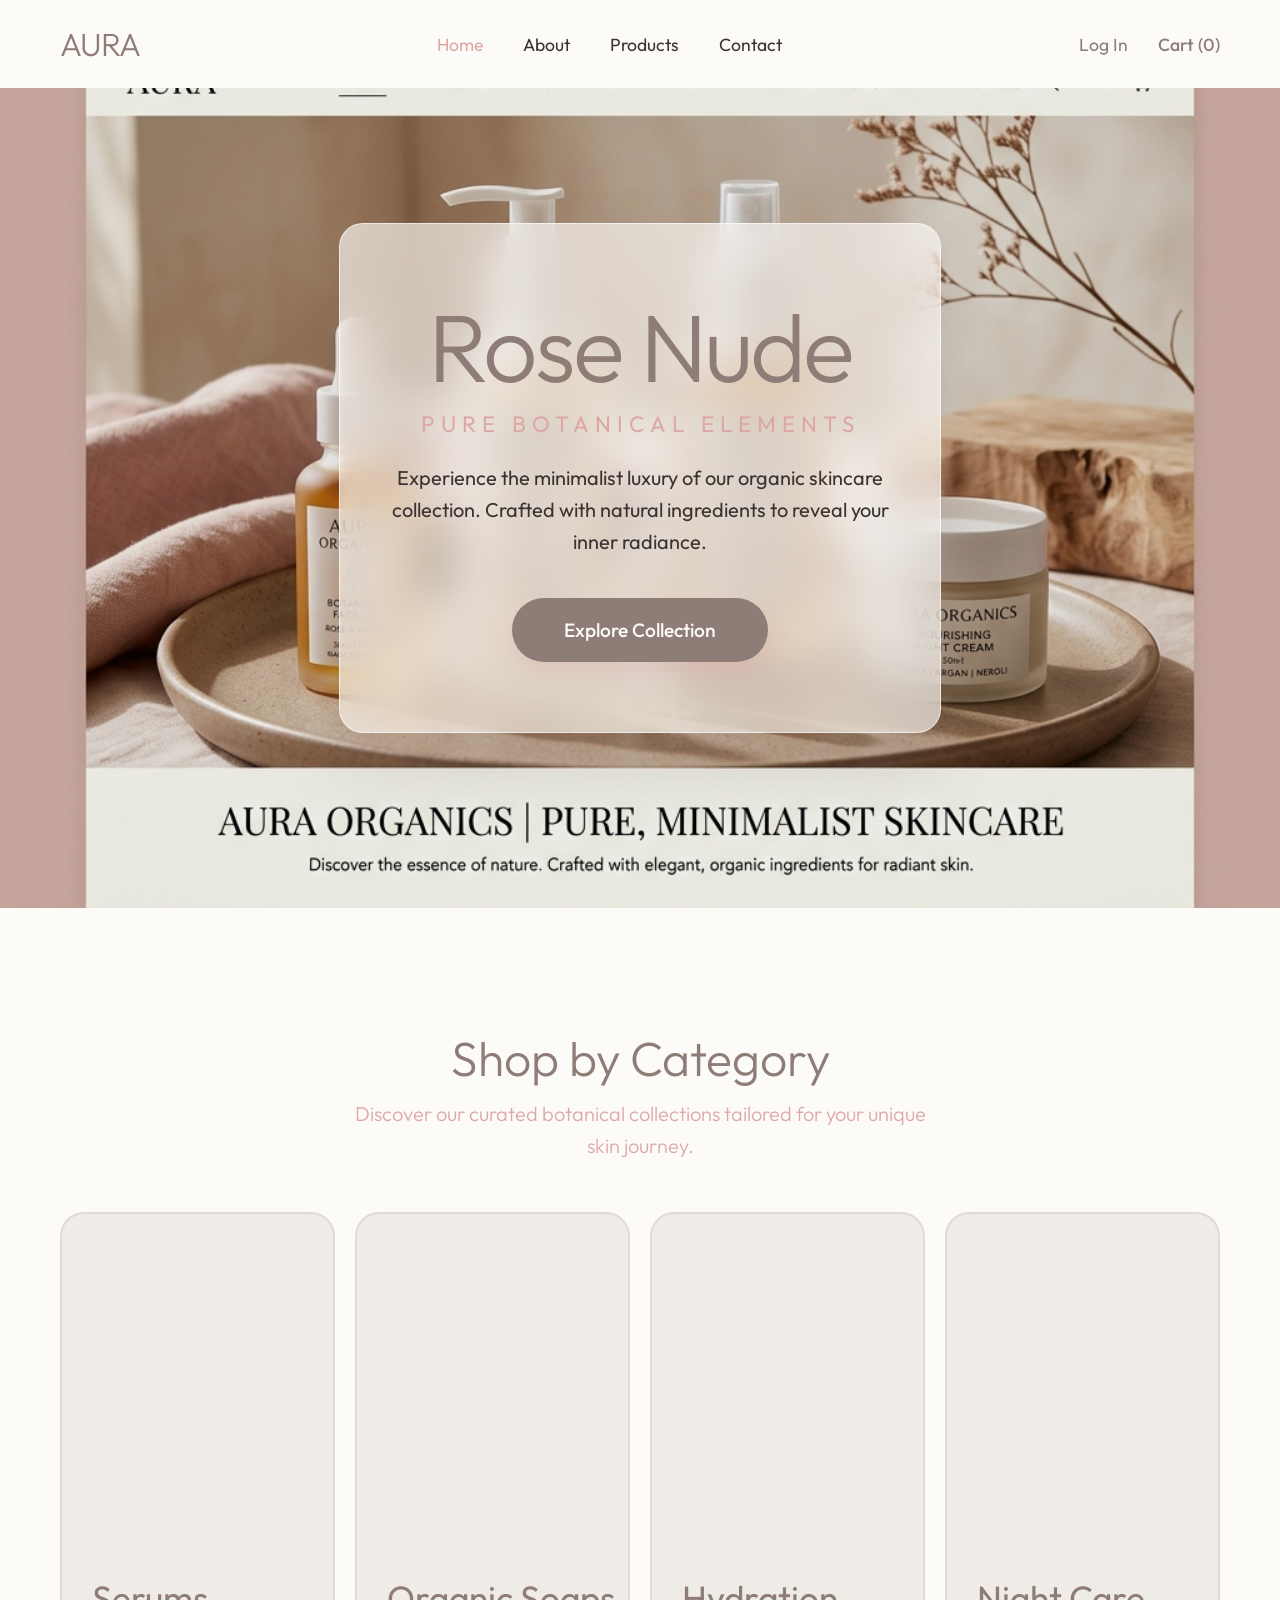
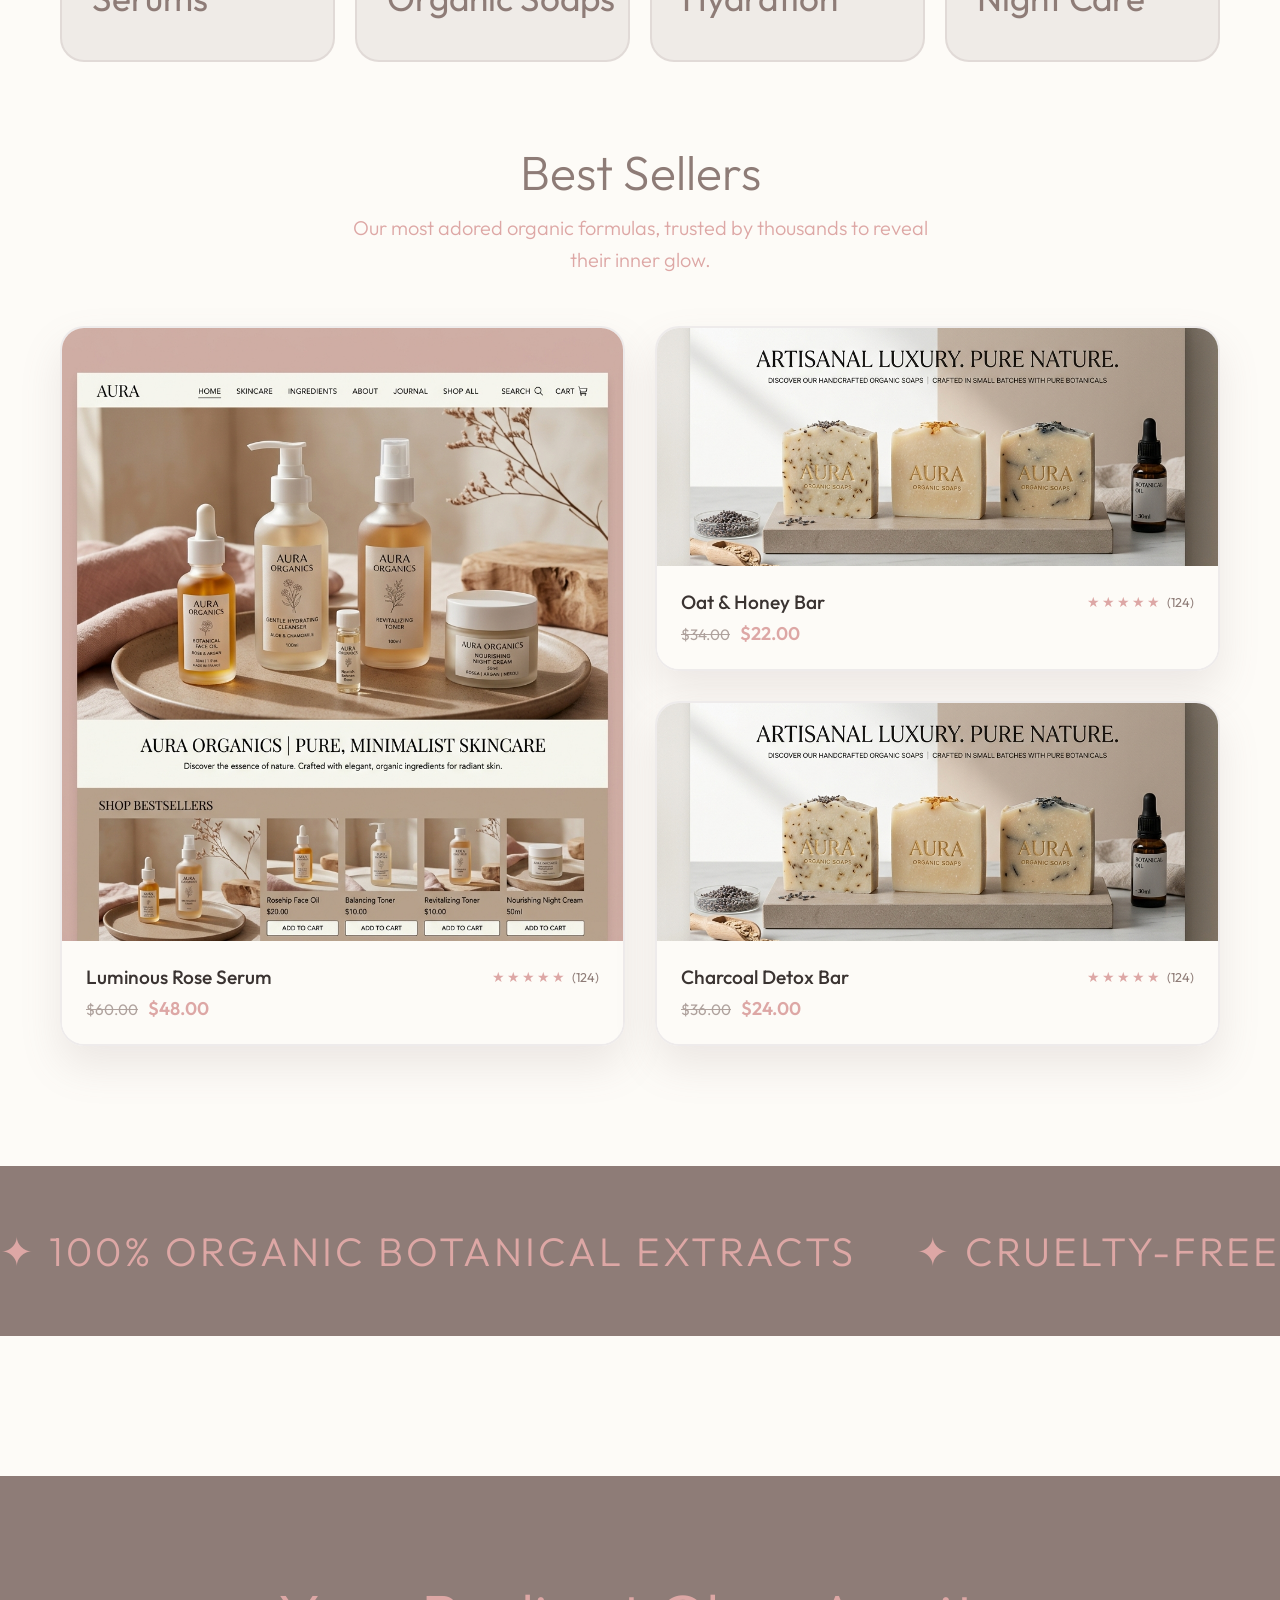
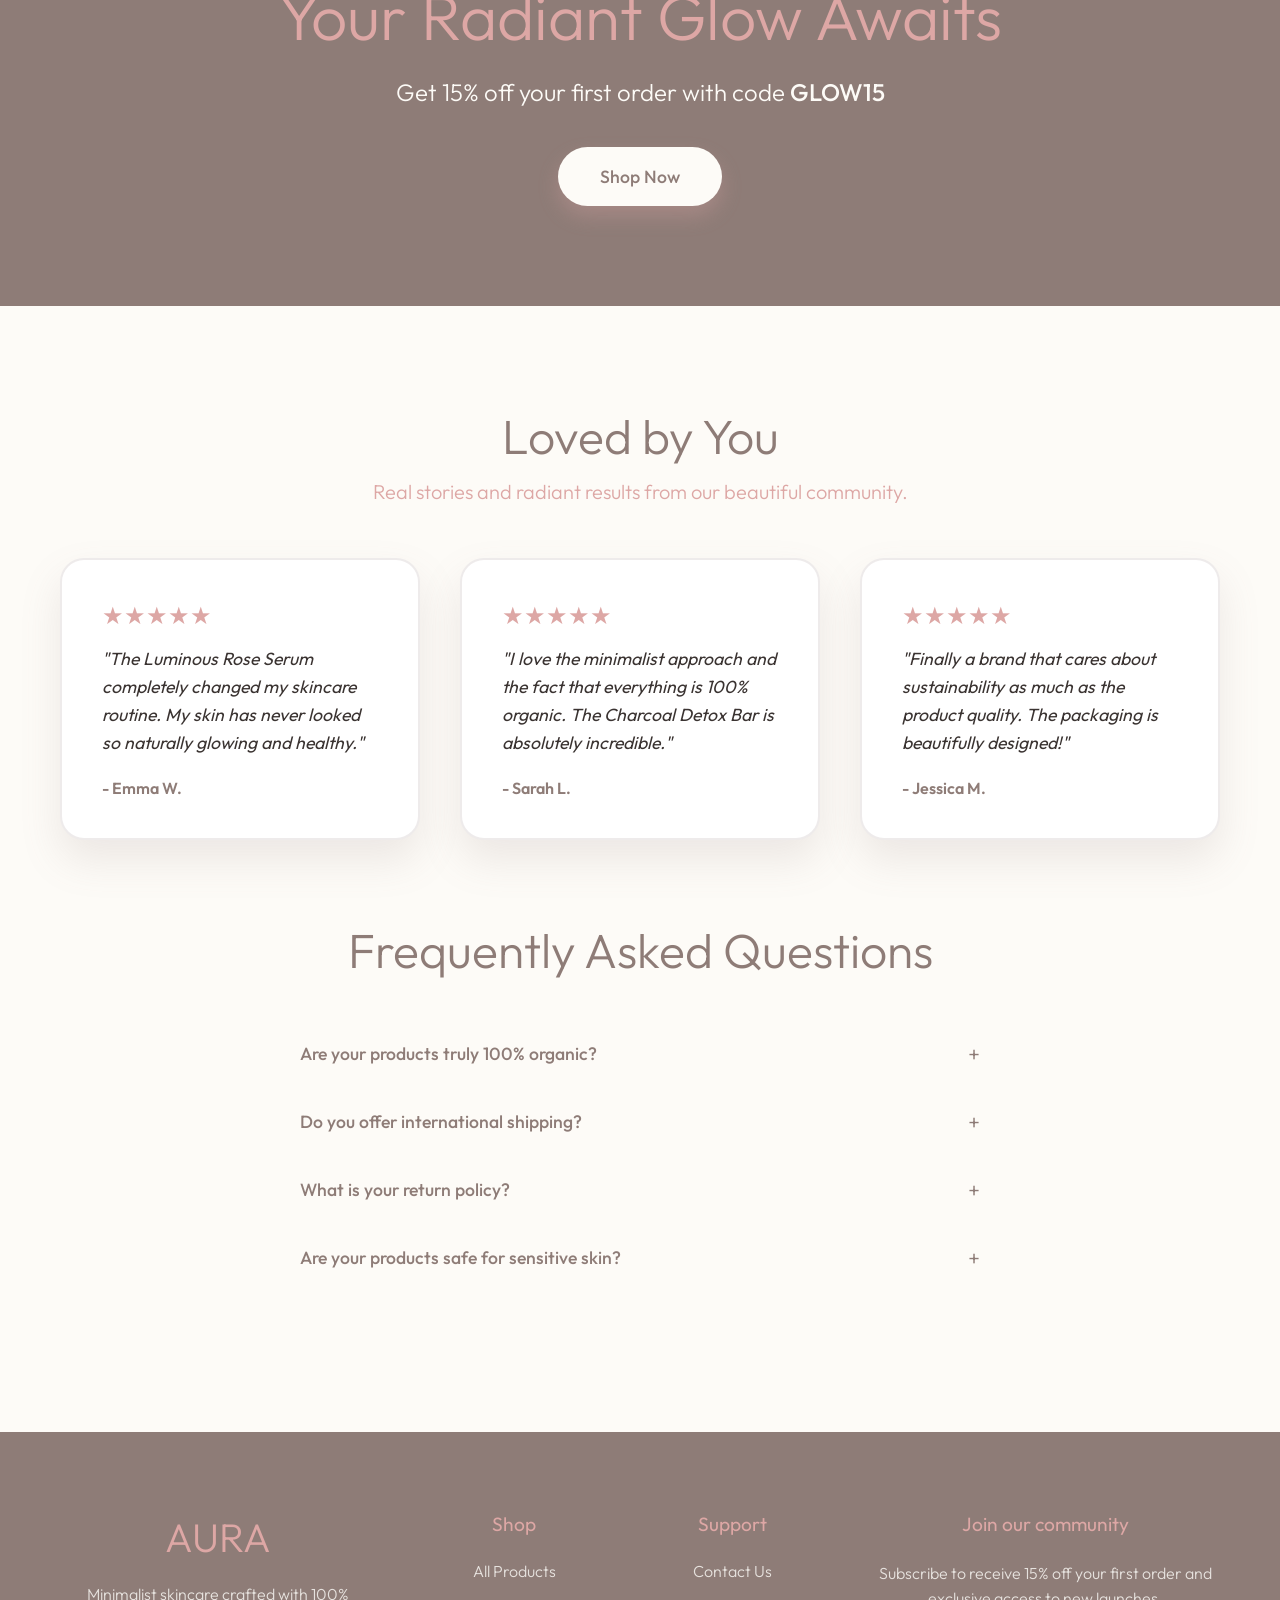
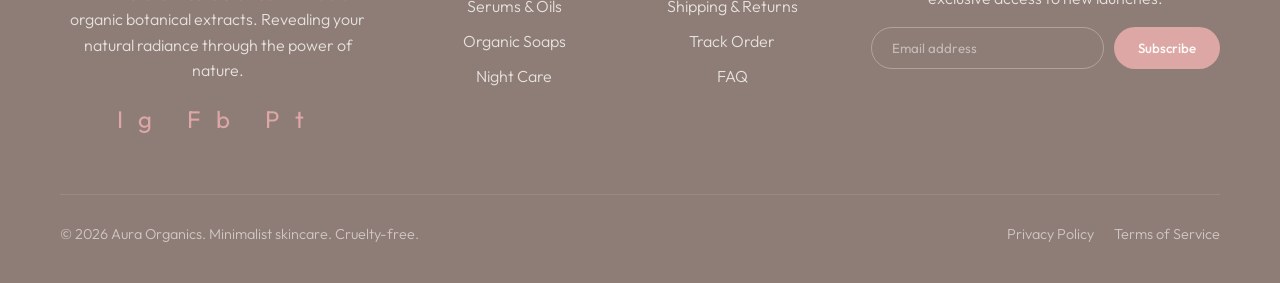
<file: index.html>
<!DOCTYPE html>
<html lang="en">
<head>
    <meta charset="UTF-8">
    <meta name="viewport" content="width=device-width, initial-scale=1.0">
    <title>Rose Nude | Premium Organic Skincare</title>
    <link rel="preconnect" href="https://fonts.googleapis.com">
    <link rel="preconnect" href="https://fonts.gstatic.com" crossorigin>
    <link href="https://fonts.googleapis.com/css2?family=Outfit:wght@300;400;500;600&display=swap" rel="stylesheet">
    <link rel="stylesheet" href="styles.css">
</head>
<body>
    <!-- 1. Header -->
    <nav class="navbar">
        <div class="nav-brand"><a href="index.html">AURA</a></div>
        <ul class="nav-links">
            <li><a href="index.html" style="color: var(--dusty-rose);">Home</a></li>
            <li><a href="about.html">About</a></li>
            <li><a href="products.html">Products</a></li>
            <li><a href="contact.html">Contact</a></li>
        </ul>
        <div style="display: flex; gap: 30px; align-items: center;">
            <a href="login.html" class="nav-cart" style="font-weight: 400;">Log In</a>
            <a href="checkout.html" class="nav-cart">Cart (0)</a>
        </div>
    </nav>

    <!-- 2. Hero Cover -->
    <section class="hero-cover" style="position: relative; height: calc(100vh - 80px); display: flex; align-items: center; justify-content: center; text-align: center; overflow: hidden; margin-bottom: 80px;">
        <div class="hero-bg" style="position: absolute; top: 0; left: 0; width: 100%; height: 100%; z-index: -1;">
            <img src="images/organic_cosmetic_bottles_1779094160746.png" style="width: 100%; height: 100%; object-fit: cover; object-position: center 30%; filter: brightness(0.95);" alt="Modern Cover Background">
        </div>
        
        <div class="hero-content glass-card" style="max-width: 800px; padding: 70px 50px; background: rgba(253, 251, 247, 0.65); backdrop-filter: blur(20px); -webkit-backdrop-filter: blur(20px); border-radius: var(--radius); border: 1px solid rgba(255, 255, 255, 0.6); box-shadow: var(--shadow-hover); margin: 0 20px; transform: translateY(-20px);">
            <h1 style="font-size: 6rem; font-weight: 300; color: var(--warm-taupe); margin-bottom: 10px; letter-spacing: -3px; line-height: 1.1;">Rose Nude</h1>
            <p class="subtitle" style="font-size: 1.4rem; font-weight: 400; color: var(--dusty-rose); margin-bottom: 24px; text-transform: uppercase; letter-spacing: 6px;">Pure Botanical Elements</p>
            <p class="description" style="font-size: 1.25rem; color: var(--text-dark); margin: 0 auto 40px; max-width: 500px; line-height: 1.6;">Experience the minimalist luxury of our organic skincare collection. Crafted with natural ingredients to reveal your inner radiance.</p>
            <a href="products.html" class="cta-button" style="background-color: var(--warm-taupe); color: var(--clean-white); font-size: 1.2rem; padding: 18px 50px;">Explore Collection</a>
        </div>
    </section>

    <!-- 3. Categories (Buttery Accordion) -->
    <section class="categories-section page-container">
        <h2 style="text-align: center; color: var(--warm-taupe); margin-bottom: 10px; font-weight: 300; font-size: 3rem;">Shop by Category</h2>
        <p class="section-subtext">Discover our curated botanical collections tailored for your unique skin journey.</p>
        <div class="category-accordion">
            <div class="acc-panel" onclick="location.href='products.html'">
                <h3>Serums</h3>
                <div class="acc-content"><p>Concentrated active ingredients to naturally illuminate and restore your skin.</p></div>
            </div>
            <div class="acc-panel" onclick="location.href='products.html'">
                <h3>Organic Soaps</h3>
                <div class="acc-content"><p>Handcrafted, cold-pressed soaps infused with pure botanicals and raw honey.</p></div>
            </div>
            <div class="acc-panel" onclick="location.href='products.html'">
                <h3>Hydration</h3>
                <div class="acc-content"><p>Deeply nourishing creams and face oils for a supple, dewy complexion.</p></div>
            </div>
            <div class="acc-panel" onclick="location.href='products.html'">
                <h3>Night Care</h3>
                <div class="acc-content"><p>Revitalizing overnight treatments that work while your skin rests.</p></div>
            </div>
        </div>
    </section>

    <!-- 4. Best Sellers (Bento Grid) -->
    <section class="best-sellers-section page-container">
        <h2 style="text-align: center; color: var(--warm-taupe); margin-bottom: 10px; font-weight: 300; font-size: 3rem;">Best Sellers</h2>
        <p class="section-subtext">Our most adored organic formulas, trusted by thousands to reveal their inner glow.</p>
        <div class="bento-grid home-bento">
            
            <!-- Card 1 -->
            <div class="bento-card card-large" onclick="this.classList.toggle('flipped')">
                <div class="card-inner">
                    <div class="card-front">
                        <div class="image-wrapper">
                            <img src="images/organic_cosmetic_bottles_1779094160746.png" alt="Rose Serum">
                        </div>
                        <div class="card-info">
                            <div class="card-info-header">
                                <h3>Luminous Rose Serum</h3>
                                <div class="card-stars">★★★★★ <span>(124)</span></div>
                            </div>
                            <div class="card-price-group">
                                <del>$60.00</del>
                                <span class="sale-price">$48.00</span>
                            </div>
                        </div>
                    </div>
                    <div class="card-back">
                        <h3>Organic Ingredients</h3>
                        <ul>
                            <li>Damask Rose Extract</li>
                            <li>Cold-pressed Rosehip Oil</li>
                            <li>Vegan Hyaluronic Acid</li>
                            <li>Vitamin E</li>
                        </ul>
                        <a href="product-single.html" class="add-to-cart">View Details</a>
                    </div>
                </div>
            </div>

            <!-- Card 2 -->
            <div class="bento-card card-small" onclick="this.classList.toggle('flipped')">
                <div class="card-inner">
                    <div class="card-front">
                        <div class="image-wrapper">
                            <img src="images/luxury_soap_bars_1779094179620.png" alt="Oat & Honey Soap">
                        </div>
                        <div class="card-info">
                            <div class="card-info-header">
                                <h3>Oat & Honey Bar</h3>
                                <div class="card-stars">★★★★★ <span>(124)</span></div>
                            </div>
                            <div class="card-price-group">
                                <del>$34.00</del>
                                <span class="sale-price">$22.00</span>
                            </div>
                        </div>
                    </div>
                    <div class="card-back">
                        <h3>Organic Ingredients</h3>
                        <ul>
                            <li>Colloidal Oatmeal</li>
                            <li>Raw Manuka Honey</li>
                            <li>Shea Butter</li>
                        </ul>
                        <a href="product-single.html" class="add-to-cart">View Details</a>
                    </div>
                </div>
            </div>

            <!-- Card 3 -->
            <div class="bento-card card-small" onclick="this.classList.toggle('flipped')">
                <div class="card-inner">
                    <div class="card-front">
                        <div class="image-wrapper">
                            <img src="images/luxury_soap_bars_1779094179620.png" alt="Charcoal Soap">
                        </div>
                        <div class="card-info">
                            <div class="card-info-header">
                                <h3>Charcoal Detox Bar</h3>
                                <div class="card-stars">★★★★★ <span>(124)</span></div>
                            </div>
                            <div class="card-price-group">
                                <del>$36.00</del>
                                <span class="sale-price">$24.00</span>
                            </div>
                        </div>
                    </div>
                    <div class="card-back">
                        <h3>Organic Ingredients</h3>
                        <ul>
                            <li>Activated Charcoal</li>
                            <li>Tea Tree Oil</li>
                            <li>Coconut Oil</li>
                        </ul>
                        <a href="product-single.html" class="add-to-cart">View Details</a>
                    </div>
                </div>
            </div>

        </div>
    </section>

    <!-- 5. Trust Badges Marquee -->
    <section class="trust-marquee-section">
        <div class="marquee-track">
            <span class="marquee-item">✦ 100% Organic Botanical Extracts &nbsp;&nbsp;&nbsp; ✦ Cruelty-Free & Vegan &nbsp;&nbsp;&nbsp; ✦ Dermatologist Tested &nbsp;&nbsp;&nbsp; ✦ Sustainable Packaging &nbsp;&nbsp;&nbsp; </span>
            <span class="marquee-item">✦ 100% Organic Botanical Extracts &nbsp;&nbsp;&nbsp; ✦ Cruelty-Free & Vegan &nbsp;&nbsp;&nbsp; ✦ Dermatologist Tested &nbsp;&nbsp;&nbsp; ✦ Sustainable Packaging &nbsp;&nbsp;&nbsp; </span>
        </div>
    </section>

    <!-- 6. Promo Banner -->
    <section class="promo-banner" style="background-color: var(--warm-taupe); color: var(--clean-white); padding: 100px 20px; text-align: center; margin: 60px 0;">
        <h2 style="font-size: 4rem; font-weight: 300; margin-bottom: 20px; color: var(--dusty-rose);">Your Radiant Glow Awaits</h2>
        <p style="font-size: 1.5rem; margin-bottom: 40px; font-weight: 300;">Get 15% off your first order with code <strong style="color: var(--clean-white); font-weight: 500;">GLOW15</strong></p>
        <a href="products.html" class="cta-button" style="background-color: var(--clean-white); color: var(--warm-taupe);">Shop Now</a>
    </section>

    <!-- 7. Reviews -->
    <section class="reviews-section page-container">
        <h2 style="text-align: center; color: var(--warm-taupe); margin-bottom: 10px; font-weight: 300; font-size: 3rem;">Loved by You</h2>
        <p class="section-subtext">Real stories and radiant results from our beautiful community.</p>
        <div class="reviews-grid" style="display: grid; grid-template-columns: repeat(3, 1fr); gap: 40px;">
            <div class="review-card">
                <div class="stars" style="color: var(--dusty-rose); margin-bottom: 15px; font-size: 1.5rem;">★★★★★</div>
                <p>"The Luminous Rose Serum completely changed my skincare routine. My skin has never looked so naturally glowing and healthy."</p>
                <span class="author">- Emma W.</span>
            </div>
            <div class="review-card">
                <div class="stars" style="color: var(--dusty-rose); margin-bottom: 15px; font-size: 1.5rem;">★★★★★</div>
                <p>"I love the minimalist approach and the fact that everything is 100% organic. The Charcoal Detox Bar is absolutely incredible."</p>
                <span class="author">- Sarah L.</span>
            </div>
            <div class="review-card">
                <div class="stars" style="color: var(--dusty-rose); margin-bottom: 15px; font-size: 1.5rem;">★★★★★</div>
                <p>"Finally a brand that cares about sustainability as much as the product quality. The packaging is beautifully designed!"</p>
                <span class="author">- Jessica M.</span>
            </div>
        </div>
    </section>

    <!-- 8. Footer -->
    <!-- Global FAQ -->
    <section class="global-faq-section page-container fade-up">
        <h2 class="page-title" style="margin-bottom: 40px; font-size: 3rem;">Frequently Asked Questions</h2>
        <div class="vertical-accordion">
            <div class="accordion-item">
                <button class="accordion-header" onclick="toggleAccordion(this)">
                    Are your products truly 100% organic? <span class="icon">+</span>
                </button>
                <div class="accordion-content">
                    <p>Yes. Every botanical extract, oil, and butter we use is certified organic, sourced from sustainable farms without the use of pesticides or synthetic fertilizers.</p>
                </div>
            </div>
            <div class="accordion-item">
                <button class="accordion-header" onclick="toggleAccordion(this)">
                    Do you offer international shipping? <span class="icon">+</span>
                </button>
                <div class="accordion-content">
                    <p>We currently ship to the US, Canada, UK, and select countries in the EU. International shipping rates are calculated at checkout.</p>
                </div>
            </div>
            <div class="accordion-item">
                <button class="accordion-header" onclick="toggleAccordion(this)">
                    What is your return policy? <span class="icon">+</span>
                </button>
                <div class="accordion-content">
                    <p>We offer a 30-day money-back guarantee. If you are not completely satisfied with your Aura Organics purchase, simply return the gently used product for a full refund.</p>
                </div>
            </div>
            <div class="accordion-item">
                <button class="accordion-header" onclick="toggleAccordion(this)">
                    Are your products safe for sensitive skin? <span class="icon">+</span>
                </button>
                <div class="accordion-content">
                    <p>Absolutely. Our minimalist approach means we formulate without harsh chemicals, synthetic fragrances, or common irritants, making our collection ideal for sensitive skin.</p>
                </div>
            </div>
        </div>
    </section>

    <!-- Global Footer -->
    <footer class="global-footer fade-up">
        <div class="footer-container">
            <div class="footer-col brand-col">
                <h2>AURA</h2>
                <p>Minimalist skincare crafted with 100% organic botanical extracts. Revealing your natural radiance through the power of nature.</p>
                <div style="font-size: 1.5rem; letter-spacing: 15px; margin-top: 20px;">
                    <a href="#" style="color: var(--dusty-rose); text-decoration: none;">Ig</a>
                    <a href="#" style="color: var(--dusty-rose); text-decoration: none;">Fb</a>
                    <a href="#" style="color: var(--dusty-rose); text-decoration: none;">Pt</a>
                </div>
            </div>
            <div class="footer-col">
                <h3>Shop</h3>
                <ul>
                    <li><a href="products.html">All Products</a></li>
                    <li><a href="products.html">Serums & Oils</a></li>
                    <li><a href="products.html">Organic Soaps</a></li>
                    <li><a href="products.html">Night Care</a></li>
                </ul>
            </div>
            <div class="footer-col">
                <h3>Support</h3>
                <ul>
                    <li><a href="contact.html">Contact Us</a></li>
                    <li><a href="#">Shipping & Returns</a></li>
                    <li><a href="#">Track Order</a></li>
                    <li><a href="#">FAQ</a></li>
                </ul>
            </div>
            <div class="footer-col newsletter-col">
                <h3>Join our community</h3>
                <p style="margin-bottom: 15px;">Subscribe to receive 15% off your first order and exclusive access to new launches.</p>
                <div class="newsletter-form">
                    <input type="email" placeholder="Email address">
                    <button type="button" onclick="alert('Subscribed successfully!')">Subscribe</button>
                </div>
            </div>
        </div>
        <div class="footer-bottom">
            <div>&copy; 2026 Aura Organics. Minimalist skincare. Cruelty-free.</div>
            <div style="display: flex; gap: 20px;">
                <a href="#" style="color: inherit; text-decoration: none;">Privacy Policy</a>
                <a href="#" style="color: inherit; text-decoration: none;">Terms of Service</a>
            </div>
        </div>
    </footer>

    <script src="script.js"></script>
</body>
</html>
</file>
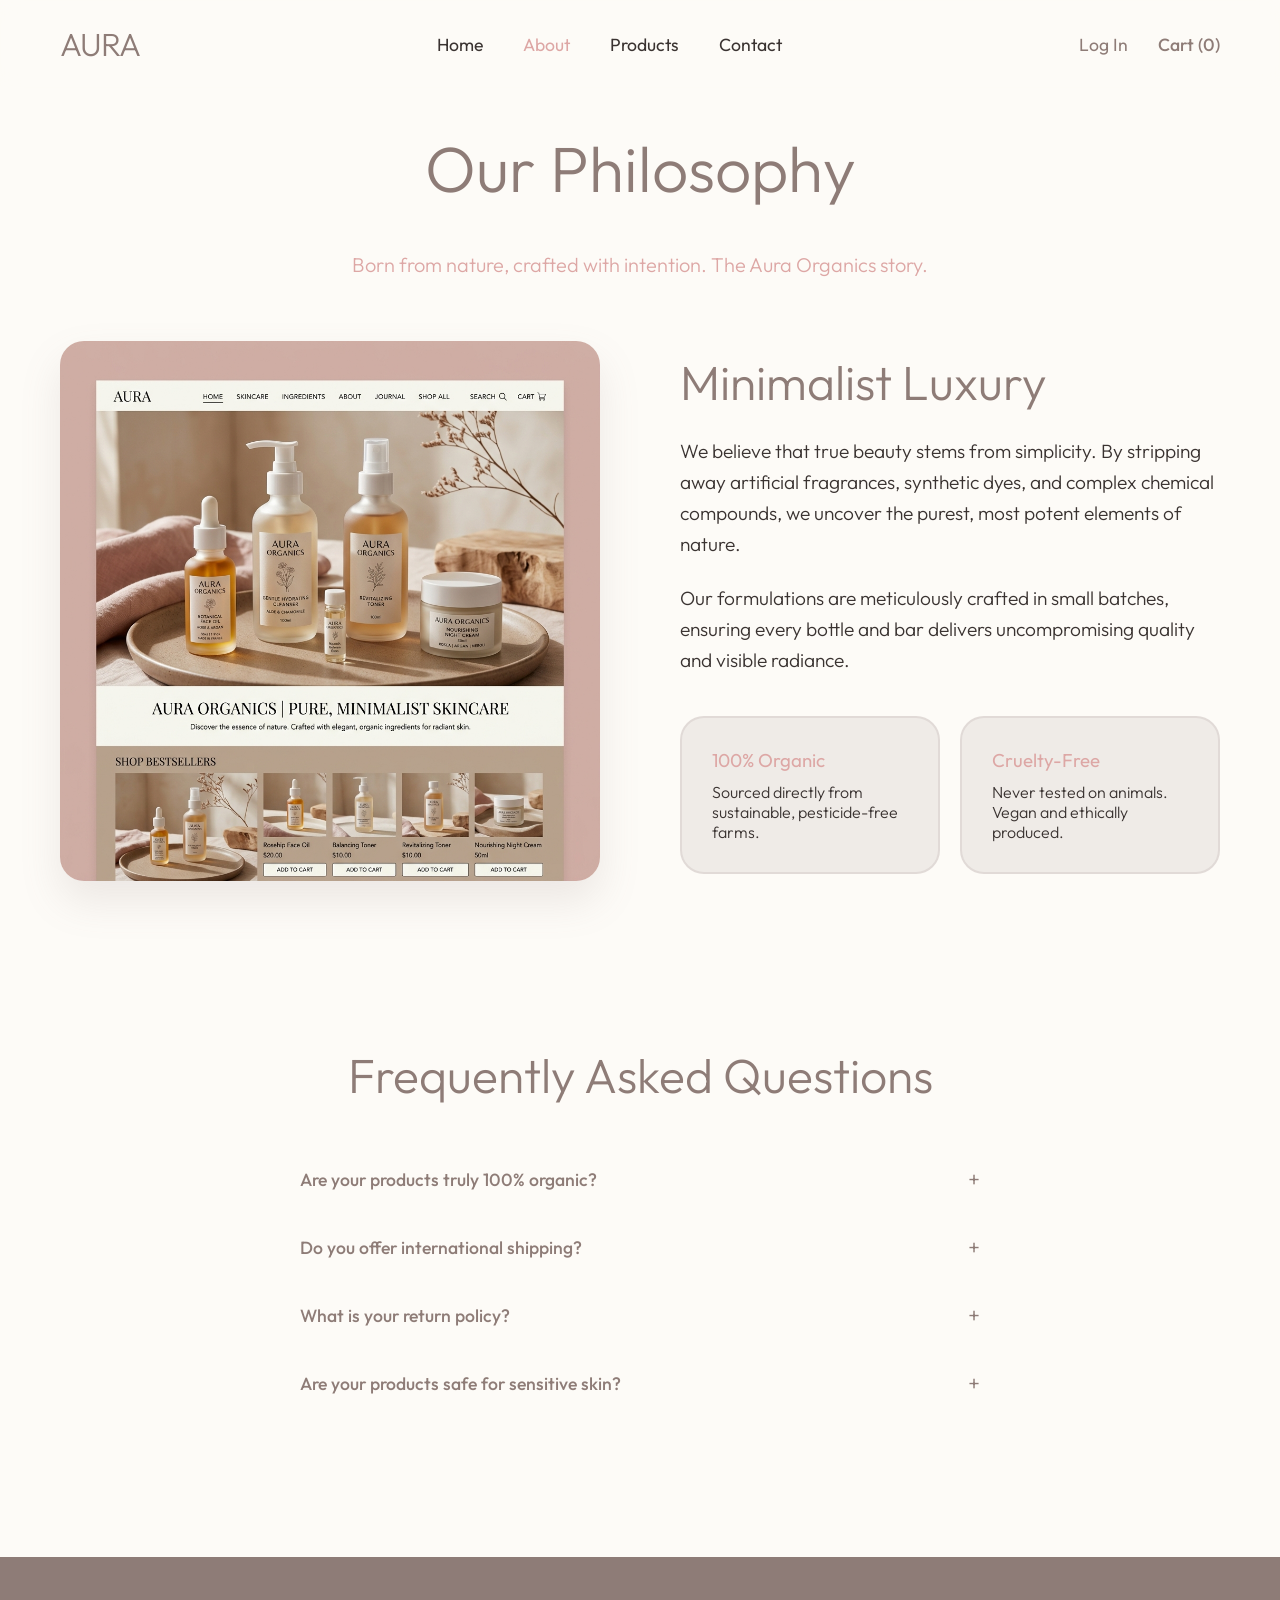
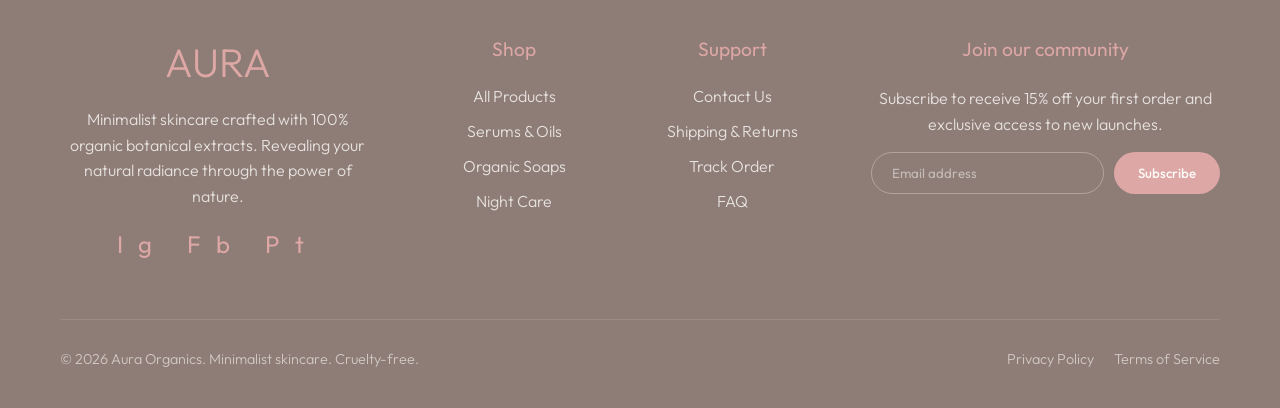
<file: about.html>
<!DOCTYPE html>
<html lang="en">
<head>
    <meta charset="UTF-8">
    <meta name="viewport" content="width=device-width, initial-scale=1.0">
    <title>About Us | Rose Nude</title>
    <link href="https://fonts.googleapis.com/css2?family=Outfit:wght@300;400;500;600&display=swap" rel="stylesheet">
    <link rel="stylesheet" href="styles.css">
</head>
<body>
    <nav class="navbar">
        <div class="nav-brand"><a href="index.html">AURA</a></div>
        <ul class="nav-links">
            <li><a href="index.html">Home</a></li>
            <li><a href="about.html" style="color: var(--dusty-rose);">About</a></li>
            <li><a href="products.html">Products</a></li>
            <li><a href="contact.html">Contact</a></li>
        </ul>
        <div style="display: flex; gap: 30px; align-items: center;">
            <a href="login.html" class="nav-cart" style="font-weight: 400;">Log In</a>
            <a href="checkout.html" class="nav-cart">Cart (0)</a>
        </div>
    </nav>

    <div class="page-container">
        <h1 class="page-title fade-up">Our Philosophy</h1>
        <p class="section-subtext fade-up">Born from nature, crafted with intention. The Aura Organics story.</p>
        
        <div class="split-layout fade-up" style="min-height: auto; margin-top: 60px; gap: 80px; align-items: center; padding: 0;">
            <div style="flex: 1;">
                <img src="images/organic_cosmetic_bottles_1779094160746.png" style="width: 100%; border-radius: var(--radius); box-shadow: var(--shadow-soft);" alt="Aura Philosophy">
            </div>
            <div style="flex: 1;">
                <h2 style="font-size: 3rem; font-weight: 300; color: var(--warm-taupe); margin-bottom: 24px;">Minimalist Luxury</h2>
                <p style="font-size: 1.2rem; line-height: 1.6; margin-bottom: 24px; font-weight: 300;">We believe that true beauty stems from simplicity. By stripping away artificial fragrances, synthetic dyes, and complex chemical compounds, we uncover the purest, most potent elements of nature.</p>
                <p style="font-size: 1.2rem; line-height: 1.6; margin-bottom: 40px; font-weight: 300;">Our formulations are meticulously crafted in small batches, ensuring every bottle and bar delivers uncompromising quality and visible radiance.</p>
                
                <div style="display: grid; grid-template-columns: 1fr 1fr; gap: 20px;">
                    <div style="background: #EFEBE7; padding: 30px; border-radius: var(--radius); border: var(--border-soft);">
                        <h3 style="color: var(--dusty-rose); margin-bottom: 10px; font-weight: 400;">100% Organic</h3>
                        <p style="font-weight: 300;">Sourced directly from sustainable, pesticide-free farms.</p>
                    </div>
                    <div style="background: #EFEBE7; padding: 30px; border-radius: var(--radius); border: var(--border-soft);">
                        <h3 style="color: var(--dusty-rose); margin-bottom: 10px; font-weight: 400;">Cruelty-Free</h3>
                        <p style="font-weight: 300;">Never tested on animals. Vegan and ethically produced.</p>
                    </div>
                </div>
            </div>
        </div>
    </div>

    <!-- Global FAQ -->
    <section class="global-faq-section page-container fade-up" style="margin-top: 80px;">
        <h2 class="page-title" style="margin-bottom: 40px; font-size: 3rem;">Frequently Asked Questions</h2>
        <div class="vertical-accordion">
            <div class="accordion-item">
                <button class="accordion-header" onclick="toggleAccordion(this)">
                    Are your products truly 100% organic? <span class="icon">+</span>
                </button>
                <div class="accordion-content">
                    <p>Yes. Every botanical extract, oil, and butter we use is certified organic, sourced from sustainable farms without the use of pesticides or synthetic fertilizers.</p>
                </div>
            </div>
            <div class="accordion-item">
                <button class="accordion-header" onclick="toggleAccordion(this)">
                    Do you offer international shipping? <span class="icon">+</span>
                </button>
                <div class="accordion-content">
                    <p>We currently ship to the US, Canada, UK, and select countries in the EU. International shipping rates are calculated at checkout.</p>
                </div>
            </div>
            <div class="accordion-item">
                <button class="accordion-header" onclick="toggleAccordion(this)">
                    What is your return policy? <span class="icon">+</span>
                </button>
                <div class="accordion-content">
                    <p>We offer a 30-day money-back guarantee. If you are not completely satisfied with your Aura Organics purchase, simply return the gently used product for a full refund.</p>
                </div>
            </div>
            <div class="accordion-item">
                <button class="accordion-header" onclick="toggleAccordion(this)">
                    Are your products safe for sensitive skin? <span class="icon">+</span>
                </button>
                <div class="accordion-content">
                    <p>Absolutely. Our minimalist approach means we formulate without harsh chemicals, synthetic fragrances, or common irritants, making our collection ideal for sensitive skin.</p>
                </div>
            </div>
        </div>
    </section>

    <!-- Global Footer -->
    <footer class="global-footer fade-up">
        <div class="footer-container">
            <div class="footer-col brand-col">
                <h2>AURA</h2>
                <p>Minimalist skincare crafted with 100% organic botanical extracts. Revealing your natural radiance through the power of nature.</p>
                <div style="font-size: 1.5rem; letter-spacing: 15px; margin-top: 20px;">
                    <a href="#" style="color: var(--dusty-rose); text-decoration: none;">Ig</a>
                    <a href="#" style="color: var(--dusty-rose); text-decoration: none;">Fb</a>
                    <a href="#" style="color: var(--dusty-rose); text-decoration: none;">Pt</a>
                </div>
            </div>
            <div class="footer-col">
                <h3>Shop</h3>
                <ul>
                    <li><a href="products.html">All Products</a></li>
                    <li><a href="products.html">Serums & Oils</a></li>
                    <li><a href="products.html">Organic Soaps</a></li>
                    <li><a href="products.html">Night Care</a></li>
                </ul>
            </div>
            <div class="footer-col">
                <h3>Support</h3>
                <ul>
                    <li><a href="contact.html">Contact Us</a></li>
                    <li><a href="#">Shipping & Returns</a></li>
                    <li><a href="#">Track Order</a></li>
                    <li><a href="#">FAQ</a></li>
                </ul>
            </div>
            <div class="footer-col newsletter-col">
                <h3>Join our community</h3>
                <p style="margin-bottom: 15px;">Subscribe to receive 15% off your first order and exclusive access to new launches.</p>
                <div class="newsletter-form">
                    <input type="email" placeholder="Email address">
                    <button type="button" onclick="alert('Subscribed successfully!')">Subscribe</button>
                </div>
            </div>
        </div>
        <div class="footer-bottom">
            <div>&copy; 2026 Aura Organics. Minimalist skincare. Cruelty-free.</div>
            <div style="display: flex; gap: 20px;">
                <a href="#" style="color: inherit; text-decoration: none;">Privacy Policy</a>
                <a href="#" style="color: inherit; text-decoration: none;">Terms of Service</a>
            </div>
        </div>
    </footer>

    <script src="script.js"></script>
</body>
</html>
</file>
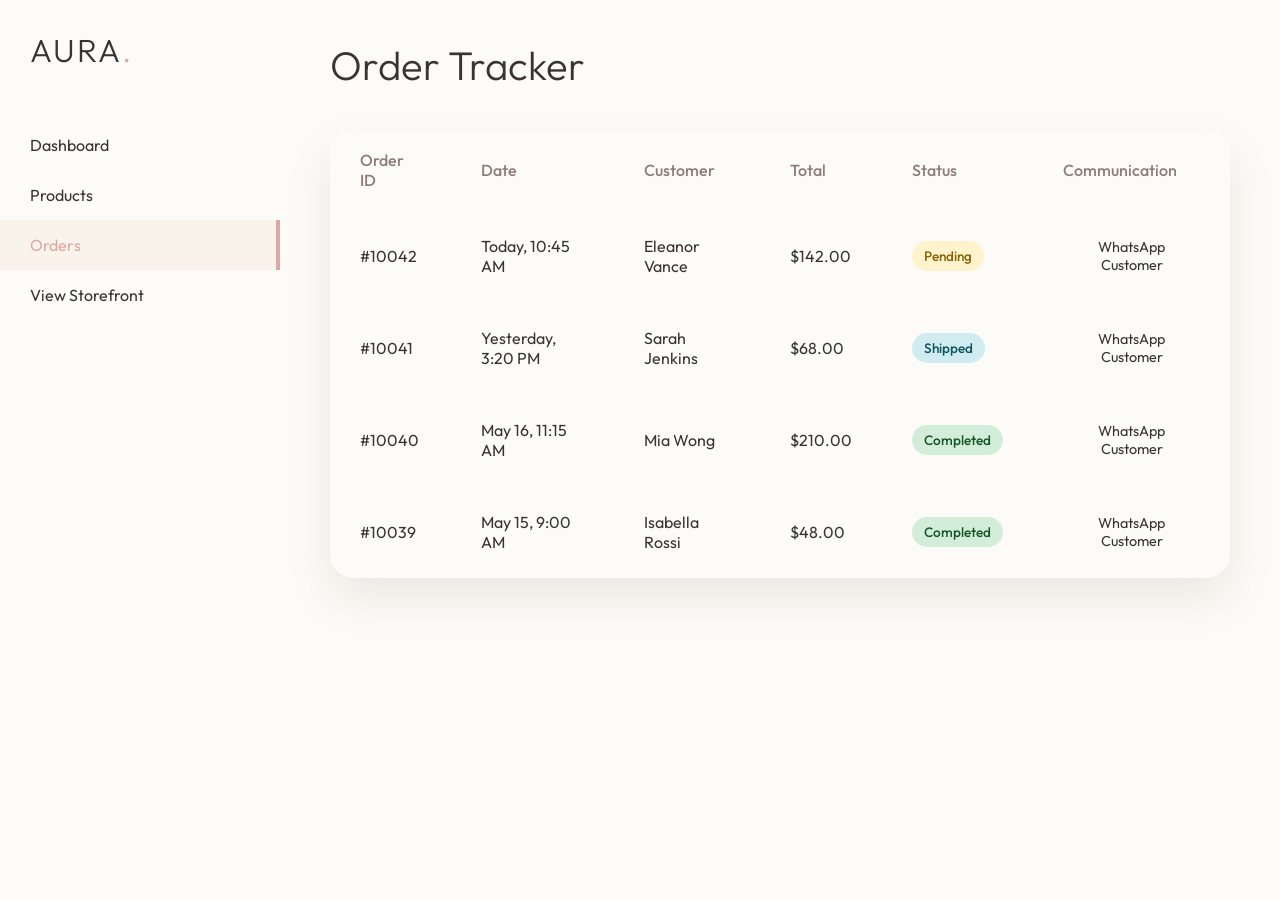
<file: admin-orders.html>
<!DOCTYPE html>
<html lang="en">
<head>
    <meta charset="UTF-8">
    <meta name="viewport" content="width=device-width, initial-scale=1.0">
    <title>Orders | Rose Nude Admin</title>
    <link href="https://fonts.googleapis.com/css2?family=Outfit:wght@300;400;500;600&display=swap" rel="stylesheet">
    <link rel="stylesheet" href="styles.css">
</head>
<body class="admin-body">

    <div class="admin-layout">
        <!-- Sidebar -->
        <aside class="admin-sidebar">
            <a href="admin.html" class="admin-brand">AURA<span>.</span></a>
            <ul class="admin-nav">
                <li><a href="admin.html">Dashboard</a></li>
                <li><a href="admin-products.html">Products</a></li>
                <li><a href="admin-orders.html" class="active">Orders</a></li>
                <li><a href="index.html" style="margin-top: auto; border-top: 1px solid var(--border-soft);">View Storefront</a></li>
            </ul>
        </aside>

        <!-- Main Content -->
        <main class="admin-main">
            <div class="admin-header fade-up">
                <h1 class="admin-title">Order Tracker</h1>
            </div>

            <!-- Orders Table -->
            <div class="admin-table-container fade-up" style="transition-delay: 0.1s;">
                <table class="admin-table">
                    <thead>
                        <tr>
                            <th>Order ID</th>
                            <th>Date</th>
                            <th>Customer</th>
                            <th>Total</th>
                            <th>Status</th>
                            <th>Communication</th>
                        </tr>
                    </thead>
                    <tbody>
                        <tr>
                            <td>#10042</td>
                            <td>Today, 10:45 AM</td>
                            <td>Eleanor Vance</td>
                            <td>$142.00</td>
                            <td><span class="status-badge status-pending">Pending</span></td>
                            <td>
                                <button class="action-btn" onclick="alert('Customer WhatsApp: +1 (555) 019-2847\n\nOpening WhatsApp Web...')">WhatsApp Customer</button>
                            </td>
                        </tr>
                        <tr>
                            <td>#10041</td>
                            <td>Yesterday, 3:20 PM</td>
                            <td>Sarah Jenkins</td>
                            <td>$68.00</td>
                            <td><span class="status-badge status-shipped">Shipped</span></td>
                            <td>
                                <button class="action-btn" onclick="alert('Customer WhatsApp: +1 (555) 837-1123\n\nOpening WhatsApp Web...')">WhatsApp Customer</button>
                            </td>
                        </tr>
                        <tr>
                            <td>#10040</td>
                            <td>May 16, 11:15 AM</td>
                            <td>Mia Wong</td>
                            <td>$210.00</td>
                            <td><span class="status-badge status-completed">Completed</span></td>
                            <td>
                                <button class="action-btn" onclick="alert('Customer WhatsApp: +44 7700 900077\n\nOpening WhatsApp Web...')">WhatsApp Customer</button>
                            </td>
                        </tr>
                        <tr>
                            <td>#10039</td>
                            <td>May 15, 9:00 AM</td>
                            <td>Isabella Rossi</td>
                            <td>$48.00</td>
                            <td><span class="status-badge status-completed">Completed</span></td>
                            <td>
                                <button class="action-btn" onclick="alert('Customer WhatsApp: +39 339 123 4567\n\nOpening WhatsApp Web...')">WhatsApp Customer</button>
                            </td>
                        </tr>
                    </tbody>
                </table>
            </div>
        </main>
    </div>

    <script src="script.js"></script>
    <script>
        document.addEventListener("DOMContentLoaded", () => {
            const elements = document.querySelectorAll('.fade-up');
            elements.forEach(el => el.classList.add('visible'));
        });
    </script>
</body>
</html>
</file>
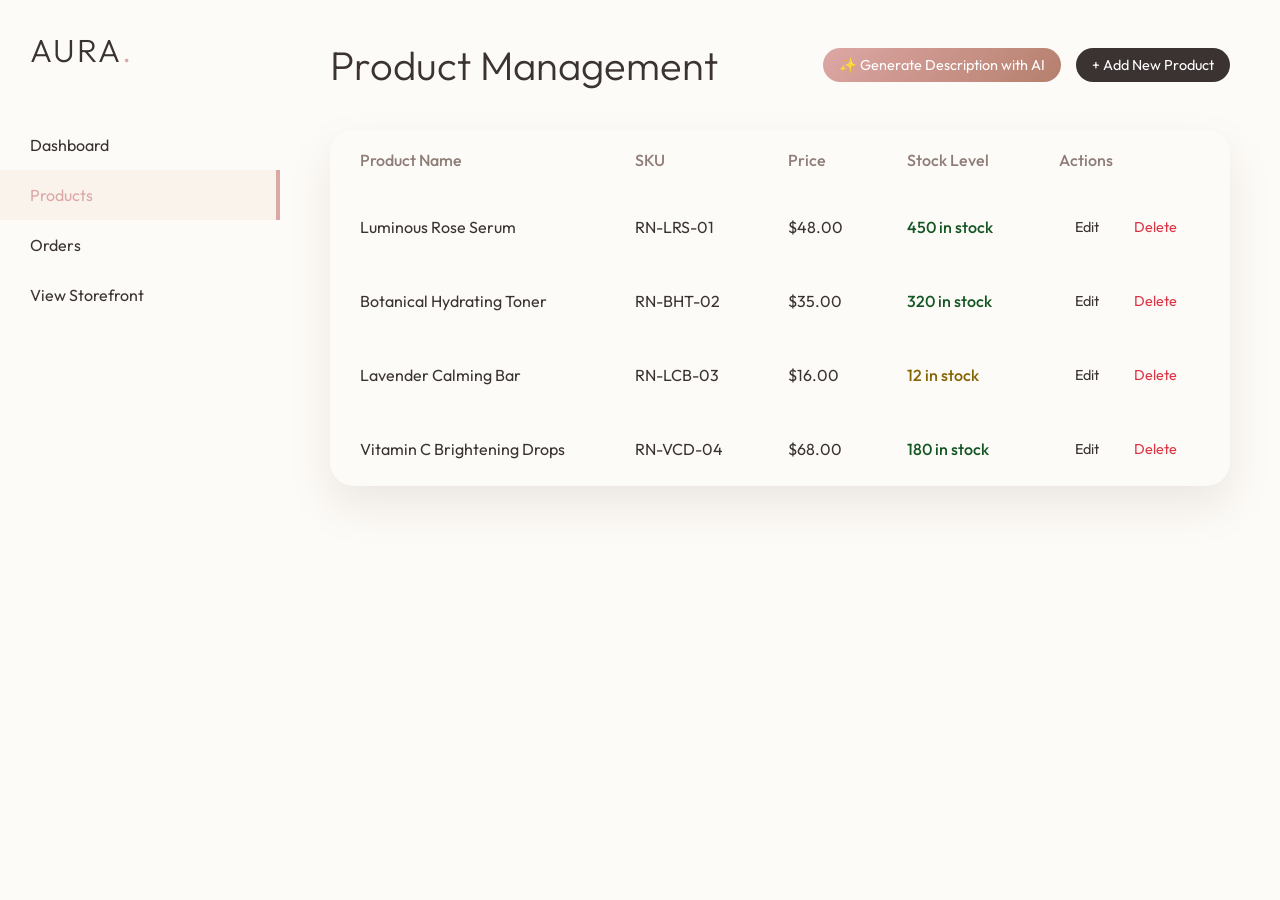
<file: admin-products.html>
<!DOCTYPE html>
<html lang="en">
<head>
    <meta charset="UTF-8">
    <meta name="viewport" content="width=device-width, initial-scale=1.0">
    <title>Products | Rose Nude Admin</title>
    <link href="https://fonts.googleapis.com/css2?family=Outfit:wght@300;400;500;600&display=swap" rel="stylesheet">
    <link rel="stylesheet" href="styles.css">
</head>
<body class="admin-body">

    <div class="admin-layout">
        <!-- Sidebar -->
        <aside class="admin-sidebar">
            <a href="admin.html" class="admin-brand">AURA<span>.</span></a>
            <ul class="admin-nav">
                <li><a href="admin.html">Dashboard</a></li>
                <li><a href="admin-products.html" class="active">Products</a></li>
                <li><a href="admin-orders.html">Orders</a></li>
                <li><a href="index.html" style="margin-top: auto; border-top: 1px solid var(--border-soft);">View Storefront</a></li>
            </ul>
        </aside>

        <!-- Main Content -->
        <main class="admin-main">
            <div class="admin-header fade-up">
                <h1 class="admin-title">Product Management</h1>
                <div style="display: flex; gap: 15px;">
                    <button class="action-btn ai-btn" onclick="alert('Connecting to AI processing pipeline... Generated SEO optimized description successfully!')">✨ Generate Description with AI</button>
                    <button class="action-btn" style="background-color: var(--text-dark); color: white; border-color: var(--text-dark);">+ Add New Product</button>
                </div>
            </div>

            <!-- Products Table -->
            <div class="admin-table-container fade-up" style="transition-delay: 0.1s;">
                <table class="admin-table">
                    <thead>
                        <tr>
                            <th>Product Name</th>
                            <th>SKU</th>
                            <th>Price</th>
                            <th>Stock Level</th>
                            <th>Actions</th>
                        </tr>
                    </thead>
                    <tbody>
                        <tr>
                            <td>Luminous Rose Serum</td>
                            <td>RN-LRS-01</td>
                            <td>$48.00</td>
                            <td><span style="color: #155724; font-weight: 500;">450 in stock</span></td>
                            <td>
                                <button class="action-btn">Edit</button>
                                <button class="action-btn" style="color: #dc3545; border-color: #dc3545;">Delete</button>
                            </td>
                        </tr>
                        <tr>
                            <td>Botanical Hydrating Toner</td>
                            <td>RN-BHT-02</td>
                            <td>$35.00</td>
                            <td><span style="color: #155724; font-weight: 500;">320 in stock</span></td>
                            <td>
                                <button class="action-btn">Edit</button>
                                <button class="action-btn" style="color: #dc3545; border-color: #dc3545;">Delete</button>
                            </td>
                        </tr>
                        <tr>
                            <td>Lavender Calming Bar</td>
                            <td>RN-LCB-03</td>
                            <td>$16.00</td>
                            <td><span style="color: #856404; font-weight: 500;">12 in stock</span></td>
                            <td>
                                <button class="action-btn">Edit</button>
                                <button class="action-btn" style="color: #dc3545; border-color: #dc3545;">Delete</button>
                            </td>
                        </tr>
                        <tr>
                            <td>Vitamin C Brightening Drops</td>
                            <td>RN-VCD-04</td>
                            <td>$68.00</td>
                            <td><span style="color: #155724; font-weight: 500;">180 in stock</span></td>
                            <td>
                                <button class="action-btn">Edit</button>
                                <button class="action-btn" style="color: #dc3545; border-color: #dc3545;">Delete</button>
                            </td>
                        </tr>
                    </tbody>
                </table>
            </div>
        </main>
    </div>

    <script src="script.js"></script>
    <script>
        document.addEventListener("DOMContentLoaded", () => {
            const elements = document.querySelectorAll('.fade-up');
            elements.forEach(el => el.classList.add('visible'));
        });
    </script>
</body>
</html>
</file>
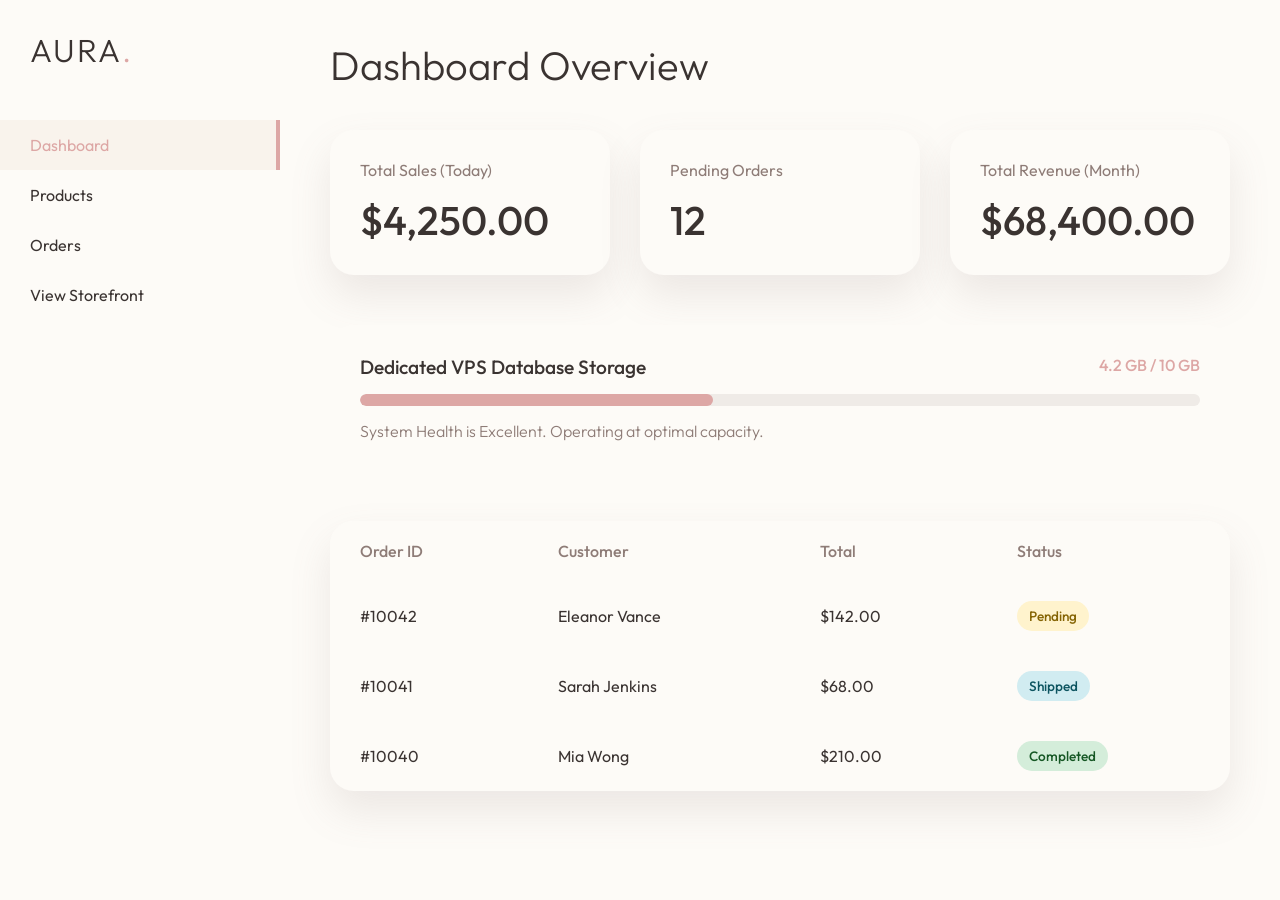
<file: admin.html>
<!DOCTYPE html>
<html lang="en">
<head>
    <meta charset="UTF-8">
    <meta name="viewport" content="width=device-width, initial-scale=1.0">
    <title>Admin Dashboard | Rose Nude</title>
    <link href="https://fonts.googleapis.com/css2?family=Outfit:wght@300;400;500;600&display=swap" rel="stylesheet">
    <link rel="stylesheet" href="styles.css">
</head>
<body class="admin-body">

    <div class="admin-layout">
        <!-- Sidebar -->
        <aside class="admin-sidebar">
            <a href="admin.html" class="admin-brand">AURA<span>.</span></a>
            <ul class="admin-nav">
                <li><a href="admin.html" class="active">Dashboard</a></li>
                <li><a href="admin-products.html">Products</a></li>
                <li><a href="admin-orders.html">Orders</a></li>
                <li><a href="index.html" style="margin-top: auto; border-top: 1px solid var(--border-soft);">View Storefront</a></li>
            </ul>
        </aside>

        <!-- Main Content -->
        <main class="admin-main">
            <div class="admin-header fade-up">
                <h1 class="admin-title">Dashboard Overview</h1>
            </div>

            <!-- Metrics -->
            <div class="admin-metrics fade-up" style="transition-delay: 0.1s;">
                <div class="metric-card">
                    <div class="metric-title">Total Sales (Today)</div>
                    <div class="metric-value">$4,250.00</div>
                </div>
                <div class="metric-card">
                    <div class="metric-title">Pending Orders</div>
                    <div class="metric-value">12</div>
                </div>
                <div class="metric-card">
                    <div class="metric-title">Total Revenue (Month)</div>
                    <div class="metric-value">$68,400.00</div>
                </div>
            </div>

            <!-- System Health -->
            <div class="storage-monitor fade-up" style="transition-delay: 0.2s;">
                <div class="storage-header">
                    <span style="font-size: 1.2rem; font-weight: 500;">Dedicated VPS Database Storage</span>
                    <span style="color: var(--dusty-rose); font-weight: 500;">4.2 GB / 10 GB</span>
                </div>
                <div class="progress-track">
                    <!-- Progress bar fills to 42% -->
                    <div class="progress-fill" style="width: 42%;"></div>
                </div>
                <p style="margin-top: 15px; font-weight: 300; color: var(--warm-taupe);">System Health is Excellent. Operating at optimal capacity.</p>
            </div>

            <!-- Quick Recent Activity -->
            <div class="admin-table-container fade-up" style="transition-delay: 0.3s;">
                <table class="admin-table">
                    <thead>
                        <tr>
                            <th>Order ID</th>
                            <th>Customer</th>
                            <th>Total</th>
                            <th>Status</th>
                        </tr>
                    </thead>
                    <tbody>
                        <tr>
                            <td>#10042</td>
                            <td>Eleanor Vance</td>
                            <td>$142.00</td>
                            <td><span class="status-badge status-pending">Pending</span></td>
                        </tr>
                        <tr>
                            <td>#10041</td>
                            <td>Sarah Jenkins</td>
                            <td>$68.00</td>
                            <td><span class="status-badge status-shipped">Shipped</span></td>
                        </tr>
                        <tr>
                            <td>#10040</td>
                            <td>Mia Wong</td>
                            <td>$210.00</td>
                            <td><span class="status-badge status-completed">Completed</span></td>
                        </tr>
                    </tbody>
                </table>
            </div>
        </main>
    </div>

    <script src="script.js"></script>
    <script>
        // Ensure fade-up animation runs immediately in the dashboard
        document.addEventListener("DOMContentLoaded", () => {
            const elements = document.querySelectorAll('.fade-up');
            elements.forEach(el => el.classList.add('visible'));
        });
    </script>
</body>
</html>
</file>
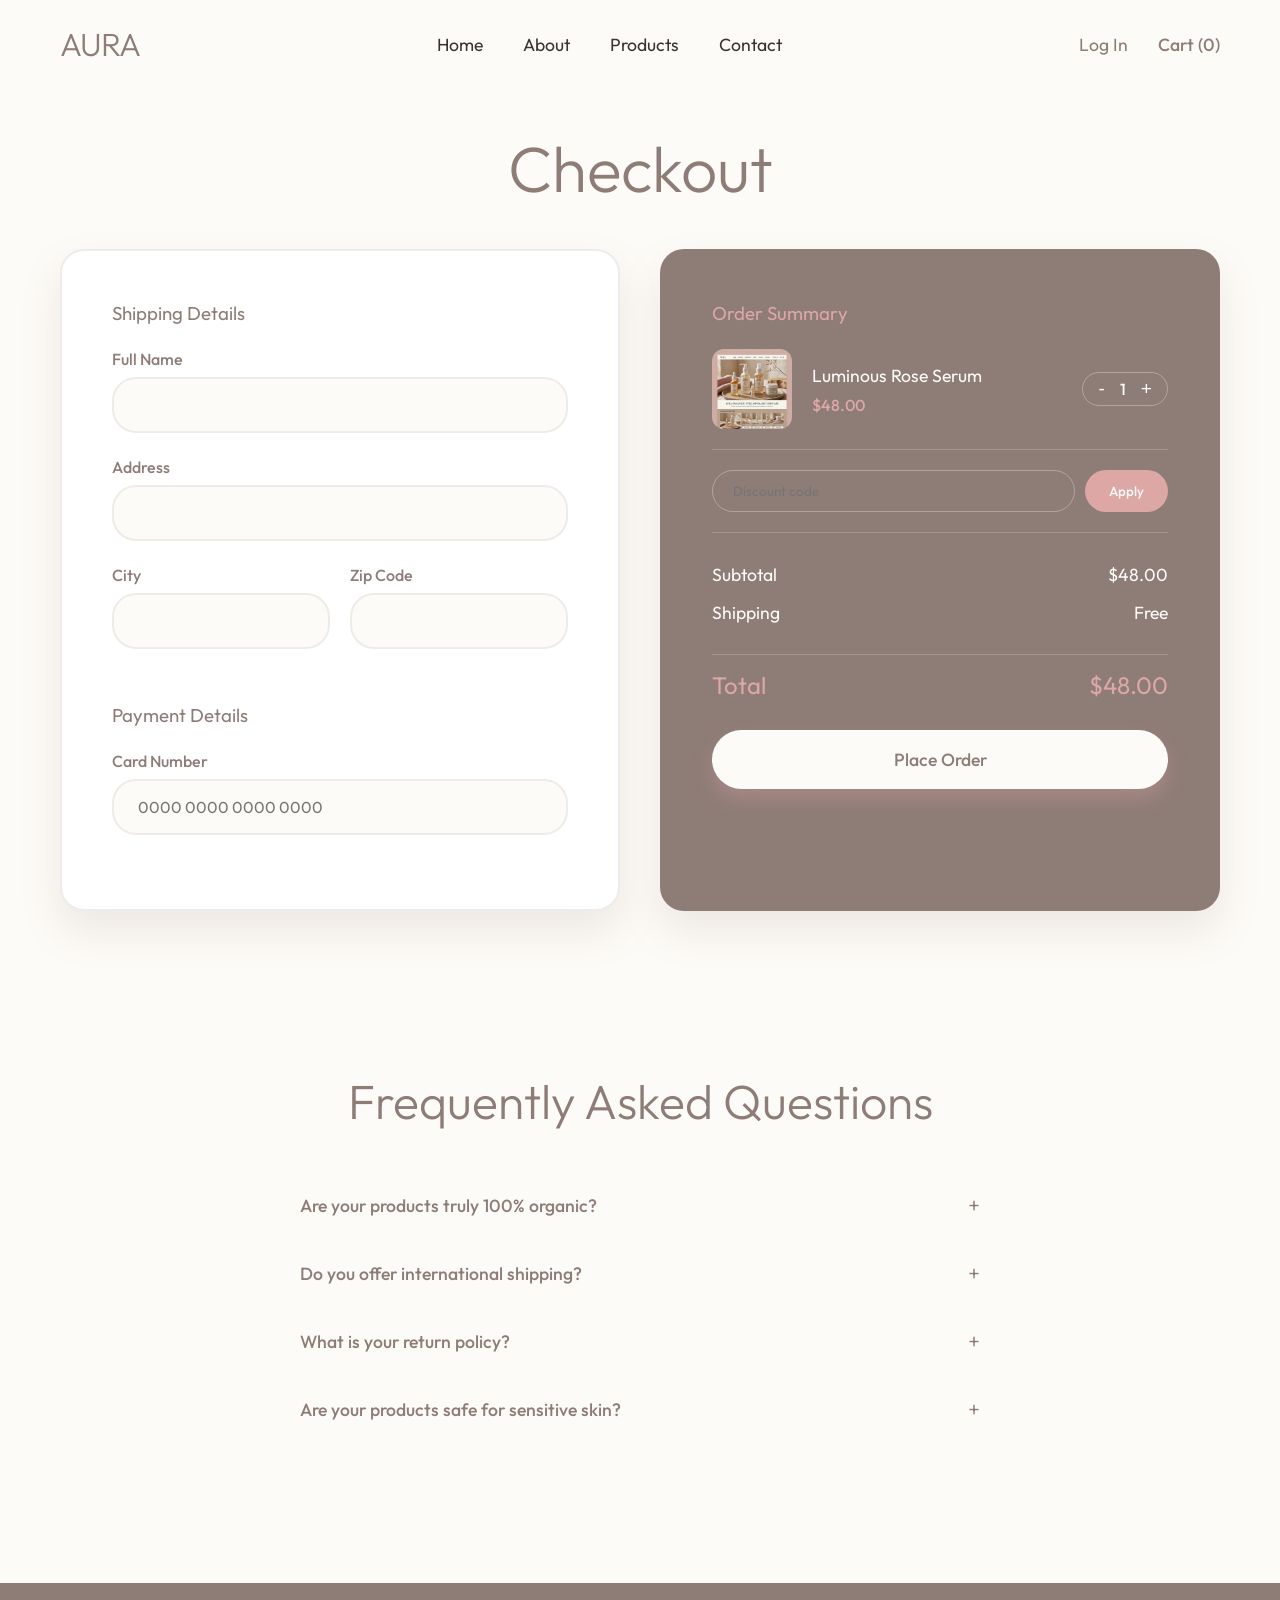
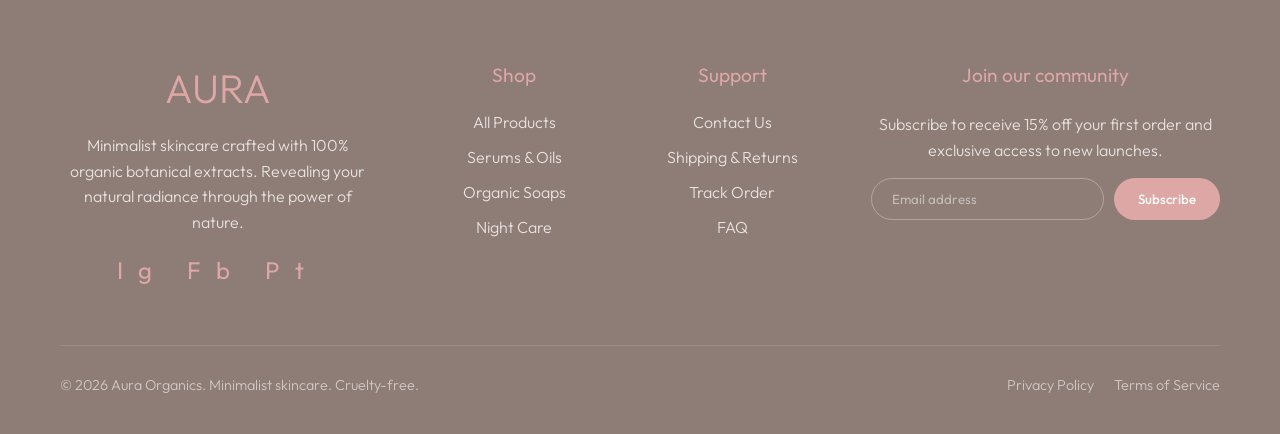
<file: checkout.html>
<!DOCTYPE html>
<html lang="en">
<head>
    <meta charset="UTF-8">
    <meta name="viewport" content="width=device-width, initial-scale=1.0">
    <title>Checkout | Rose Nude</title>
    <link href="https://fonts.googleapis.com/css2?family=Outfit:wght@300;400;500;600&display=swap" rel="stylesheet">
    <link rel="stylesheet" href="styles.css">
</head>
<body>
    <nav class="navbar">
        <div class="nav-brand"><a href="index.html">AURA</a></div>
        <ul class="nav-links">
            <li><a href="index.html">Home</a></li>
            <li><a href="about.html">About</a></li>
            <li><a href="products.html">Products</a></li>
            <li><a href="contact.html">Contact</a></li>
        </ul>
        <div style="display: flex; gap: 30px; align-items: center;">
            <a href="login.html" class="nav-cart" style="font-weight: 400;">Log In</a>
            <a href="checkout.html" class="nav-cart">Cart (0)</a>
        </div>
    </nav>

    <div class="page-container">
        <h1 class="page-title">Checkout</h1>
        
        <form class="checkout-grid" onsubmit="event.preventDefault(); alert('Order Placed Successfully! Your radiant journey begins.');">
            <!-- Left Side: Shipping & Billing -->
            <div class="form-container" style="max-width: 100%; margin: 0;">
                <h3 style="color: var(--warm-taupe); margin-bottom: 24px; font-weight: 400;">Shipping Details</h3>
                
                <div class="form-group">
                    <label for="fullName">Full Name</label>
                    <input type="text" id="fullName" class="form-input" required>
                </div>
                
                <div class="form-group">
                    <label for="address">Address</label>
                    <input type="text" id="address" class="form-input" required>
                </div>
                
                <div style="display: flex; gap: 20px;">
                    <div class="form-group" style="flex: 1;">
                        <label for="city">City</label>
                        <input type="text" id="city" class="form-input" required>
                    </div>
                    <div class="form-group" style="flex: 1;">
                        <label for="zip">Zip Code</label>
                        <input type="text" id="zip" class="form-input" required>
                    </div>
                </div>

                <h3 style="color: var(--warm-taupe); margin: 30px 0 24px; font-weight: 400;">Payment Details</h3>
                
                <div class="form-group">
                    <label for="card">Card Number</label>
                    <input type="text" id="card" class="form-input" required placeholder="0000 0000 0000 0000">
                </div>
            </div>
            
            <!-- Right Side: Order Summary -->
            <div class="form-container" style="max-width: 100%; margin: 0; background-color: var(--warm-taupe); color: var(--clean-white);">
                <h3 style="color: var(--dusty-rose); margin-bottom: 24px; font-weight: 400;">Order Summary</h3>
                
                <!-- Product Item -->
                <div style="display: flex; gap: 20px; align-items: center; border-bottom: 1px solid rgba(253, 251, 247, 0.2); padding-bottom: 20px; margin-bottom: 20px;">
                    <img src="images/organic_cosmetic_bottles_1779094160746.png" alt="Luminous Rose Serum" style="width: 80px; height: 80px; object-fit: cover; border-radius: 12px;">
                    <div style="flex: 1;">
                        <div style="font-size: 1.1rem; margin-bottom: 8px;">Luminous Rose Serum</div>
                        <div style="color: var(--dusty-rose); font-weight: 500;">$48.00</div>
                    </div>
                    <!-- Quantity Controls -->
                    <div style="display: flex; align-items: center; gap: 15px; border: 1px solid rgba(253, 251, 247, 0.3); border-radius: 50px; padding: 5px 15px;">
                        <button type="button" style="background: none; border: none; color: var(--clean-white); cursor: pointer; font-size: 1.2rem; padding: 0;" onclick="event.preventDefault();">-</button>
                        <span style="font-weight: 500;">1</span>
                        <button type="button" style="background: none; border: none; color: var(--clean-white); cursor: pointer; font-size: 1.2rem; padding: 0;" onclick="event.preventDefault();">+</button>
                    </div>
                </div>

                <!-- Discount Code -->
                <div style="display: flex; gap: 10px; margin-bottom: 30px; border-bottom: 1px solid rgba(253, 251, 247, 0.2); padding-bottom: 20px;">
                    <input type="text" placeholder="Discount code" style="flex: 1; padding: 12px 20px; border: 1px solid rgba(253, 251, 247, 0.3); background: transparent; color: white; border-radius: 50px; font-family: 'Outfit', sans-serif; outline: none;">
                    <button type="button" style="background-color: var(--dusty-rose); color: var(--clean-white); border: none; border-radius: 50px; padding: 12px 24px; cursor: pointer; font-family: 'Outfit', sans-serif; font-weight: 500;" onclick="event.preventDefault(); alert('Code applied!');">Apply</button>
                </div>
                
                <div style="display: flex; justify-content: space-between; margin-bottom: 15px; font-size: 1.1rem;">
                    <span>Subtotal</span>
                    <span>$48.00</span>
                </div>
                <div style="display: flex; justify-content: space-between; margin-bottom: 15px; font-size: 1.1rem;">
                    <span>Shipping</span>
                    <span>Free</span>
                </div>
                
                <div style="display: flex; justify-content: space-between; margin: 30px 0; font-size: 1.5rem; color: var(--dusty-rose); border-top: 1px solid rgba(253, 251, 247, 0.2); padding-top: 15px;">
                    <span>Total</span>
                    <span>$48.00</span>
                </div>
                
                <button type="submit" class="cta-button" style="width: 100%; background-color: var(--clean-white); color: var(--warm-taupe);">Place Order</button>
            </div>
        </form>
    </div>

    <!-- Global FAQ -->
    <section class="global-faq-section page-container fade-up" style="margin-top: 80px;">
        <h2 class="page-title" style="margin-bottom: 40px; font-size: 3rem;">Frequently Asked Questions</h2>
        <div class="vertical-accordion">
            <div class="accordion-item">
                <button class="accordion-header" onclick="toggleAccordion(this)">
                    Are your products truly 100% organic? <span class="icon">+</span>
                </button>
                <div class="accordion-content">
                    <p>Yes. Every botanical extract, oil, and butter we use is certified organic, sourced from sustainable farms without the use of pesticides or synthetic fertilizers.</p>
                </div>
            </div>
            <div class="accordion-item">
                <button class="accordion-header" onclick="toggleAccordion(this)">
                    Do you offer international shipping? <span class="icon">+</span>
                </button>
                <div class="accordion-content">
                    <p>We currently ship to the US, Canada, UK, and select countries in the EU. International shipping rates are calculated at checkout.</p>
                </div>
            </div>
            <div class="accordion-item">
                <button class="accordion-header" onclick="toggleAccordion(this)">
                    What is your return policy? <span class="icon">+</span>
                </button>
                <div class="accordion-content">
                    <p>We offer a 30-day money-back guarantee. If you are not completely satisfied with your Aura Organics purchase, simply return the gently used product for a full refund.</p>
                </div>
            </div>
            <div class="accordion-item">
                <button class="accordion-header" onclick="toggleAccordion(this)">
                    Are your products safe for sensitive skin? <span class="icon">+</span>
                </button>
                <div class="accordion-content">
                    <p>Absolutely. Our minimalist approach means we formulate without harsh chemicals, synthetic fragrances, or common irritants, making our collection ideal for sensitive skin.</p>
                </div>
            </div>
        </div>
    </section>

    <!-- Global Footer -->
    <footer class="global-footer fade-up">
        <div class="footer-container">
            <div class="footer-col brand-col">
                <h2>AURA</h2>
                <p>Minimalist skincare crafted with 100% organic botanical extracts. Revealing your natural radiance through the power of nature.</p>
                <div style="font-size: 1.5rem; letter-spacing: 15px; margin-top: 20px;">
                    <a href="#" style="color: var(--dusty-rose); text-decoration: none;">Ig</a>
                    <a href="#" style="color: var(--dusty-rose); text-decoration: none;">Fb</a>
                    <a href="#" style="color: var(--dusty-rose); text-decoration: none;">Pt</a>
                </div>
            </div>
            <div class="footer-col">
                <h3>Shop</h3>
                <ul>
                    <li><a href="products.html">All Products</a></li>
                    <li><a href="products.html">Serums & Oils</a></li>
                    <li><a href="products.html">Organic Soaps</a></li>
                    <li><a href="products.html">Night Care</a></li>
                </ul>
            </div>
            <div class="footer-col">
                <h3>Support</h3>
                <ul>
                    <li><a href="contact.html">Contact Us</a></li>
                    <li><a href="#">Shipping & Returns</a></li>
                    <li><a href="#">Track Order</a></li>
                    <li><a href="#">FAQ</a></li>
                </ul>
            </div>
            <div class="footer-col newsletter-col">
                <h3>Join our community</h3>
                <p style="margin-bottom: 15px;">Subscribe to receive 15% off your first order and exclusive access to new launches.</p>
                <div class="newsletter-form">
                    <input type="email" placeholder="Email address">
                    <button type="button" onclick="alert('Subscribed successfully!')">Subscribe</button>
                </div>
            </div>
        </div>
        <div class="footer-bottom">
            <div>&copy; 2026 Aura Organics. Minimalist skincare. Cruelty-free.</div>
            <div style="display: flex; gap: 20px;">
                <a href="#" style="color: inherit; text-decoration: none;">Privacy Policy</a>
                <a href="#" style="color: inherit; text-decoration: none;">Terms of Service</a>
            </div>
        </div>
    </footer>

    <script src="script.js"></script>
</body>
</html>
</file>
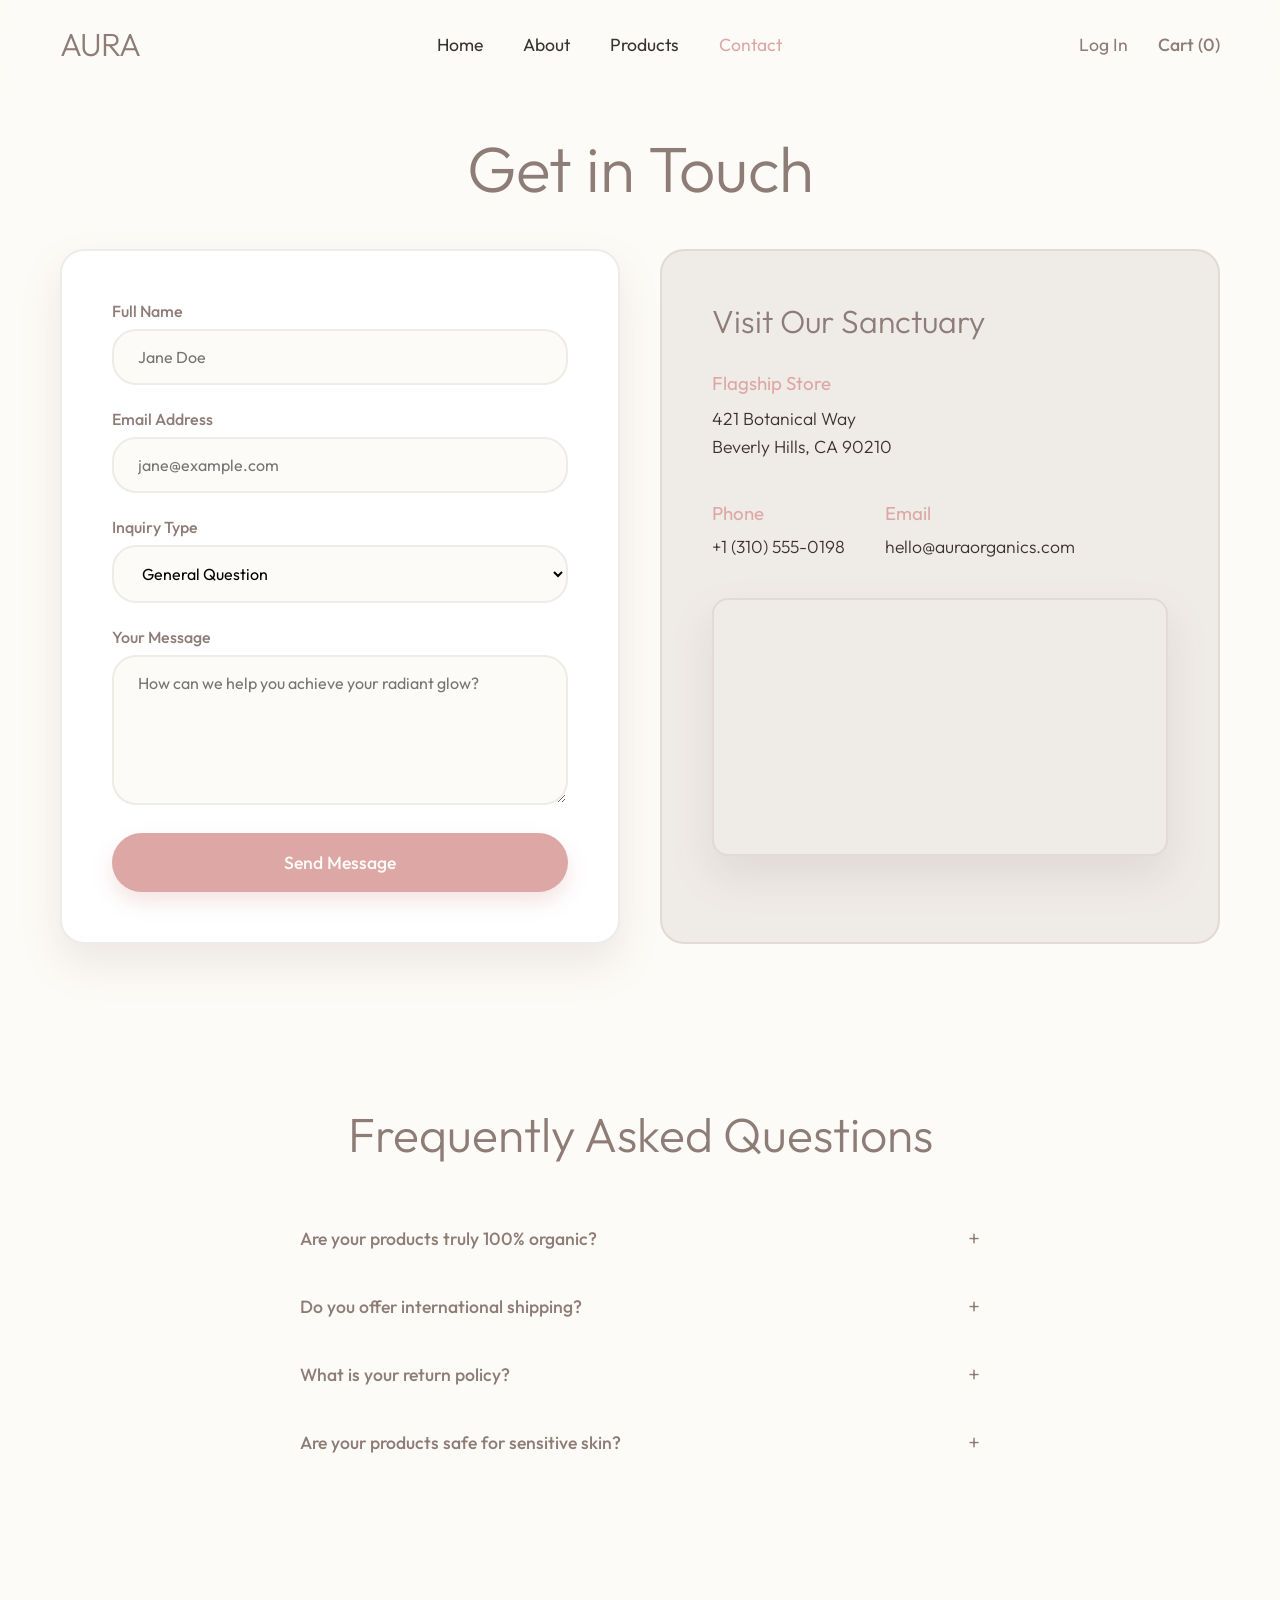
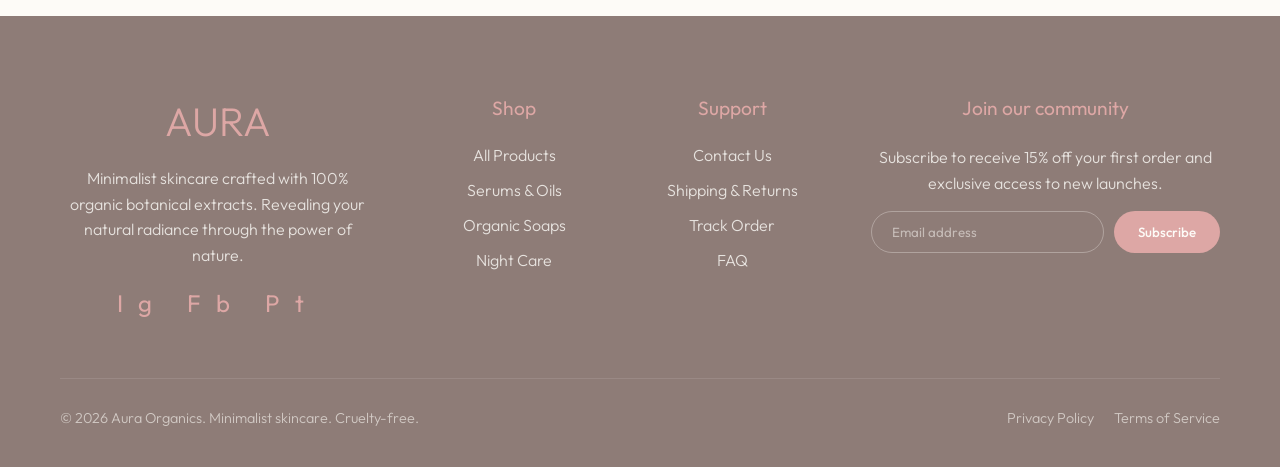
<file: contact.html>
<!DOCTYPE html>
<html lang="en">
<head>
    <meta charset="UTF-8">
    <meta name="viewport" content="width=device-width, initial-scale=1.0">
    <title>Contact Us | Rose Nude</title>
    <link href="https://fonts.googleapis.com/css2?family=Outfit:wght@300;400;500;600&display=swap" rel="stylesheet">
    <link rel="stylesheet" href="styles.css">
</head>
<body>
    <nav class="navbar">
        <div class="nav-brand"><a href="index.html">AURA</a></div>
        <ul class="nav-links">
            <li><a href="index.html">Home</a></li>
            <li><a href="about.html">About</a></li>
            <li><a href="products.html">Products</a></li>
            <li><a href="contact.html" style="color: var(--dusty-rose);">Contact</a></li>
        </ul>
        <div style="display: flex; gap: 30px; align-items: center;">
            <a href="login.html" class="nav-cart" style="font-weight: 400;">Log In</a>
            <a href="checkout.html" class="nav-cart">Cart (0)</a>
        </div>
    </nav>

    <div class="page-container">
        <h1 class="page-title fade-up">Get in Touch</h1>
        
        <div class="checkout-grid fade-up" style="max-width: 1200px; margin: 0 auto;">
            <!-- Left: Form -->
            <div class="form-container" style="margin: 0; max-width: 100%;">
                <form onsubmit="event.preventDefault(); alert('Thank you! Your message has been beautifully received.');">
                    <div class="form-group">
                        <label for="name">Full Name</label>
                        <input type="text" id="name" class="form-input" required placeholder="Jane Doe">
                    </div>
                    
                    <div class="form-group">
                        <label for="email">Email Address</label>
                        <input type="email" id="email" class="form-input" required placeholder="jane@example.com">
                    </div>
                    
                    <div class="form-group">
                        <label for="inquiry">Inquiry Type</label>
                        <select id="inquiry" class="form-input">
                            <option>General Question</option>
                            <option>Order Support</option>
                            <option>Wholesale</option>
                        </select>
                    </div>
                    
                    <div class="form-group">
                        <label for="message">Your Message</label>
                        <textarea id="message" class="form-input" required placeholder="How can we help you achieve your radiant glow?"></textarea>
                    </div>
                    
                    <button type="submit" class="cta-button" style="width: 100%;">Send Message</button>
                </form>
            </div>
            
            <!-- Right: Info & Map -->
            <div class="contact-info-container" style="background: #EFEBE7; padding: 50px; border-radius: var(--radius); border: var(--border-soft);">
                <h2 style="font-weight: 300; color: var(--warm-taupe); margin-bottom: 30px; font-size: 2rem;">Visit Our Sanctuary</h2>
                
                <div style="margin-bottom: 40px;">
                    <h3 style="color: var(--dusty-rose); font-weight: 400; margin-bottom: 10px;">Flagship Store</h3>
                    <p style="color: var(--text-dark); font-weight: 300; line-height: 1.6; font-size: 1.1rem;">
                        421 Botanical Way<br>
                        Beverly Hills, CA 90210
                    </p>
                </div>
                
                <div style="margin-bottom: 40px; display: flex; gap: 40px; flex-wrap: wrap;">
                    <div>
                        <h3 style="color: var(--dusty-rose); font-weight: 400; margin-bottom: 10px;">Phone</h3>
                        <p style="color: var(--text-dark); font-weight: 300; font-size: 1.1rem;">+1 (310) 555-0198</p>
                    </div>
                    <div>
                        <h3 style="color: var(--dusty-rose); font-weight: 400; margin-bottom: 10px;">Email</h3>
                        <p style="color: var(--text-dark); font-weight: 300; font-size: 1.1rem;">hello@auraorganics.com</p>
                    </div>
                </div>
                
                <!-- Map iframe -->
                <div style="border-radius: 16px; overflow: hidden; border: var(--border-soft); box-shadow: var(--shadow-soft);">
                    <iframe src="https://www.google.com/maps/embed?pb=!1m18!1m12!1m3!1d3304.757827828062!2d-118.4026362242598!3d34.07572717314819!2m3!1f0!2f0!3f0!3m2!1i1024!2i768!4f13.1!3m3!1m2!1s0x80c2bc04d6d147ab%3A0xd6c7c379fd081ed1!2sRodeo%20Dr%2C%20Beverly%20Hills%2C%20CA!5e0!3m2!1sen!2sus!4v1700000000000!5m2!1sen!2sus" width="100%" height="250" style="border:0;" allowfullscreen="" loading="lazy" referrerpolicy="no-referrer-when-downgrade"></iframe>
                </div>
            </div>
        </div>
    </div>

    <!-- Global FAQ -->
    <section class="global-faq-section page-container fade-up" style="margin-top: 80px;">
        <h2 class="page-title" style="margin-bottom: 40px; font-size: 3rem;">Frequently Asked Questions</h2>
        <div class="vertical-accordion">
            <div class="accordion-item">
                <button class="accordion-header" onclick="toggleAccordion(this)">
                    Are your products truly 100% organic? <span class="icon">+</span>
                </button>
                <div class="accordion-content">
                    <p>Yes. Every botanical extract, oil, and butter we use is certified organic, sourced from sustainable farms without the use of pesticides or synthetic fertilizers.</p>
                </div>
            </div>
            <div class="accordion-item">
                <button class="accordion-header" onclick="toggleAccordion(this)">
                    Do you offer international shipping? <span class="icon">+</span>
                </button>
                <div class="accordion-content">
                    <p>We currently ship to the US, Canada, UK, and select countries in the EU. International shipping rates are calculated at checkout.</p>
                </div>
            </div>
            <div class="accordion-item">
                <button class="accordion-header" onclick="toggleAccordion(this)">
                    What is your return policy? <span class="icon">+</span>
                </button>
                <div class="accordion-content">
                    <p>We offer a 30-day money-back guarantee. If you are not completely satisfied with your Aura Organics purchase, simply return the gently used product for a full refund.</p>
                </div>
            </div>
            <div class="accordion-item">
                <button class="accordion-header" onclick="toggleAccordion(this)">
                    Are your products safe for sensitive skin? <span class="icon">+</span>
                </button>
                <div class="accordion-content">
                    <p>Absolutely. Our minimalist approach means we formulate without harsh chemicals, synthetic fragrances, or common irritants, making our collection ideal for sensitive skin.</p>
                </div>
            </div>
        </div>
    </section>

    <!-- Global Footer -->
    <footer class="global-footer fade-up">
        <div class="footer-container">
            <div class="footer-col brand-col">
                <h2>AURA</h2>
                <p>Minimalist skincare crafted with 100% organic botanical extracts. Revealing your natural radiance through the power of nature.</p>
                <div style="font-size: 1.5rem; letter-spacing: 15px; margin-top: 20px;">
                    <a href="#" style="color: var(--dusty-rose); text-decoration: none;">Ig</a>
                    <a href="#" style="color: var(--dusty-rose); text-decoration: none;">Fb</a>
                    <a href="#" style="color: var(--dusty-rose); text-decoration: none;">Pt</a>
                </div>
            </div>
            <div class="footer-col">
                <h3>Shop</h3>
                <ul>
                    <li><a href="products.html">All Products</a></li>
                    <li><a href="products.html">Serums & Oils</a></li>
                    <li><a href="products.html">Organic Soaps</a></li>
                    <li><a href="products.html">Night Care</a></li>
                </ul>
            </div>
            <div class="footer-col">
                <h3>Support</h3>
                <ul>
                    <li><a href="contact.html">Contact Us</a></li>
                    <li><a href="#">Shipping & Returns</a></li>
                    <li><a href="#">Track Order</a></li>
                    <li><a href="#">FAQ</a></li>
                </ul>
            </div>
            <div class="footer-col newsletter-col">
                <h3>Join our community</h3>
                <p style="margin-bottom: 15px;">Subscribe to receive 15% off your first order and exclusive access to new launches.</p>
                <div class="newsletter-form">
                    <input type="email" placeholder="Email address">
                    <button type="button" onclick="alert('Subscribed successfully!')">Subscribe</button>
                </div>
            </div>
        </div>
        <div class="footer-bottom">
            <div>&copy; 2026 Aura Organics. Minimalist skincare. Cruelty-free.</div>
            <div style="display: flex; gap: 20px;">
                <a href="#" style="color: inherit; text-decoration: none;">Privacy Policy</a>
                <a href="#" style="color: inherit; text-decoration: none;">Terms of Service</a>
            </div>
        </div>
    </footer>

    <script src="script.js"></script>
</body>
</html>
</file>
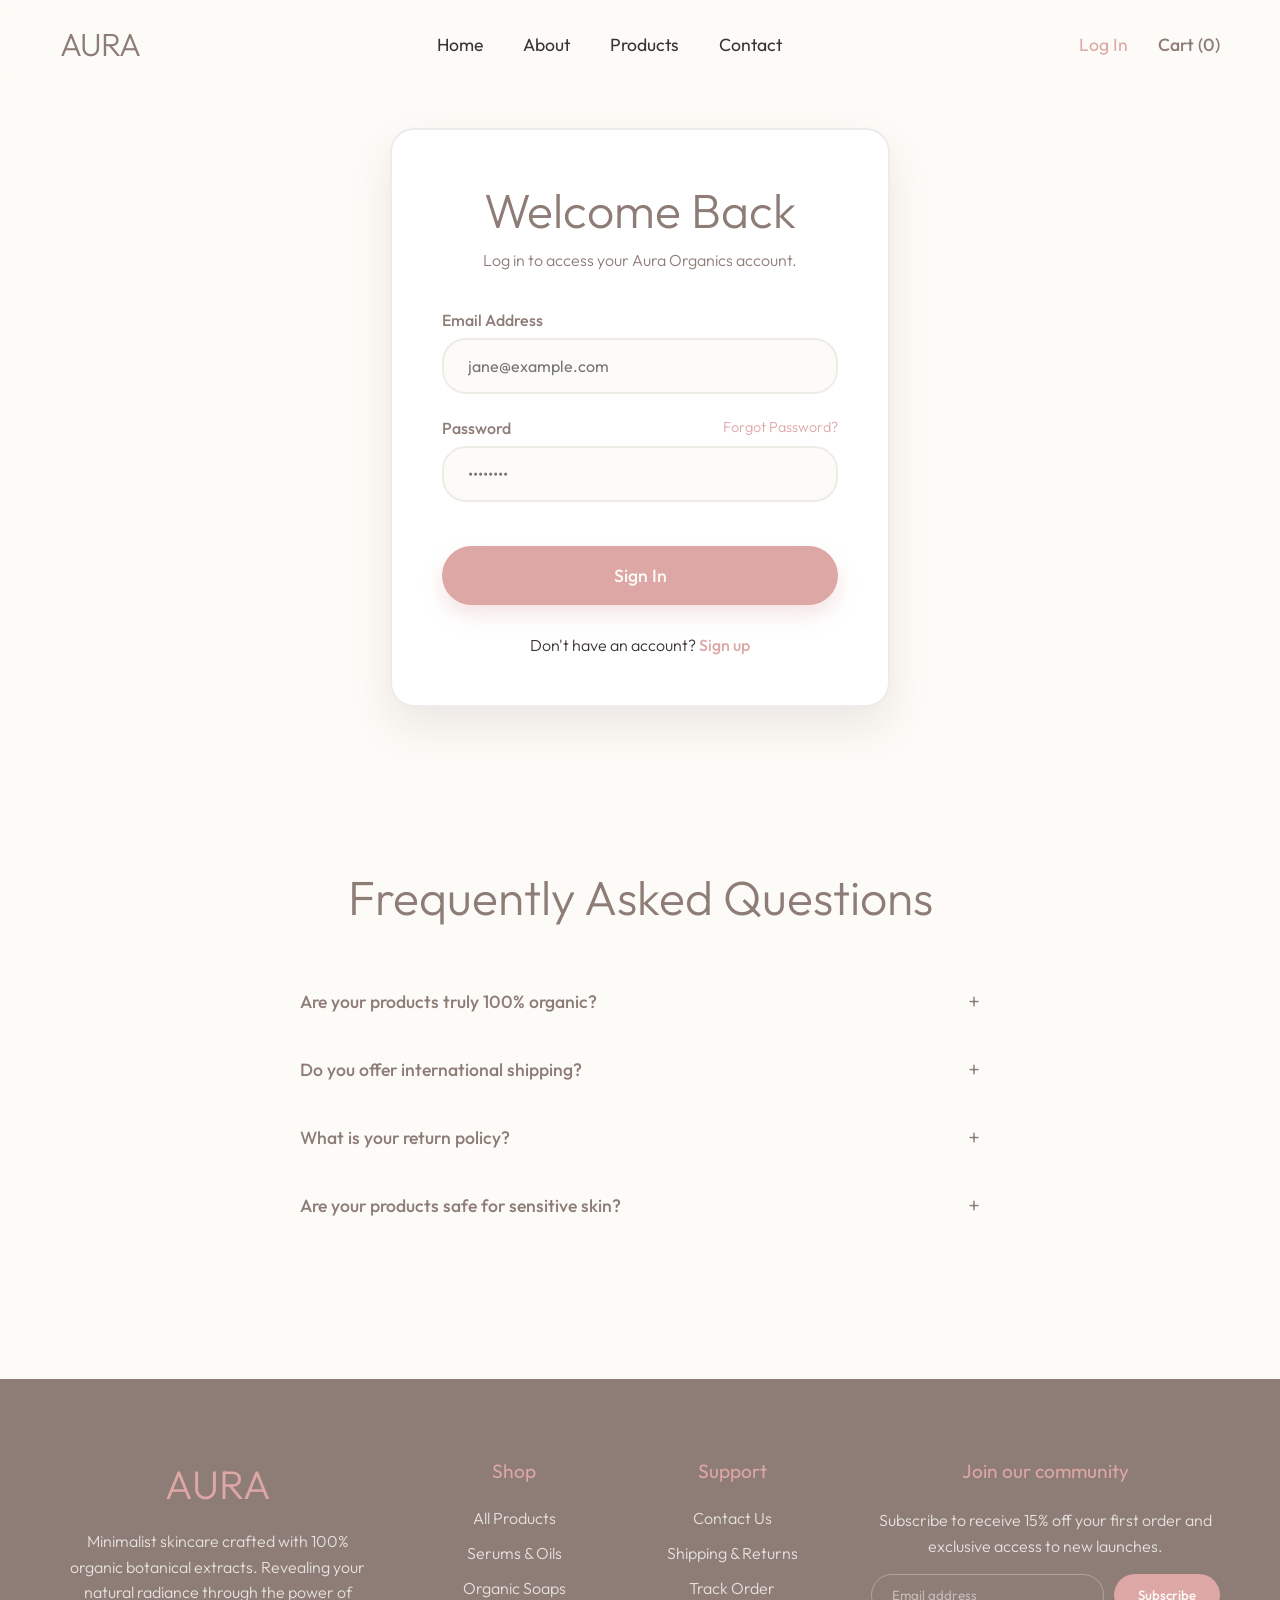
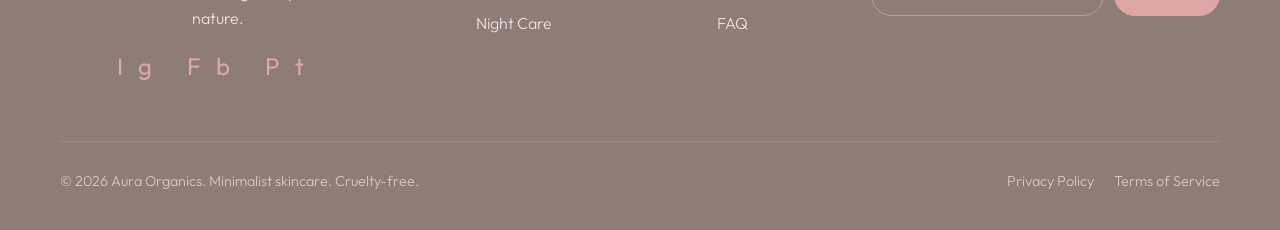
<file: login.html>
<!DOCTYPE html>
<html lang="en">
<head>
    <meta charset="UTF-8">
    <meta name="viewport" content="width=device-width, initial-scale=1.0">
    <title>Log In | Rose Nude</title>
    <link href="https://fonts.googleapis.com/css2?family=Outfit:wght@300;400;500;600&display=swap" rel="stylesheet">
    <link rel="stylesheet" href="styles.css">
</head>
<body>
    <nav class="navbar">
        <div class="nav-brand"><a href="index.html">AURA</a></div>
        <ul class="nav-links">
            <li><a href="index.html">Home</a></li>
            <li><a href="about.html">About</a></li>
            <li><a href="products.html">Products</a></li>
            <li><a href="contact.html">Contact</a></li>
        </ul>
        <div style="display: flex; gap: 30px; align-items: center;">
            <a href="login.html" class="nav-cart" style="font-weight: 400; color: var(--dusty-rose);">Log In</a>
            <a href="checkout.html" class="nav-cart">Cart (0)</a>
        </div>
    </nav>

    <div class="page-container" style="display: flex; justify-content: center; align-items: center; min-height: 60vh;">
        <div class="form-container fade-up" style="margin: 0; max-width: 500px; width: 100%;">
            <h1 class="page-title" style="font-size: 3rem; margin-bottom: 10px;">Welcome Back</h1>
            <p style="text-align: center; color: var(--warm-taupe); margin-bottom: 40px; font-weight: 300;">Log in to access your Aura Organics account.</p>
            
            <form onsubmit="event.preventDefault(); alert('Successfully logged in!');">
                <div class="form-group">
                    <label for="email">Email Address</label>
                    <input type="email" id="email" class="form-input" required placeholder="jane@example.com">
                </div>
                
                <div class="form-group">
                    <div style="display: flex; justify-content: space-between;">
                        <label for="password">Password</label>
                        <a href="#" style="color: var(--dusty-rose); text-decoration: none; font-size: 0.9rem; font-weight: 300;">Forgot Password?</a>
                    </div>
                    <input type="password" id="password" class="form-input" required placeholder="••••••••">
                </div>
                
                <button type="submit" class="cta-button" style="width: 100%; margin-top: 20px;">Sign In</button>
                
                <p style="text-align: center; margin-top: 30px; font-weight: 300; color: var(--text-dark);">
                    Don't have an account? <a href="signup.html" style="color: var(--dusty-rose); font-weight: 500; text-decoration: none;">Sign up</a>
                </p>
            </form>
        </div>
    </div>

    <!-- Global FAQ -->
    <section class="global-faq-section page-container fade-up" style="margin-top: 80px;">
        <h2 class="page-title" style="margin-bottom: 40px; font-size: 3rem;">Frequently Asked Questions</h2>
        <div class="vertical-accordion">
            <div class="accordion-item">
                <button class="accordion-header" onclick="toggleAccordion(this)">
                    Are your products truly 100% organic? <span class="icon">+</span>
                </button>
                <div class="accordion-content">
                    <p>Yes. Every botanical extract, oil, and butter we use is certified organic, sourced from sustainable farms without the use of pesticides or synthetic fertilizers.</p>
                </div>
            </div>
            <div class="accordion-item">
                <button class="accordion-header" onclick="toggleAccordion(this)">
                    Do you offer international shipping? <span class="icon">+</span>
                </button>
                <div class="accordion-content">
                    <p>We currently ship to the US, Canada, UK, and select countries in the EU. International shipping rates are calculated at checkout.</p>
                </div>
            </div>
            <div class="accordion-item">
                <button class="accordion-header" onclick="toggleAccordion(this)">
                    What is your return policy? <span class="icon">+</span>
                </button>
                <div class="accordion-content">
                    <p>We offer a 30-day money-back guarantee. If you are not completely satisfied with your Aura Organics purchase, simply return the gently used product for a full refund.</p>
                </div>
            </div>
            <div class="accordion-item">
                <button class="accordion-header" onclick="toggleAccordion(this)">
                    Are your products safe for sensitive skin? <span class="icon">+</span>
                </button>
                <div class="accordion-content">
                    <p>Absolutely. Our minimalist approach means we formulate without harsh chemicals, synthetic fragrances, or common irritants, making our collection ideal for sensitive skin.</p>
                </div>
            </div>
        </div>
    </section>

    <!-- Global Footer -->
    <footer class="global-footer fade-up">
        <div class="footer-container">
            <div class="footer-col brand-col">
                <h2>AURA</h2>
                <p>Minimalist skincare crafted with 100% organic botanical extracts. Revealing your natural radiance through the power of nature.</p>
                <div style="font-size: 1.5rem; letter-spacing: 15px; margin-top: 20px;">
                    <a href="#" style="color: var(--dusty-rose); text-decoration: none;">Ig</a>
                    <a href="#" style="color: var(--dusty-rose); text-decoration: none;">Fb</a>
                    <a href="#" style="color: var(--dusty-rose); text-decoration: none;">Pt</a>
                </div>
            </div>
            <div class="footer-col">
                <h3>Shop</h3>
                <ul>
                    <li><a href="products.html">All Products</a></li>
                    <li><a href="products.html">Serums & Oils</a></li>
                    <li><a href="products.html">Organic Soaps</a></li>
                    <li><a href="products.html">Night Care</a></li>
                </ul>
            </div>
            <div class="footer-col">
                <h3>Support</h3>
                <ul>
                    <li><a href="contact.html">Contact Us</a></li>
                    <li><a href="#">Shipping & Returns</a></li>
                    <li><a href="#">Track Order</a></li>
                    <li><a href="#">FAQ</a></li>
                </ul>
            </div>
            <div class="footer-col newsletter-col">
                <h3>Join our community</h3>
                <p style="margin-bottom: 15px;">Subscribe to receive 15% off your first order and exclusive access to new launches.</p>
                <div class="newsletter-form">
                    <input type="email" placeholder="Email address">
                    <button type="button" onclick="alert('Subscribed successfully!')">Subscribe</button>
                </div>
            </div>
        </div>
        <div class="footer-bottom">
            <div>&copy; 2026 Aura Organics. Minimalist skincare. Cruelty-free.</div>
            <div style="display: flex; gap: 20px;">
                <a href="#" style="color: inherit; text-decoration: none;">Privacy Policy</a>
                <a href="#" style="color: inherit; text-decoration: none;">Terms of Service</a>
            </div>
        </div>
    </footer>

    <script src="script.js"></script>
</body>
</html>
</file>
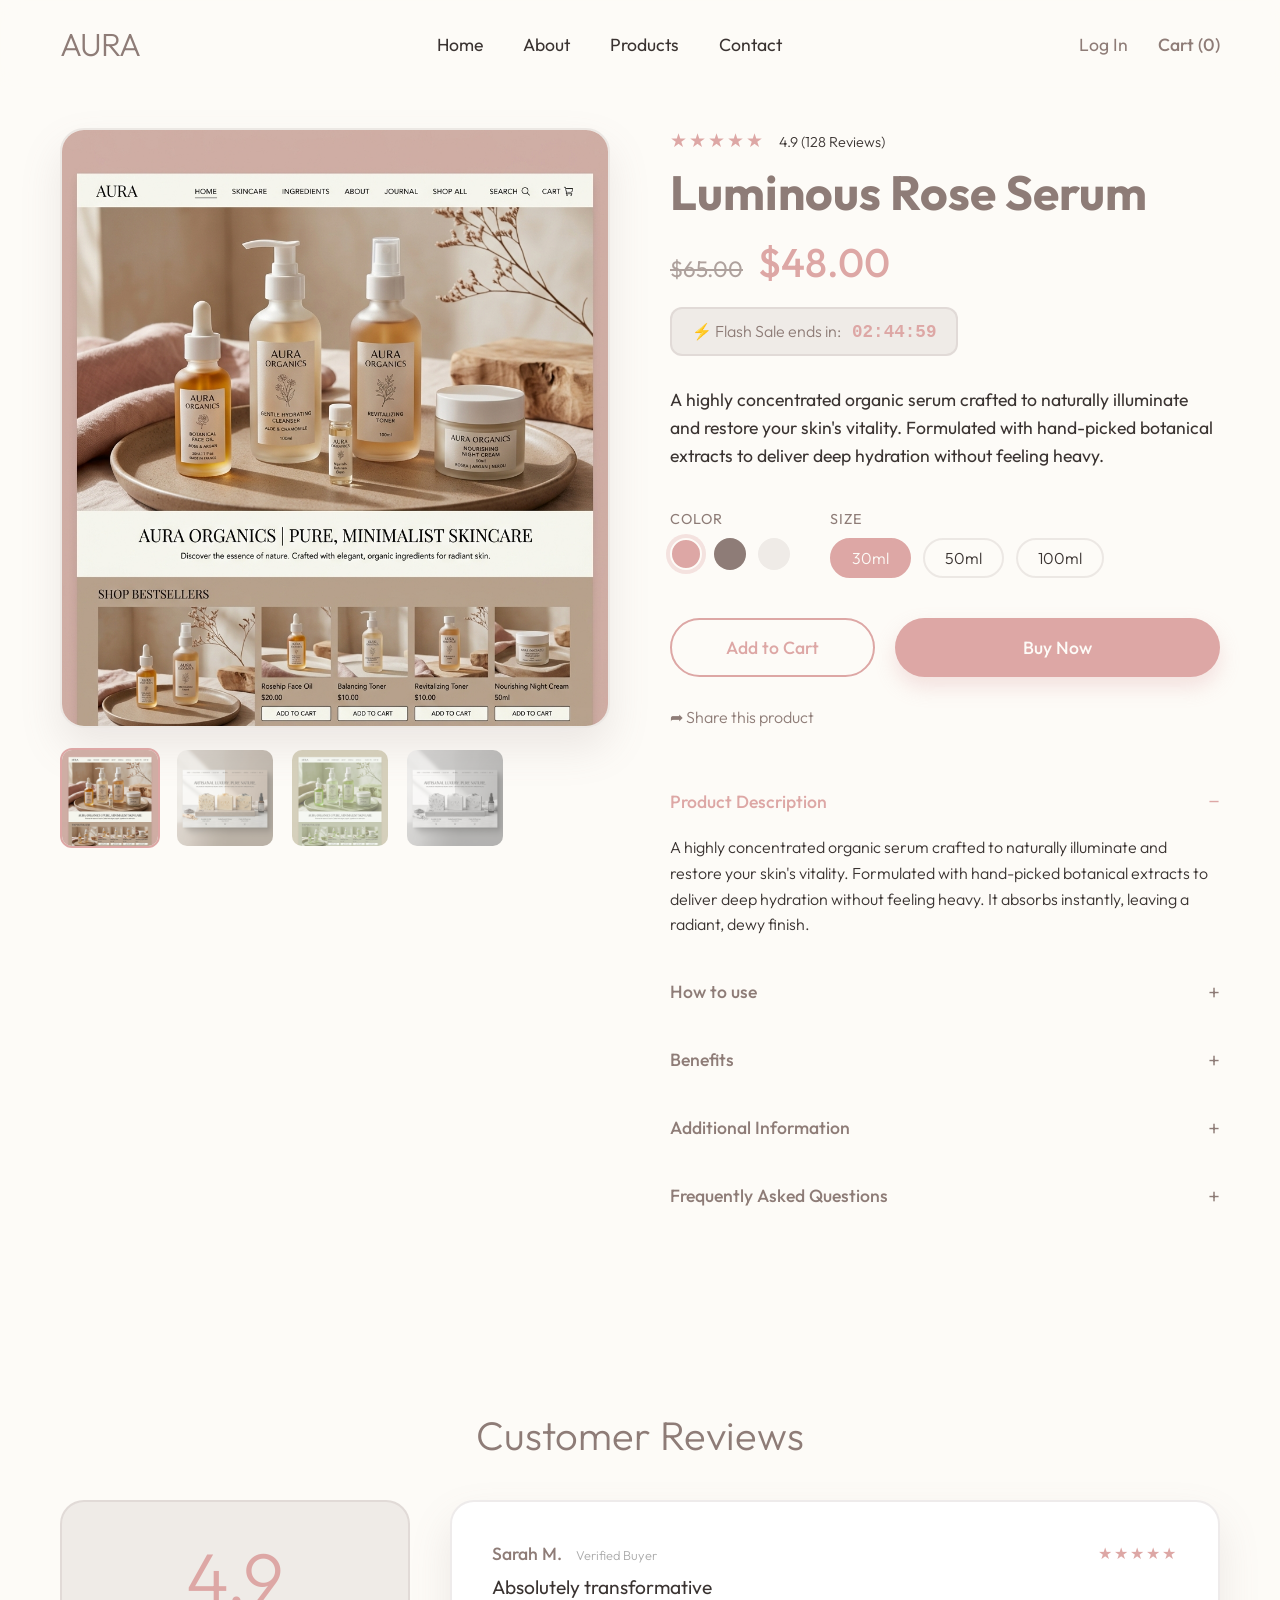
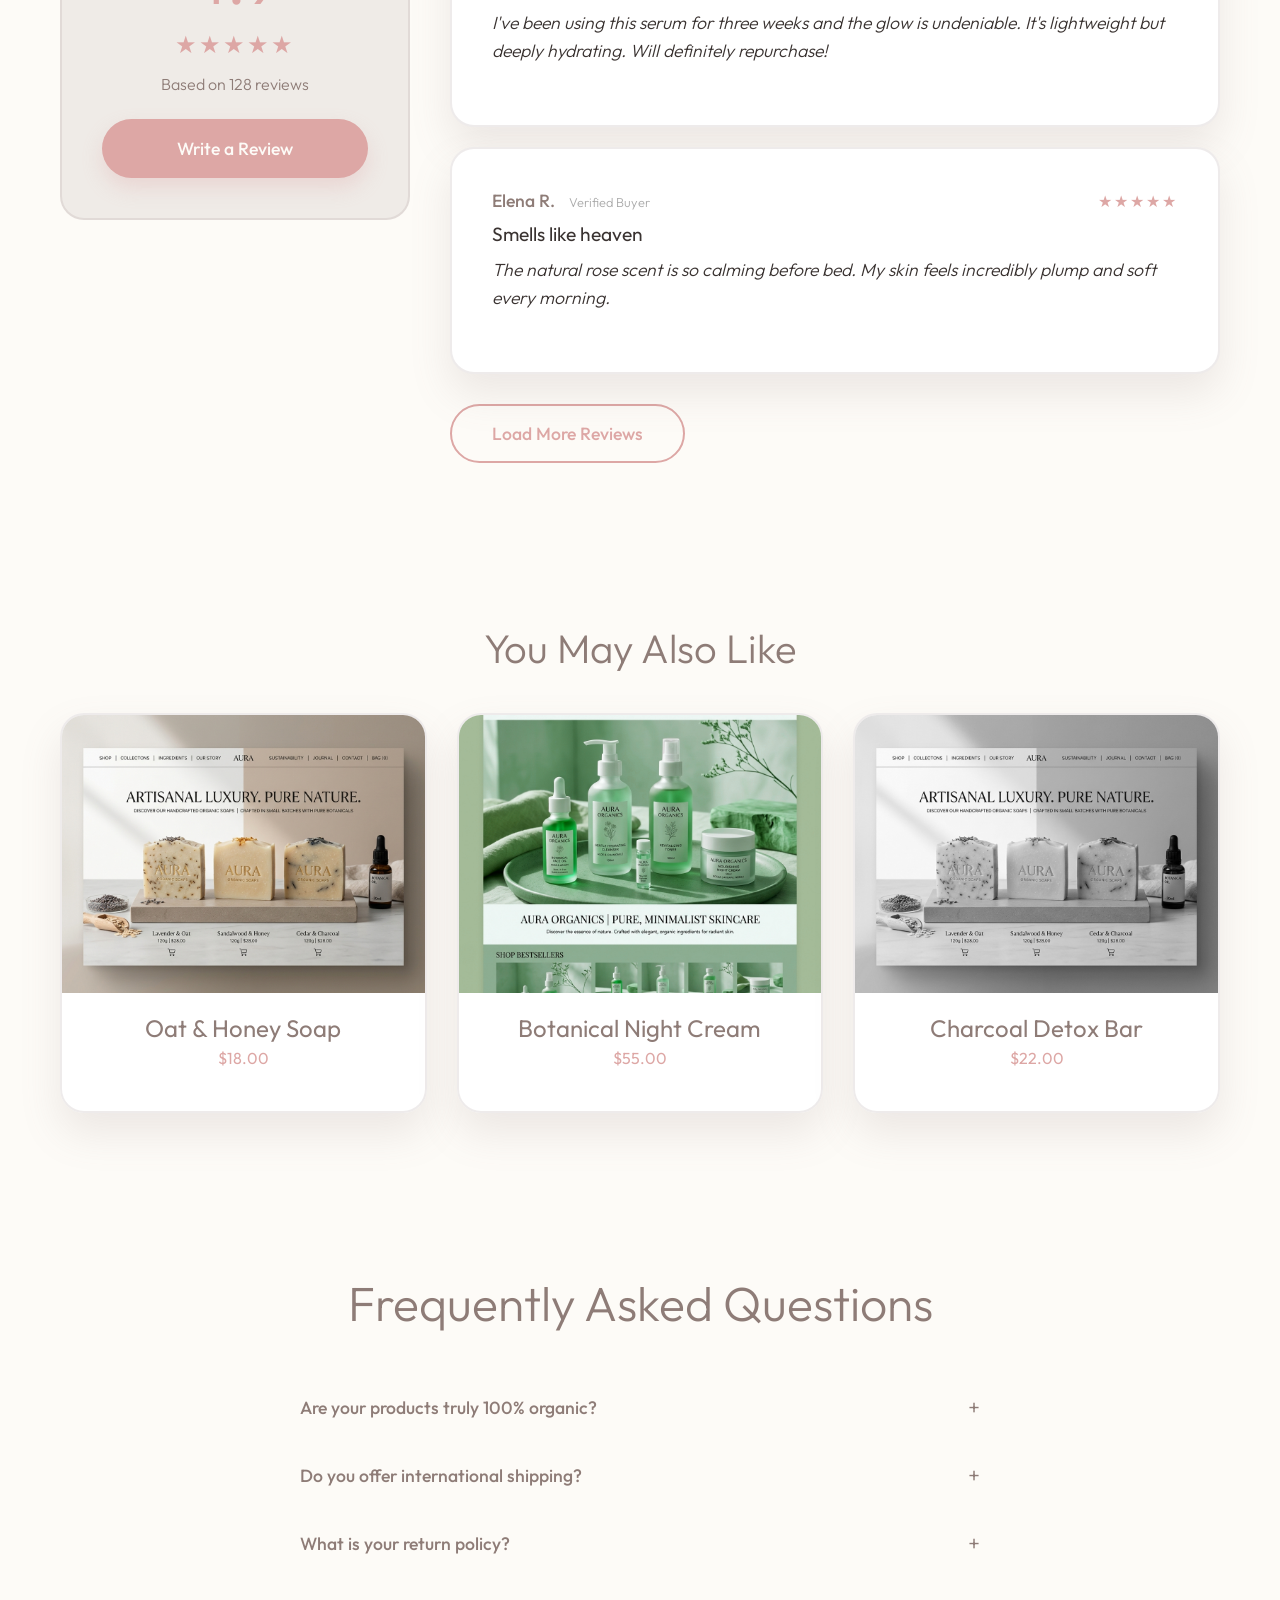
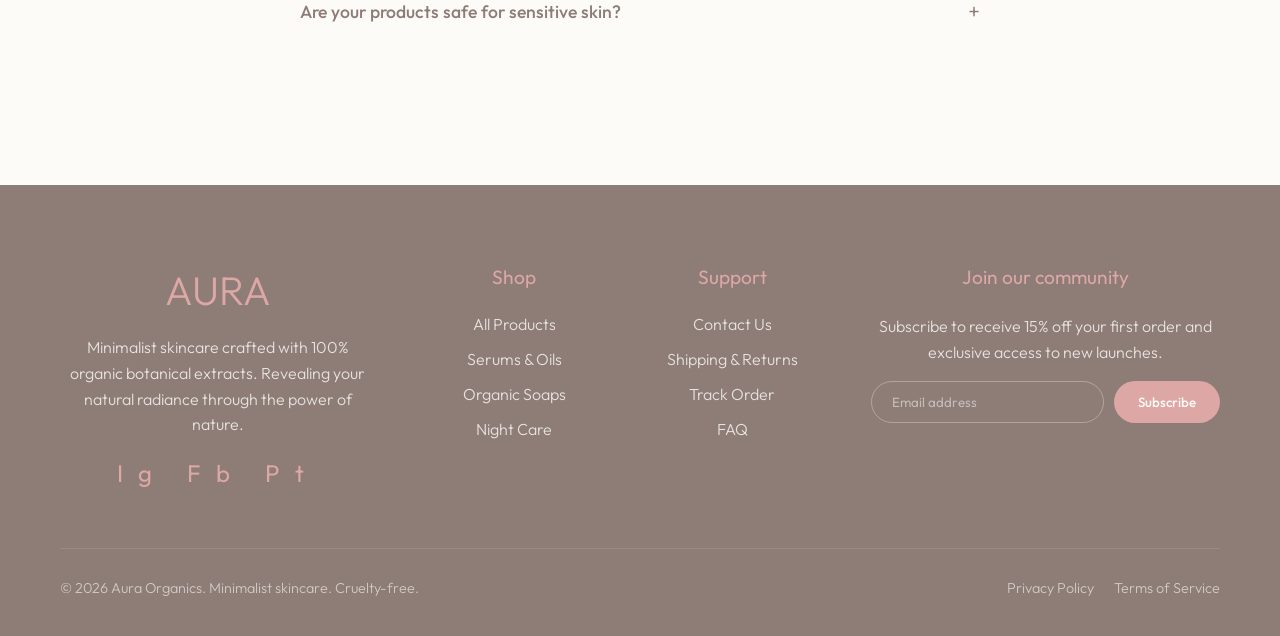
<file: product-single.html>
<!DOCTYPE html>
<html lang="en">
<head>
    <meta charset="UTF-8">
    <meta name="viewport" content="width=device-width, initial-scale=1.0">
    <title>Luminous Rose Serum | Rose Nude</title>
    <link href="https://fonts.googleapis.com/css2?family=Outfit:wght@300;400;500;600&display=swap" rel="stylesheet">
    <link rel="stylesheet" href="styles.css">
</head>
<body>
    <nav class="navbar">
        <div class="nav-brand"><a href="index.html">AURA</a></div>
        <ul class="nav-links">
            <li><a href="index.html">Home</a></li>
            <li><a href="about.html">About</a></li>
            <li><a href="products.html">Products</a></li>
            <li><a href="contact.html">Contact</a></li>
        </ul>
        <div style="display: flex; gap: 30px; align-items: center;">
            <a href="login.html" class="nav-cart" style="font-weight: 400;">Log In</a>
            <a href="checkout.html" class="nav-cart">Cart (0)</a>
        </div>
    </nav>

    <div class="page-container">
        <div class="single-product-container fade-up">
            
            <!-- Left Column: Gallery -->
            <div class="product-gallery">
                <div class="main-image">
                    <img id="mainProductImage" src="images/organic_cosmetic_bottles_1779094160746.png" alt="Luminous Rose Serum">
                </div>
                <div class="gallery-thumbnails">
                    <img class="thumb active-thumb" src="images/organic_cosmetic_bottles_1779094160746.png" onclick="swapImage(this)" alt="Thumb 1">
                    <img class="thumb" src="images/luxury_soap_bars_1779094179620.png" onclick="swapImage(this)" alt="Thumb 2">
                    <img class="thumb" src="images/organic_cosmetic_bottles_1779094160746.png" onclick="swapImage(this)" alt="Thumb 3" style="filter: hue-rotate(45deg);">
                    <img class="thumb" src="images/luxury_soap_bars_1779094179620.png" onclick="swapImage(this)" alt="Thumb 4" style="filter: grayscale(1);">
                </div>
            </div>
            
            <!-- Right Column: Details -->
            <div class="product-details">
                <div class="product-rating">★★★★★ <span>4.9 (128 Reviews)</span></div>
                <h1>Luminous Rose Serum</h1>
                
                <div class="product-price">
                    <del>$65.00</del>
                    <span class="sale-price">$48.00</span>
                </div>
                
                <div class="urgency-timer">
                    <span class="timer-icon">⚡</span> Flash Sale ends in: <strong id="countdownTimer">02:45:00</strong>
                </div>
                
                <p class="product-description">
                    A highly concentrated organic serum crafted to naturally illuminate and restore your skin's vitality. 
                    Formulated with hand-picked botanical extracts to deliver deep hydration without feeling heavy.
                </p>
                
                <div class="variants-section">
                    <div class="variant-group">
                        <label>Color</label>
                        <div class="color-swatches">
                            <div class="swatch active" style="background-color: var(--dusty-rose);" onclick="selectVariant(this, 'swatch')"></div>
                            <div class="swatch" style="background-color: var(--warm-taupe);" onclick="selectVariant(this, 'swatch')"></div>
                            <div class="swatch" style="background-color: #EFEBE7;" onclick="selectVariant(this, 'swatch')"></div>
                        </div>
                    </div>
                    
                    <div class="variant-group">
                        <label>Size</label>
                        <div class="size-pills">
                            <div class="size-pill active" onclick="selectVariant(this, 'size-pill')">30ml</div>
                            <div class="size-pill" onclick="selectVariant(this, 'size-pill')">50ml</div>
                            <div class="size-pill" onclick="selectVariant(this, 'size-pill')">100ml</div>
                        </div>
                    </div>
                </div>
                
                <div class="product-actions">
                    <button class="cta-button secondary-btn" onclick="alert('Added to Cart!')">Add to Cart</button>
                    <button class="cta-button primary-btn" onclick="location.href='checkout.html'">Buy Now</button>
                </div>
                
                <div class="product-share">
                    <a href="#" onclick="event.preventDefault(); alert('Link copied to clipboard!');">➦ Share this product</a>
                </div>

                <div class="vertical-accordion fade-up">
                    <!-- Product Description -->
                    <div class="accordion-item active">
                        <button class="accordion-header" onclick="toggleAccordion(this)">
                            Product Description <span class="icon">−</span>
                        </button>
                        <div class="accordion-content" style="max-height: 500px; padding-bottom: 20px;">
                            <p>A highly concentrated organic serum crafted to naturally illuminate and restore your skin's vitality. Formulated with hand-picked botanical extracts to deliver deep hydration without feeling heavy. It absorbs instantly, leaving a radiant, dewy finish.</p>
                        </div>
                    </div>
                    
                    <!-- How to use -->
                    <div class="accordion-item">
                        <button class="accordion-header" onclick="toggleAccordion(this)">
                            How to use <span class="icon">+</span>
                        </button>
                        <div class="accordion-content">
                            <p>Apply 3-4 drops to cleansed and toned skin morning and night. Massage in upward, circular motions until fully absorbed. Follow with your favorite moisturizer. Can also be mixed with foundation for a luminous glow.</p>
                        </div>
                    </div>
                    
                    <!-- Benefits -->
                    <div class="accordion-item">
                        <button class="accordion-header" onclick="toggleAccordion(this)">
                            Benefits <span class="icon">+</span>
                        </button>
                        <div class="accordion-content">
                            <ul>
                                <li>Deeply hydrates and locks in moisture</li>
                                <li>Visibly brightens dull complexions</li>
                                <li>Reduces the appearance of fine lines</li>
                                <li>Soothes redness and inflammation</li>
                            </ul>
                        </div>
                    </div>
                    
                    <!-- Additional Information -->
                    <div class="accordion-item">
                        <button class="accordion-header" onclick="toggleAccordion(this)">
                            Additional Information <span class="icon">+</span>
                        </button>
                        <div class="accordion-content">
                            <p><strong>Volume:</strong> 30ml / 1.0 fl oz<br>
                            <strong>Scent:</strong> Natural Damask Rose<br>
                            <strong>Texture:</strong> Lightweight, fast-absorbing oil-serum<br>
                            <strong>Packaging:</strong> 100% recyclable glass bottle</p>
                        </div>
                    </div>
                    
                    <!-- FAQ -->
                    <div class="accordion-item">
                        <button class="accordion-header" onclick="toggleAccordion(this)">
                            Frequently Asked Questions <span class="icon">+</span>
                        </button>
                        <div class="accordion-content">
                            <p><strong>Is it suitable for sensitive skin?</strong><br>Yes, all our formulas are dermatologist tested and free from synthetic fragrances.</p>
                            <p style="margin-top: 10px;"><strong>When will I see results?</strong><br>Most users report visibly brighter, softer skin within 7-14 days of consistent use.</p>
                        </div>
                    </div>
                </div>

            </div>
        </div>
    </div>

    <!-- Product Reviews Section -->
    <section class="page-container product-reviews-section fade-up" style="margin-top: 80px; padding-top: 60px; border-top: 1px solid var(--border-soft);">
        <h2 style="font-size: 2.5rem; font-weight: 300; color: var(--warm-taupe); margin-bottom: 40px; text-align: center;">Customer Reviews</h2>
        <div style="display: flex; gap: 40px; align-items: flex-start; flex-wrap: wrap;">
            <!-- Review Summary -->
            <div style="flex: 1; min-width: 250px; max-width: 350px; text-align: center; padding: 40px; background: #EFEBE7; border-radius: var(--radius); border: var(--border-soft);">
                <div style="font-size: 4.5rem; color: var(--dusty-rose); font-weight: 300; line-height: 1;">4.9</div>
                <div style="color: var(--dusty-rose); font-size: 1.5rem; margin: 15px 0; letter-spacing: 2px;">★★★★★</div>
                <p style="color: var(--warm-taupe); font-weight: 300; margin-bottom: 25px;">Based on 128 reviews</p>
                <button class="cta-button primary-btn" style="width: 100%;" onclick="alert('Review modal would open here.')">Write a Review</button>
            </div>
            <!-- Review List -->
            <div style="flex: 2; min-width: 300px; display: flex; flex-direction: column; gap: 20px;">
                <div class="review-card">
                    <div style="display: flex; justify-content: space-between; margin-bottom: 10px; align-items: center;">
                        <strong style="color: var(--warm-taupe); font-size: 1.1rem; font-weight: 500;">Sarah M. <span style="font-size: 0.8rem; color: #aaa; margin-left: 10px; font-weight: 300;">Verified Buyer</span></strong>
                        <span style="color: var(--dusty-rose); letter-spacing: 2px;">★★★★★</span>
                    </div>
                    <h4 style="margin-bottom: 10px; color: var(--text-dark); font-weight: 400; font-size: 1.2rem;">Absolutely transformative</h4>
                    <p style="font-weight: 300;">I've been using this serum for three weeks and the glow is undeniable. It's lightweight but deeply hydrating. Will definitely repurchase!</p>
                </div>
                <div class="review-card">
                    <div style="display: flex; justify-content: space-between; margin-bottom: 10px; align-items: center;">
                        <strong style="color: var(--warm-taupe); font-size: 1.1rem; font-weight: 500;">Elena R. <span style="font-size: 0.8rem; color: #aaa; margin-left: 10px; font-weight: 300;">Verified Buyer</span></strong>
                        <span style="color: var(--dusty-rose); letter-spacing: 2px;">★★★★★</span>
                    </div>
                    <h4 style="margin-bottom: 10px; color: var(--text-dark); font-weight: 400; font-size: 1.2rem;">Smells like heaven</h4>
                    <p style="font-weight: 300;">The natural rose scent is so calming before bed. My skin feels incredibly plump and soft every morning.</p>
                </div>
                <button class="cta-button secondary-btn" style="align-self: flex-start; margin-top: 10px;">Load More Reviews</button>
            </div>
        </div>
    </section>

    <!-- Recommended Products Section -->
    <section class="page-container recommended-section fade-up" style="margin-top: 60px; padding-top: 60px; border-top: 1px solid var(--border-soft); margin-bottom: 80px;">
        <h2 style="font-size: 2.5rem; font-weight: 300; color: var(--warm-taupe); margin-bottom: 40px; text-align: center;">You May Also Like</h2>
        <div class="bento-grid" style="grid-template-columns: repeat(3, 1fr);">
            <!-- Rec 1 -->
            <div class="bento-card" onclick="this.classList.toggle('flipped')">
                <div class="card-inner">
                    <div class="card-front">
                        <img src="images/luxury_soap_bars_1779094179620.png" alt="Oat & Honey Soap" style="width: 100%; height: 70%; object-fit: cover;">
                        <div style="padding: 20px;">
                            <h3 style="font-weight: 400; color: var(--warm-taupe); font-size: 1.5rem;">Oat & Honey Soap</h3>
                            <p style="color: var(--dusty-rose); margin-top: 5px;">$18.00</p>
                        </div>
                    </div>
                    <div class="card-back" style="padding: 40px; display: flex; flex-direction: column; justify-content: center; align-items: center;">
                        <h3 style="color: var(--warm-taupe); margin-bottom: 20px;">Ingredients</h3>
                        <ul style="list-style: none; color: var(--text-dark); line-height: 1.8;">
                            <li>Colloidal Oatmeal</li>
                            <li>Raw Manuka Honey</li>
                            <li>Shea Butter</li>
                        </ul>
                        <button class="cta-button add-to-cart" style="margin-top: 20px; padding: 10px 30px;">Add to Cart</button>
                    </div>
                </div>
            </div>
            
            <!-- Rec 2 -->
            <div class="bento-card" onclick="this.classList.toggle('flipped')">
                <div class="card-inner">
                    <div class="card-front">
                        <img src="images/organic_cosmetic_bottles_1779094160746.png" alt="Botanical Night Cream" style="width: 100%; height: 70%; object-fit: cover; filter: hue-rotate(90deg);">
                        <div style="padding: 20px;">
                            <h3 style="font-weight: 400; color: var(--warm-taupe); font-size: 1.5rem;">Botanical Night Cream</h3>
                            <p style="color: var(--dusty-rose); margin-top: 5px;">$55.00</p>
                        </div>
                    </div>
                    <div class="card-back" style="padding: 40px; display: flex; flex-direction: column; justify-content: center; align-items: center;">
                        <h3 style="color: var(--warm-taupe); margin-bottom: 20px;">Ingredients</h3>
                        <ul style="list-style: none; color: var(--text-dark); line-height: 1.8;">
                            <li>Squalane</li>
                            <li>Ceramides</li>
                            <li>Lavender Oil</li>
                        </ul>
                        <button class="cta-button add-to-cart" style="margin-top: 20px; padding: 10px 30px;">Add to Cart</button>
                    </div>
                </div>
            </div>

            <!-- Rec 3 -->
            <div class="bento-card" onclick="this.classList.toggle('flipped')">
                <div class="card-inner">
                    <div class="card-front">
                        <img src="images/luxury_soap_bars_1779094179620.png" alt="Charcoal Detox Bar" style="width: 100%; height: 70%; object-fit: cover; filter: grayscale(1);">
                        <div style="padding: 20px;">
                            <h3 style="font-weight: 400; color: var(--warm-taupe); font-size: 1.5rem;">Charcoal Detox Bar</h3>
                            <p style="color: var(--dusty-rose); margin-top: 5px;">$22.00</p>
                        </div>
                    </div>
                    <div class="card-back" style="padding: 40px; display: flex; flex-direction: column; justify-content: center; align-items: center;">
                        <h3 style="color: var(--warm-taupe); margin-bottom: 20px;">Ingredients</h3>
                        <ul style="list-style: none; color: var(--text-dark); line-height: 1.8;">
                            <li>Activated Charcoal</li>
                            <li>Tea Tree Oil</li>
                            <li>Coconut Oil</li>
                        </ul>
                        <button class="cta-button add-to-cart" style="margin-top: 20px; padding: 10px 30px;">Add to Cart</button>
                    </div>
                </div>
            </div>
        </div>
    </section>

    <!-- Global FAQ -->
    <section class="global-faq-section page-container fade-up" style="margin-top: 0;">
        <h2 class="page-title" style="margin-bottom: 40px; font-size: 3rem;">Frequently Asked Questions</h2>
        <div class="vertical-accordion">
            <div class="accordion-item">
                <button class="accordion-header" onclick="toggleAccordion(this)">
                    Are your products truly 100% organic? <span class="icon">+</span>
                </button>
                <div class="accordion-content">
                    <p>Yes. Every botanical extract, oil, and butter we use is certified organic, sourced from sustainable farms without the use of pesticides or synthetic fertilizers.</p>
                </div>
            </div>
            <div class="accordion-item">
                <button class="accordion-header" onclick="toggleAccordion(this)">
                    Do you offer international shipping? <span class="icon">+</span>
                </button>
                <div class="accordion-content">
                    <p>We currently ship to the US, Canada, UK, and select countries in the EU. International shipping rates are calculated at checkout.</p>
                </div>
            </div>
            <div class="accordion-item">
                <button class="accordion-header" onclick="toggleAccordion(this)">
                    What is your return policy? <span class="icon">+</span>
                </button>
                <div class="accordion-content">
                    <p>We offer a 30-day money-back guarantee. If you are not completely satisfied with your Aura Organics purchase, simply return the gently used product for a full refund.</p>
                </div>
            </div>
            <div class="accordion-item">
                <button class="accordion-header" onclick="toggleAccordion(this)">
                    Are your products safe for sensitive skin? <span class="icon">+</span>
                </button>
                <div class="accordion-content">
                    <p>Absolutely. Our minimalist approach means we formulate without harsh chemicals, synthetic fragrances, or common irritants, making our collection ideal for sensitive skin.</p>
                </div>
            </div>
        </div>
    </section>

    <!-- Global Footer -->
    <footer class="global-footer fade-up">
        <div class="footer-container">
            <div class="footer-col brand-col">
                <h2>AURA</h2>
                <p>Minimalist skincare crafted with 100% organic botanical extracts. Revealing your natural radiance through the power of nature.</p>
                <div style="font-size: 1.5rem; letter-spacing: 15px; margin-top: 20px;">
                    <a href="#" style="color: var(--dusty-rose); text-decoration: none;">Ig</a>
                    <a href="#" style="color: var(--dusty-rose); text-decoration: none;">Fb</a>
                    <a href="#" style="color: var(--dusty-rose); text-decoration: none;">Pt</a>
                </div>
            </div>
            <div class="footer-col">
                <h3>Shop</h3>
                <ul>
                    <li><a href="products.html">All Products</a></li>
                    <li><a href="products.html">Serums & Oils</a></li>
                    <li><a href="products.html">Organic Soaps</a></li>
                    <li><a href="products.html">Night Care</a></li>
                </ul>
            </div>
            <div class="footer-col">
                <h3>Support</h3>
                <ul>
                    <li><a href="contact.html">Contact Us</a></li>
                    <li><a href="#">Shipping & Returns</a></li>
                    <li><a href="#">Track Order</a></li>
                    <li><a href="#">FAQ</a></li>
                </ul>
            </div>
            <div class="footer-col newsletter-col">
                <h3>Join our community</h3>
                <p style="margin-bottom: 15px;">Subscribe to receive 15% off your first order and exclusive access to new launches.</p>
                <div class="newsletter-form">
                    <input type="email" placeholder="Email address">
                    <button type="button" onclick="alert('Subscribed successfully!')">Subscribe</button>
                </div>
            </div>
        </div>
        <div class="footer-bottom">
            <div>&copy; 2026 Aura Organics. Minimalist skincare. Cruelty-free.</div>
            <div style="display: flex; gap: 20px;">
                <a href="#" style="color: inherit; text-decoration: none;">Privacy Policy</a>
                <a href="#" style="color: inherit; text-decoration: none;">Terms of Service</a>
            </div>
        </div>
    </footer>

    <script src="script.js"></script>
</body>
</html>
</file>
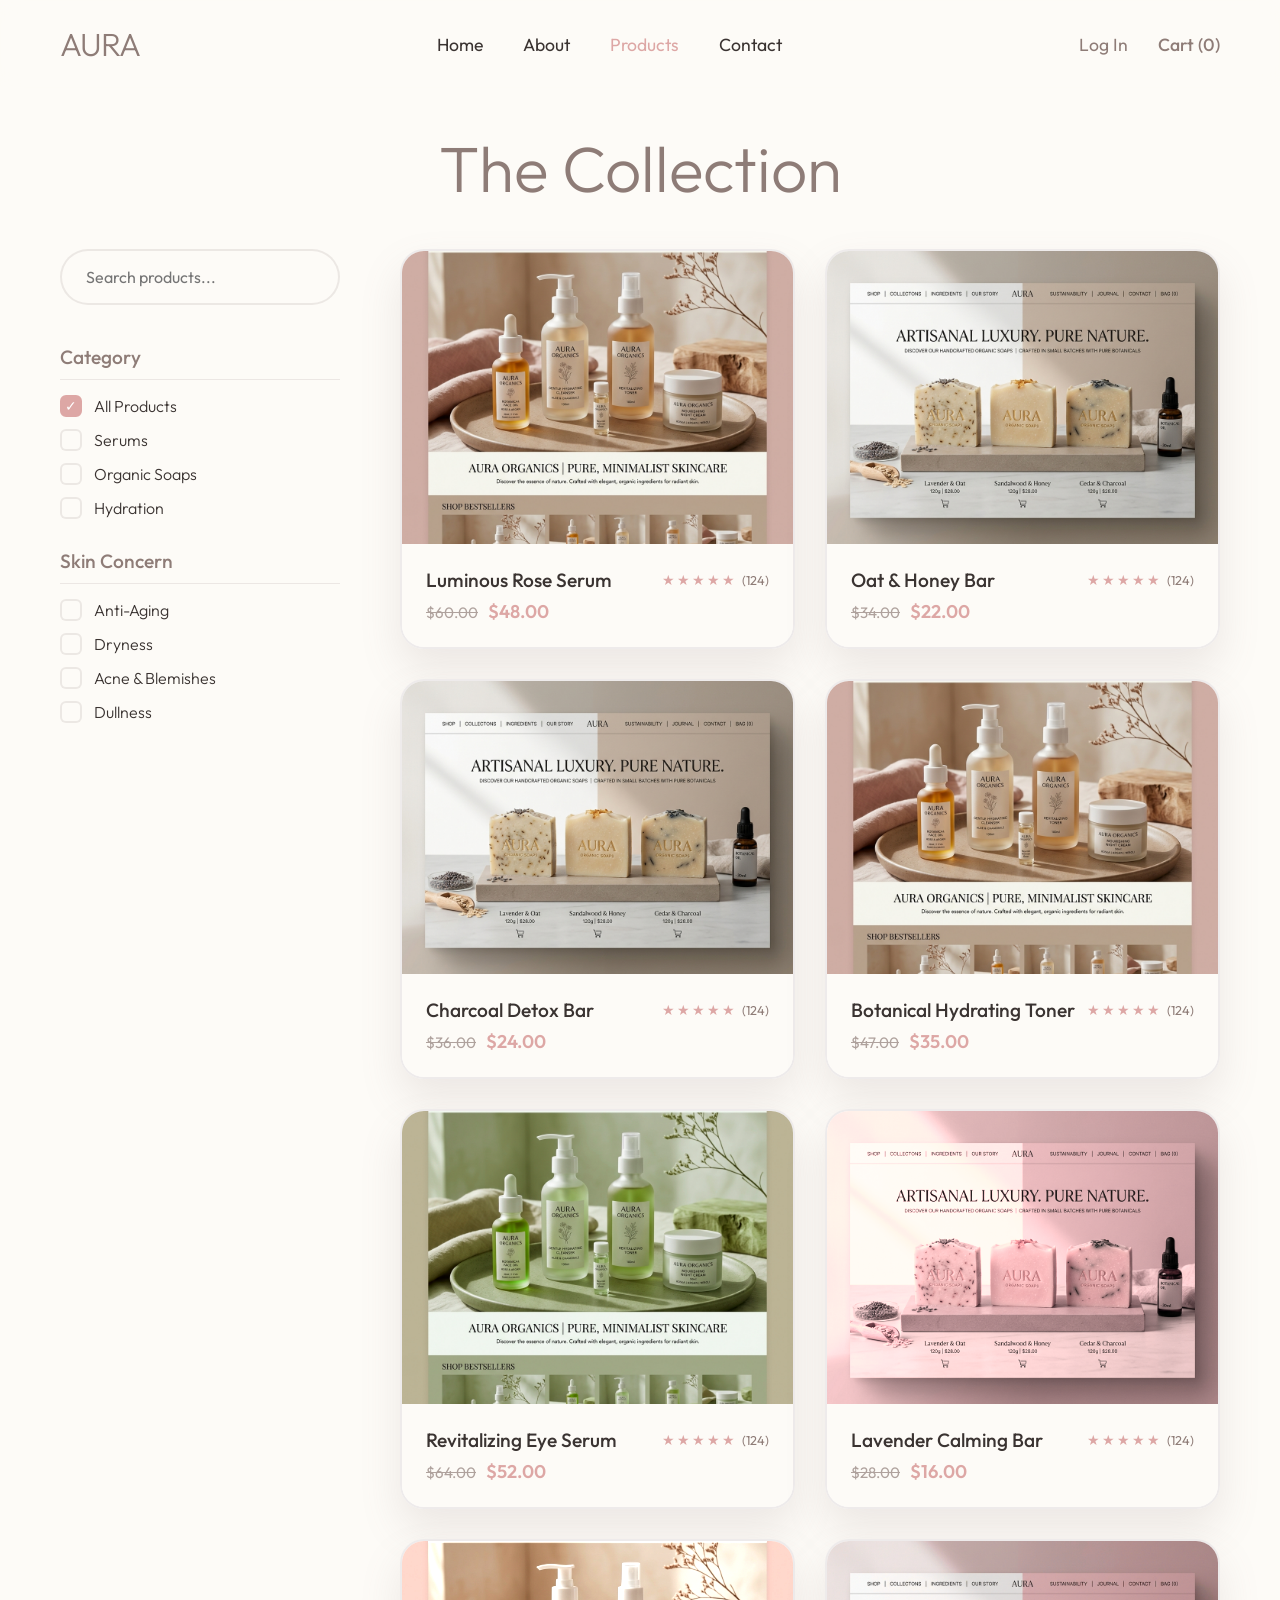
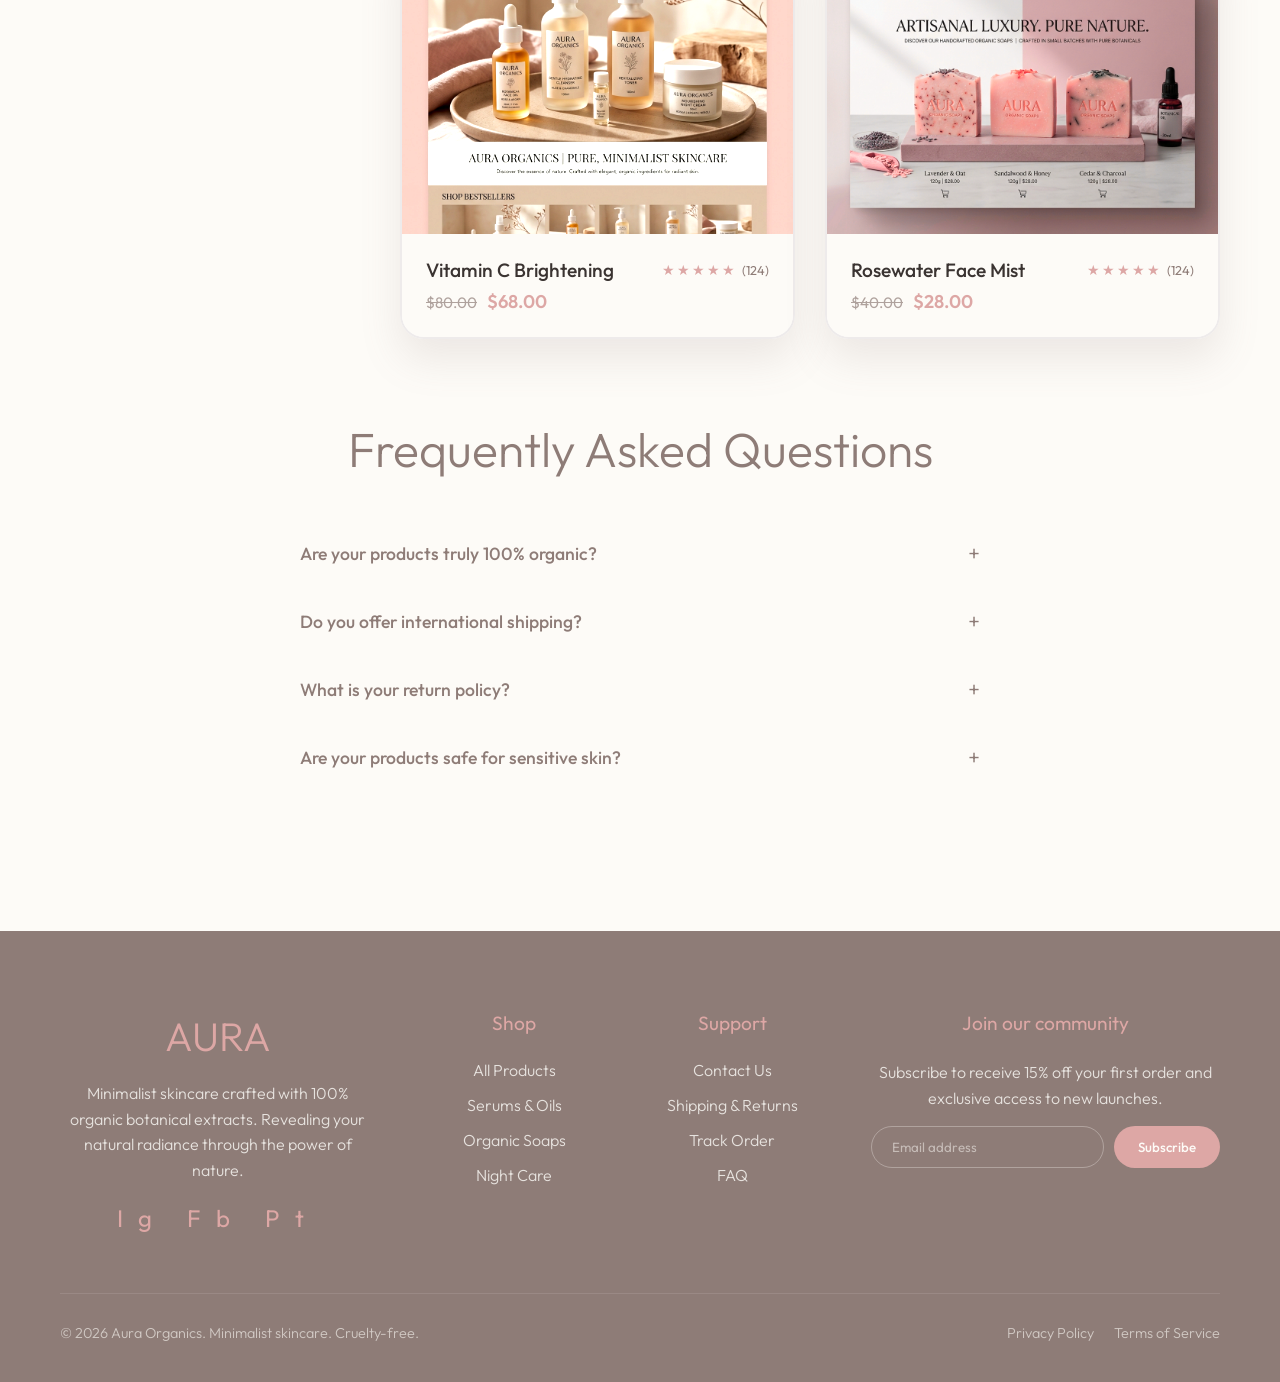
<file: products.html>
<!DOCTYPE html>
<html lang="en">
<head>
    <meta charset="UTF-8">
    <meta name="viewport" content="width=device-width, initial-scale=1.0">
    <title>Products | Rose Nude</title>
    <link href="https://fonts.googleapis.com/css2?family=Outfit:wght@300;400;500;600&display=swap" rel="stylesheet">
    <link rel="stylesheet" href="styles.css">
</head>
<body>
    <nav class="navbar">
        <div class="nav-brand"><a href="index.html">AURA</a></div>
        <ul class="nav-links">
            <li><a href="index.html">Home</a></li>
            <li><a href="about.html">About</a></li>
            <li><a href="products.html" style="color: var(--dusty-rose);">Products</a></li>
            <li><a href="contact.html">Contact</a></li>
        </ul>
        <div style="display: flex; gap: 30px; align-items: center;">
            <a href="login.html" class="nav-cart" style="font-weight: 400;">Log In</a>
            <a href="checkout.html" class="nav-cart">Cart (0)</a>
        </div>
    </nav>

    <div class="page-container">
        <h1 class="page-title fade-up">The Collection</h1>
        
        <div class="products-layout fade-up">
            <!-- Sidebar Filters -->
            <aside class="products-sidebar">
                <div class="search-container">
                    <input type="text" class="search-input" placeholder="Search products...">
                </div>
                
                <div class="filter-group">
                    <h3>Category</h3>
                    <label class="filter-label"><input type="checkbox" class="filter-checkbox" checked> All Products</label>
                    <label class="filter-label"><input type="checkbox" class="filter-checkbox"> Serums</label>
                    <label class="filter-label"><input type="checkbox" class="filter-checkbox"> Organic Soaps</label>
                    <label class="filter-label"><input type="checkbox" class="filter-checkbox"> Hydration</label>
                </div>
                
                <div class="filter-group">
                    <h3>Skin Concern</h3>
                    <label class="filter-label"><input type="checkbox" class="filter-checkbox"> Anti-Aging</label>
                    <label class="filter-label"><input type="checkbox" class="filter-checkbox"> Dryness</label>
                    <label class="filter-label"><input type="checkbox" class="filter-checkbox"> Acne & Blemishes</label>
                    <label class="filter-label"><input type="checkbox" class="filter-checkbox"> Dullness</label>
                </div>
            </aside>
            
            <!-- Main Grid -->
            <main class="products-main">
                <section class="bento-grid">
            
            <!-- Card 1 -->
            <div class="bento-card" onclick="this.classList.toggle('flipped')">
                <div class="card-inner">
                    <div class="card-front">
                        <div class="image-wrapper">
                            <img src="images/organic_cosmetic_bottles_1779094160746.png" alt="Rose Serum">
                        </div>
                        <div class="card-info">
                            <div class="card-info-header">
                                <h3>Luminous Rose Serum</h3>
                                <div class="card-stars">★★★★★ <span>(124)</span></div>
                            </div>
                            <div class="card-price-group">
                                <del>$60.00</del>
                                <span class="sale-price">$48.00</span>
                            </div>
                        </div>
                    </div>
                    <div class="card-back">
                        <h3>Organic Ingredients</h3>
                        <ul>
                            <li>Damask Rose Extract</li>
                            <li>Cold-pressed Rosehip Oil</li>
                            <li>Vegan Hyaluronic Acid</li>
                        </ul>
                        <a href="product-single.html" class="add-to-cart">View Details</a>
                    </div>
                </div>
            </div>

            <!-- Card 2 -->
            <div class="bento-card" onclick="this.classList.toggle('flipped')">
                <div class="card-inner">
                    <div class="card-front">
                        <div class="image-wrapper">
                            <img src="images/luxury_soap_bars_1779094179620.png" alt="Oat & Honey Soap">
                        </div>
                        <div class="card-info">
                            <div class="card-info-header">
                                <h3>Oat & Honey Bar</h3>
                                <div class="card-stars">★★★★★ <span>(124)</span></div>
                            </div>
                            <div class="card-price-group">
                                <del>$34.00</del>
                                <span class="sale-price">$22.00</span>
                            </div>
                        </div>
                    </div>
                    <div class="card-back">
                        <h3>Organic Ingredients</h3>
                        <ul>
                            <li>Colloidal Oatmeal</li>
                            <li>Raw Manuka Honey</li>
                            <li>Shea Butter</li>
                        </ul>
                        <a href="product-single.html" class="add-to-cart">View Details</a>
                    </div>
                </div>
            </div>

            <!-- Card 3 -->
            <div class="bento-card" onclick="this.classList.toggle('flipped')">
                <div class="card-inner">
                    <div class="card-front">
                        <div class="image-wrapper">
                            <img src="images/luxury_soap_bars_1779094179620.png" alt="Charcoal Soap">
                        </div>
                        <div class="card-info">
                            <div class="card-info-header">
                                <h3>Charcoal Detox Bar</h3>
                                <div class="card-stars">★★★★★ <span>(124)</span></div>
                            </div>
                            <div class="card-price-group">
                                <del>$36.00</del>
                                <span class="sale-price">$24.00</span>
                            </div>
                        </div>
                    </div>
                    <div class="card-back">
                        <h3>Organic Ingredients</h3>
                        <ul>
                            <li>Activated Charcoal</li>
                            <li>Tea Tree Oil</li>
                            <li>Coconut Oil</li>
                        </ul>
                        <a href="product-single.html" class="add-to-cart">View Details</a>
                    </div>
                </div>
            </div>
            
            <!-- Card 4 (Duplicate for display) -->
            <div class="bento-card" onclick="this.classList.toggle('flipped')">
                <div class="card-inner">
                    <div class="card-front">
                        <div class="image-wrapper">
                            <img src="images/organic_cosmetic_bottles_1779094160746.png" alt="Hydrating Toner">
                        </div>
                        <div class="card-info">
                            <div class="card-info-header">
                                <h3>Botanical Hydrating Toner</h3>
                                <div class="card-stars">★★★★★ <span>(124)</span></div>
                            </div>
                            <div class="card-price-group">
                                <del>$47.00</del>
                                <span class="sale-price">$35.00</span>
                            </div>
                        </div>
                    </div>
                    <div class="card-back">
                        <h3>Organic Ingredients</h3>
                        <ul>
                            <li>Aloe Vera Juice</li>
                            <li>Chamomile Extract</li>
                            <li>Witch Hazel</li>
                        </ul>
                        <a href="product-single.html" class="add-to-cart">View Details</a>
                    </div>
                </div>
            </div>

            <!-- Card 5 -->
            <div class="bento-card" onclick="this.classList.toggle('flipped')">
                <div class="card-inner">
                    <div class="card-front">
                        <div class="image-wrapper">
                            <img src="images/organic_cosmetic_bottles_1779094160746.png" alt="Revitalizing Eye Serum" style="filter: hue-rotate(45deg);">
                        </div>
                        <div class="card-info">
                            <div class="card-info-header">
                                <h3>Revitalizing Eye Serum</h3>
                                <div class="card-stars">★★★★★ <span>(124)</span></div>
                            </div>
                            <div class="card-price-group">
                                <del>$64.00</del>
                                <span class="sale-price">$52.00</span>
                            </div>
                        </div>
                    </div>
                    <div class="card-back">
                        <h3>Organic Ingredients</h3>
                        <ul>
                            <li>Green Tea Extract</li>
                            <li>Caffeine</li>
                            <li>Peptides</li>
                        </ul>
                        <a href="product-single.html" class="add-to-cart">View Details</a>
                    </div>
                </div>
            </div>

            <!-- Card 6 -->
            <div class="bento-card" onclick="this.classList.toggle('flipped')">
                <div class="card-inner">
                    <div class="card-front">
                        <div class="image-wrapper">
                            <img src="images/luxury_soap_bars_1779094179620.png" alt="Lavender Calming Bar" style="filter: sepia(0.5) hue-rotate(-50deg);">
                        </div>
                        <div class="card-info">
                            <div class="card-info-header">
                                <h3>Lavender Calming Bar</h3>
                                <div class="card-stars">★★★★★ <span>(124)</span></div>
                            </div>
                            <div class="card-price-group">
                                <del>$28.00</del>
                                <span class="sale-price">$16.00</span>
                            </div>
                        </div>
                    </div>
                    <div class="card-back">
                        <h3>Organic Ingredients</h3>
                        <ul>
                            <li>French Lavender</li>
                            <li>Olive Oil</li>
                            <li>Shea Butter</li>
                        </ul>
                        <a href="product-single.html" class="add-to-cart">View Details</a>
                    </div>
                </div>
            </div>

            <!-- Card 7 -->
            <div class="bento-card" onclick="this.classList.toggle('flipped')">
                <div class="card-inner">
                    <div class="card-front">
                        <div class="image-wrapper">
                            <img src="images/organic_cosmetic_bottles_1779094160746.png" alt="Vitamin C Drops" style="filter: brightness(1.2) contrast(1.1);">
                        </div>
                        <div class="card-info">
                            <div class="card-info-header">
                                <h3>Vitamin C Brightening</h3>
                                <div class="card-stars">★★★★★ <span>(124)</span></div>
                            </div>
                            <div class="card-price-group">
                                <del>$80.00</del>
                                <span class="sale-price">$68.00</span>
                            </div>
                        </div>
                    </div>
                    <div class="card-back">
                        <h3>Organic Ingredients</h3>
                        <ul>
                            <li>L-Ascorbic Acid</li>
                            <li>Ferulic Acid</li>
                            <li>Vitamin E</li>
                        </ul>
                        <a href="product-single.html" class="add-to-cart">View Details</a>
                    </div>
                </div>
            </div>

            <!-- Card 8 -->
            <div class="bento-card" onclick="this.classList.toggle('flipped')">
                <div class="card-inner">
                    <div class="card-front">
                        <div class="image-wrapper">
                            <img src="images/luxury_soap_bars_1779094179620.png" alt="Rosewater Face Mist" style="filter: hue-rotate(320deg) saturate(1.5);">
                        </div>
                        <div class="card-info">
                            <div class="card-info-header">
                                <h3>Rosewater Face Mist</h3>
                                <div class="card-stars">★★★★★ <span>(124)</span></div>
                            </div>
                            <div class="card-price-group">
                                <del>$40.00</del>
                                <span class="sale-price">$28.00</span>
                            </div>
                        </div>
                    </div>
                    <div class="card-back">
                        <h3>Organic Ingredients</h3>
                        <ul>
                            <li>Pure Rose Hydrosol</li>
                            <li>Glycerin</li>
                            <li>Aloe Vera</li>
                        </ul>
                        <a href="product-single.html" class="add-to-cart">View Details</a>
                    </div>
                </div>
            </div>

                </section>
            </main>
        </div>
    </div>

    <!-- Global FAQ -->
    <section class="global-faq-section page-container fade-up">
        <h2 class="page-title" style="margin-bottom: 40px; font-size: 3rem;">Frequently Asked Questions</h2>
        <div class="vertical-accordion">
            <div class="accordion-item">
                <button class="accordion-header" onclick="toggleAccordion(this)">
                    Are your products truly 100% organic? <span class="icon">+</span>
                </button>
                <div class="accordion-content">
                    <p>Yes. Every botanical extract, oil, and butter we use is certified organic, sourced from sustainable farms without the use of pesticides or synthetic fertilizers.</p>
                </div>
            </div>
            <div class="accordion-item">
                <button class="accordion-header" onclick="toggleAccordion(this)">
                    Do you offer international shipping? <span class="icon">+</span>
                </button>
                <div class="accordion-content">
                    <p>We currently ship to the US, Canada, UK, and select countries in the EU. International shipping rates are calculated at checkout.</p>
                </div>
            </div>
            <div class="accordion-item">
                <button class="accordion-header" onclick="toggleAccordion(this)">
                    What is your return policy? <span class="icon">+</span>
                </button>
                <div class="accordion-content">
                    <p>We offer a 30-day money-back guarantee. If you are not completely satisfied with your Aura Organics purchase, simply return the gently used product for a full refund.</p>
                </div>
            </div>
            <div class="accordion-item">
                <button class="accordion-header" onclick="toggleAccordion(this)">
                    Are your products safe for sensitive skin? <span class="icon">+</span>
                </button>
                <div class="accordion-content">
                    <p>Absolutely. Our minimalist approach means we formulate without harsh chemicals, synthetic fragrances, or common irritants, making our collection ideal for sensitive skin.</p>
                </div>
            </div>
        </div>
    </section>

    <!-- Global Footer -->
    <footer class="global-footer fade-up">
        <div class="footer-container">
            <div class="footer-col brand-col">
                <h2>AURA</h2>
                <p>Minimalist skincare crafted with 100% organic botanical extracts. Revealing your natural radiance through the power of nature.</p>
                <div style="font-size: 1.5rem; letter-spacing: 15px; margin-top: 20px;">
                    <a href="#" style="color: var(--dusty-rose); text-decoration: none;">Ig</a>
                    <a href="#" style="color: var(--dusty-rose); text-decoration: none;">Fb</a>
                    <a href="#" style="color: var(--dusty-rose); text-decoration: none;">Pt</a>
                </div>
            </div>
            <div class="footer-col">
                <h3>Shop</h3>
                <ul>
                    <li><a href="products.html">All Products</a></li>
                    <li><a href="products.html">Serums & Oils</a></li>
                    <li><a href="products.html">Organic Soaps</a></li>
                    <li><a href="products.html">Night Care</a></li>
                </ul>
            </div>
            <div class="footer-col">
                <h3>Support</h3>
                <ul>
                    <li><a href="contact.html">Contact Us</a></li>
                    <li><a href="#">Shipping & Returns</a></li>
                    <li><a href="#">Track Order</a></li>
                    <li><a href="#">FAQ</a></li>
                </ul>
            </div>
            <div class="footer-col newsletter-col">
                <h3>Join our community</h3>
                <p style="margin-bottom: 15px;">Subscribe to receive 15% off your first order and exclusive access to new launches.</p>
                <div class="newsletter-form">
                    <input type="email" placeholder="Email address">
                    <button type="button" onclick="alert('Subscribed successfully!')">Subscribe</button>
                </div>
            </div>
        </div>
        <div class="footer-bottom">
            <div>&copy; 2026 Aura Organics. Minimalist skincare. Cruelty-free.</div>
            <div style="display: flex; gap: 20px;">
                <a href="#" style="color: inherit; text-decoration: none;">Privacy Policy</a>
                <a href="#" style="color: inherit; text-decoration: none;">Terms of Service</a>
            </div>
        </div>
    </footer>

    <script src="script.js"></script>
</body>
</html>
</file>
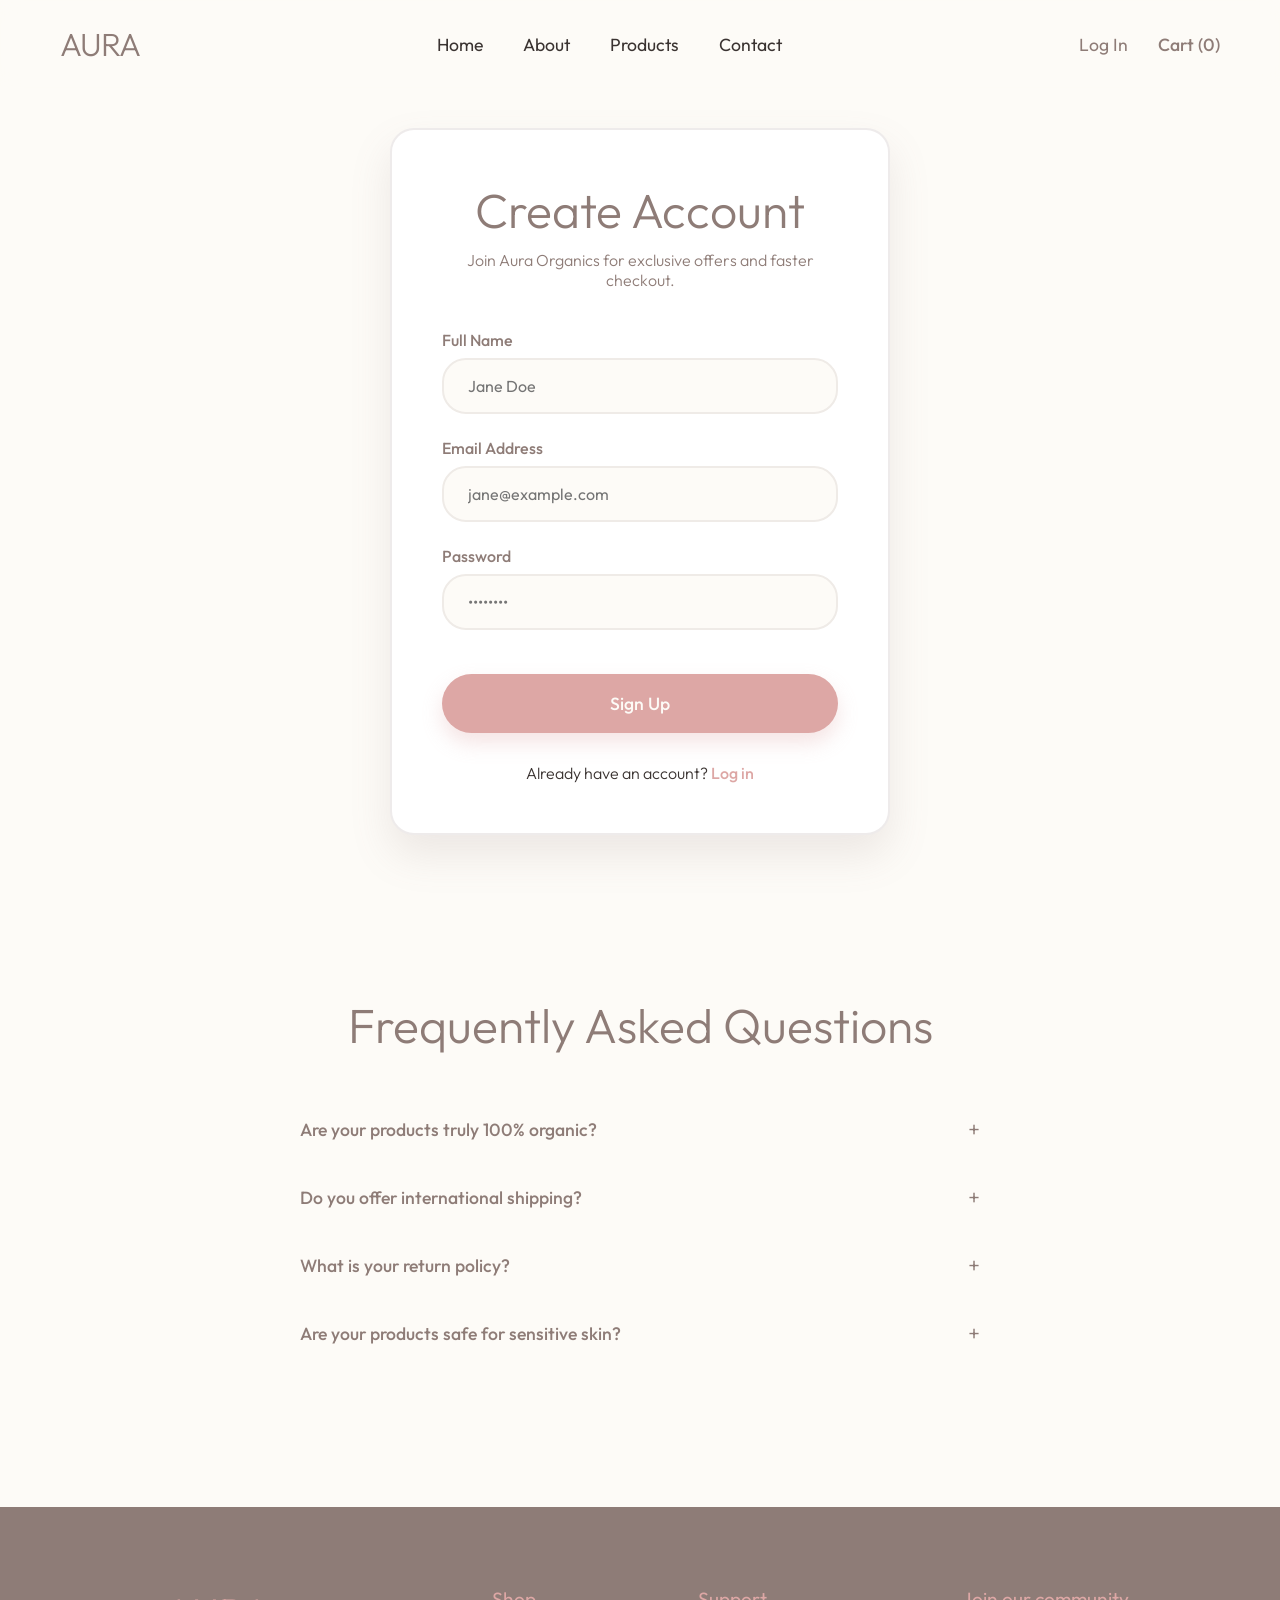
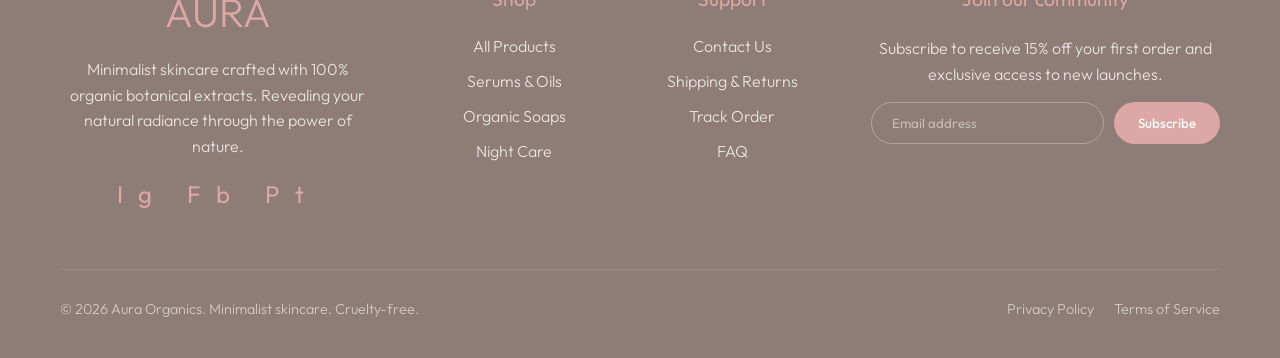
<file: signup.html>
<!DOCTYPE html>
<html lang="en">
<head>
    <meta charset="UTF-8">
    <meta name="viewport" content="width=device-width, initial-scale=1.0">
    <title>Sign Up | Rose Nude</title>
    <link href="https://fonts.googleapis.com/css2?family=Outfit:wght@300;400;500;600&display=swap" rel="stylesheet">
    <link rel="stylesheet" href="styles.css">
</head>
<body>
    <nav class="navbar">
        <div class="nav-brand"><a href="index.html">AURA</a></div>
        <ul class="nav-links">
            <li><a href="index.html">Home</a></li>
            <li><a href="about.html">About</a></li>
            <li><a href="products.html">Products</a></li>
            <li><a href="contact.html">Contact</a></li>
        </ul>
        <div style="display: flex; gap: 30px; align-items: center;">
            <a href="login.html" class="nav-cart" style="font-weight: 400;">Log In</a>
            <a href="checkout.html" class="nav-cart">Cart (0)</a>
        </div>
    </nav>

    <div class="page-container" style="display: flex; justify-content: center; align-items: center; min-height: 70vh;">
        <div class="form-container fade-up" style="margin: 0; max-width: 500px; width: 100%;">
            <h1 class="page-title" style="font-size: 3rem; margin-bottom: 10px;">Create Account</h1>
            <p style="text-align: center; color: var(--warm-taupe); margin-bottom: 40px; font-weight: 300;">Join Aura Organics for exclusive offers and faster checkout.</p>
            
            <form onsubmit="event.preventDefault(); alert('Account created successfully!');">
                <div class="form-group">
                    <label for="name">Full Name</label>
                    <input type="text" id="name" class="form-input" required placeholder="Jane Doe">
                </div>

                <div class="form-group">
                    <label for="email">Email Address</label>
                    <input type="email" id="email" class="form-input" required placeholder="jane@example.com">
                </div>
                
                <div class="form-group">
                    <label for="password">Password</label>
                    <input type="password" id="password" class="form-input" required placeholder="••••••••">
                </div>
                
                <button type="submit" class="cta-button" style="width: 100%; margin-top: 20px;">Sign Up</button>
                
                <p style="text-align: center; margin-top: 30px; font-weight: 300; color: var(--text-dark);">
                    Already have an account? <a href="login.html" style="color: var(--dusty-rose); font-weight: 500; text-decoration: none;">Log in</a>
                </p>
            </form>
        </div>
    </div>

    <!-- Global FAQ -->
    <section class="global-faq-section page-container fade-up" style="margin-top: 80px;">
        <h2 class="page-title" style="margin-bottom: 40px; font-size: 3rem;">Frequently Asked Questions</h2>
        <div class="vertical-accordion">
            <div class="accordion-item">
                <button class="accordion-header" onclick="toggleAccordion(this)">
                    Are your products truly 100% organic? <span class="icon">+</span>
                </button>
                <div class="accordion-content">
                    <p>Yes. Every botanical extract, oil, and butter we use is certified organic, sourced from sustainable farms without the use of pesticides or synthetic fertilizers.</p>
                </div>
            </div>
            <div class="accordion-item">
                <button class="accordion-header" onclick="toggleAccordion(this)">
                    Do you offer international shipping? <span class="icon">+</span>
                </button>
                <div class="accordion-content">
                    <p>We currently ship to the US, Canada, UK, and select countries in the EU. International shipping rates are calculated at checkout.</p>
                </div>
            </div>
            <div class="accordion-item">
                <button class="accordion-header" onclick="toggleAccordion(this)">
                    What is your return policy? <span class="icon">+</span>
                </button>
                <div class="accordion-content">
                    <p>We offer a 30-day money-back guarantee. If you are not completely satisfied with your Aura Organics purchase, simply return the gently used product for a full refund.</p>
                </div>
            </div>
            <div class="accordion-item">
                <button class="accordion-header" onclick="toggleAccordion(this)">
                    Are your products safe for sensitive skin? <span class="icon">+</span>
                </button>
                <div class="accordion-content">
                    <p>Absolutely. Our minimalist approach means we formulate without harsh chemicals, synthetic fragrances, or common irritants, making our collection ideal for sensitive skin.</p>
                </div>
            </div>
        </div>
    </section>

    <!-- Global Footer -->
    <footer class="global-footer fade-up">
        <div class="footer-container">
            <div class="footer-col brand-col">
                <h2>AURA</h2>
                <p>Minimalist skincare crafted with 100% organic botanical extracts. Revealing your natural radiance through the power of nature.</p>
                <div style="font-size: 1.5rem; letter-spacing: 15px; margin-top: 20px;">
                    <a href="#" style="color: var(--dusty-rose); text-decoration: none;">Ig</a>
                    <a href="#" style="color: var(--dusty-rose); text-decoration: none;">Fb</a>
                    <a href="#" style="color: var(--dusty-rose); text-decoration: none;">Pt</a>
                </div>
            </div>
            <div class="footer-col">
                <h3>Shop</h3>
                <ul>
                    <li><a href="products.html">All Products</a></li>
                    <li><a href="products.html">Serums & Oils</a></li>
                    <li><a href="products.html">Organic Soaps</a></li>
                    <li><a href="products.html">Night Care</a></li>
                </ul>
            </div>
            <div class="footer-col">
                <h3>Support</h3>
                <ul>
                    <li><a href="contact.html">Contact Us</a></li>
                    <li><a href="#">Shipping & Returns</a></li>
                    <li><a href="#">Track Order</a></li>
                    <li><a href="#">FAQ</a></li>
                </ul>
            </div>
            <div class="footer-col newsletter-col">
                <h3>Join our community</h3>
                <p style="margin-bottom: 15px;">Subscribe to receive 15% off your first order and exclusive access to new launches.</p>
                <div class="newsletter-form">
                    <input type="email" placeholder="Email address">
                    <button type="button" onclick="alert('Subscribed successfully!')">Subscribe</button>
                </div>
            </div>
        </div>
        <div class="footer-bottom">
            <div>&copy; 2026 Aura Organics. Minimalist skincare. Cruelty-free.</div>
            <div style="display: flex; gap: 20px;">
                <a href="#" style="color: inherit; text-decoration: none;">Privacy Policy</a>
                <a href="#" style="color: inherit; text-decoration: none;">Terms of Service</a>
            </div>
        </div>
    </footer>

    <script src="script.js"></script>
</body>
</html>
</file>
<file: styles.css>
:root {
    --dusty-rose: #DDA7A5;
    --warm-taupe: #8E7C77;
    --clean-white: #FDFBF7;
    --text-dark: #3A3331;
    --shadow-soft: 0 20px 40px rgba(142, 124, 119, 0.15);
    --shadow-hover: 0 30px 60px rgba(142, 124, 119, 0.25);
    --radius: 24px;
    --border-soft: 2px solid rgba(142, 124, 119, 0.15);
    --transition-butter: all 0.6s cubic-bezier(0.16, 1, 0.3, 1);
}

/* Buttery Animations */
.fade-up {
    opacity: 0;
    transform: translateY(40px);
    transition: opacity 0.8s cubic-bezier(0.16, 1, 0.3, 1), transform 0.8s cubic-bezier(0.16, 1, 0.3, 1);
}
.fade-up.visible {
    opacity: 1;
    transform: translateY(0);
}

* {
    margin: 0;
    padding: 0;
    box-sizing: border-box;
}

body {
    font-family: 'Outfit', sans-serif;
    background-color: var(--clean-white);
    color: var(--text-dark);
    min-height: 100vh;
    display: flex;
    flex-direction: column;
    overflow-x: hidden;
}

/* Navbar */
.navbar {
    display: flex;
    justify-content: space-between;
    align-items: center;
    padding: 24px 60px;
    background-color: rgba(253, 251, 247, 0.9);
    backdrop-filter: blur(10px);
    position: sticky;
    top: 0;
    z-index: 100;
}

.nav-brand a {
    font-size: 2rem;
    font-weight: 300;
    color: var(--warm-taupe);
    text-decoration: none;
    letter-spacing: -1px;
}

.nav-links {
    display: flex;
    gap: 40px;
    list-style: none;
}

.nav-links a {
    text-decoration: none;
    color: var(--text-dark);
    font-weight: 400;
    font-size: 1.1rem;
    transition: color 0.3s ease;
}

.nav-links a:hover {
    color: var(--dusty-rose);
}

.nav-cart {
    font-weight: 500;
    color: var(--warm-taupe);
    text-decoration: none;
    font-size: 1.1rem;
}

/* Page Layouts */
.page-container {
    width: 100%;
    max-width: 1600px;
    margin: 0 auto;
    padding: 40px 60px;
    flex: 1;
}

.page-title {
    font-size: 4rem;
    font-weight: 300;
    color: var(--warm-taupe);
    margin-bottom: 40px;
    text-align: center;
}

.section-subtext {
    text-align: center;
    color: var(--dusty-rose);
    font-size: 1.25rem;
    font-weight: 300;
    margin-bottom: 50px;
    max-width: 600px;
    margin-left: auto;
    margin-right: auto;
    line-height: 1.6;
}

/* Split Layout for Home */
.split-layout {
    display: flex;
    width: 100%;
    max-width: 1600px;
    margin: 0 auto;
    padding: 40px 60px;
    gap: 60px;
    min-height: calc(100vh - 100px);
}

.hero-section {
    flex: 1;
    display: flex;
    flex-direction: column;
    justify-content: center;
}

.hero-content h1 {
    font-size: 5rem;
    font-weight: 300;
    color: var(--warm-taupe);
    margin-bottom: 10px;
    letter-spacing: -2px;
}

.subtitle {
    font-size: 1.5rem;
    font-weight: 400;
    color: var(--dusty-rose);
    margin-bottom: 30px;
    text-transform: uppercase;
    letter-spacing: 2px;
}

.description {
    font-size: 1.125rem;
    line-height: 1.6;
    color: var(--warm-taupe);
    margin-bottom: 40px;
    max-width: 400px;
}

.cta-button {
    padding: 16px 40px;
    font-size: 1.1rem;
    font-weight: 500;
    font-family: 'Outfit', sans-serif;
    background-color: var(--dusty-rose);
    color: var(--clean-white);
    border: 2px solid transparent;
    border-radius: 50px;
    cursor: pointer;
    transition: var(--transition-butter);
    box-shadow: 0 10px 20px rgba(221, 167, 165, 0.3);
    text-decoration: none;
    display: inline-block;
    text-align: center;
}

.cta-button:hover {
    background-color: var(--warm-taupe);
    border: 2px solid var(--clean-white);
    transform: translateY(-4px);
    box-shadow: 0 20px 40px rgba(142, 124, 119, 0.3);
}

/* Bento Grid */
.bento-section {
    flex: 1.2;
    display: flex;
    align-items: center;
}

.bento-grid {
    display: grid;
    grid-template-columns: repeat(auto-fit, minmax(300px, 1fr));
    grid-auto-rows: 400px;
    gap: 30px;
    width: 100%;
}

.home-bento {
    grid-template-columns: repeat(2, 1fr);
    grid-template-rows: repeat(2, 1fr);
    height: 80vh;
}

.card-large {
    grid-column: 1 / 2;
    grid-row: 1 / 3;
}

/* 3D Flip Card Styles */
.bento-card {
    background-color: transparent;
    border-radius: var(--radius);
    perspective: 1000px;
    cursor: pointer;
    height: 100%;
}

.card-inner {
    position: relative;
    width: 100%;
    height: 100%;
    text-align: center;
    transition: transform 0.8s cubic-bezier(0.4, 0.2, 0.2, 1), box-shadow var(--transition-butter);
    transform-style: preserve-3d;
    border-radius: var(--radius);
    box-shadow: var(--shadow-soft);
}

.bento-card:hover .card-inner {
    box-shadow: var(--shadow-hover);
}

.bento-card.flipped .card-inner {
    transform: rotateY(180deg);
}

.card-front, .card-back {
    position: absolute;
    width: 100%;
    height: 100%;
    -webkit-backface-visibility: hidden;
    backface-visibility: hidden;
    border-radius: var(--radius);
    border: var(--border-soft);
    overflow: hidden;
    background-color: white;
    transition: var(--transition-butter);
}

.bento-card:hover .card-front, .bento-card:hover .card-back {
    border-color: var(--dusty-rose);
}

.card-front {
    display: flex;
    flex-direction: column;
}

.image-wrapper {
    flex: 1;
    overflow: hidden;
}

.image-wrapper img {
    width: 100%;
    height: 100%;
    object-fit: cover;
    transition: transform 0.5s ease;
}

.bento-card:hover .image-wrapper img {
    transform: scale(1.05);
}

.card-info {
    padding: 24px;
    background: var(--clean-white);
    display: flex;
    flex-direction: column;
    align-items: flex-start;
    gap: 8px;
    text-align: left;
}
.card-info-header {
    display: flex;
    justify-content: space-between;
    width: 100%;
    align-items: center;
}
.card-info h3 {
    font-size: 1.2rem;
    font-weight: 500;
    color: var(--text-dark);
    margin: 0;
}
.card-stars {
    color: var(--dusty-rose);
    font-size: 0.9rem;
    letter-spacing: 2px;
}
.card-stars span {
    color: var(--warm-taupe);
    font-size: 0.8rem;
    letter-spacing: normal;
}
.card-price-group {
    display: flex;
    gap: 10px;
    align-items: baseline;
}
.card-price-group del {
    color: var(--warm-taupe);
    font-size: 0.95rem;
    opacity: 0.7;
}
.card-price-group .sale-price {
    font-size: 1.15rem;
    font-weight: 600;
    color: var(--dusty-rose);
}

.card-back {
    background-color: var(--warm-taupe);
    color: var(--clean-white);
    transform: rotateY(180deg);
    display: flex;
    flex-direction: column;
    justify-content: center;
    align-items: flex-start;
    padding: 40px;
}

.card-back h3 {
    font-size: 1.5rem;
    font-weight: 400;
    margin-bottom: 24px;
    color: var(--dusty-rose);
}

.card-back ul {
    list-style: none;
    margin-bottom: 30px;
    text-align: left;
}

.card-back ul li {
    font-size: 1.1rem;
    margin-bottom: 12px;
    padding-left: 20px;
    position: relative;
    font-weight: 300;
}

.card-back ul li::before {
    content: '•';
    color: var(--dusty-rose);
    position: absolute;
    left: 0;
}

.add-to-cart {
    padding: 12px 24px;
    background-color: var(--clean-white);
    color: var(--text-dark);
    border: none;
    border-radius: 50px;
    font-family: 'Outfit', sans-serif;
    font-size: 1rem;
    font-weight: 500;
    cursor: pointer;
    transition: all 0.3s ease;
    margin-top: auto;
    text-decoration: none;
    display: inline-block;
}

.add-to-cart:hover {
    background-color: var(--dusty-rose);
    color: var(--clean-white);
}

/* Single Product Layout */
.single-product-container {
    display: flex;
    gap: 60px;
    align-items: flex-start;
}

.product-image {
    flex: 1;
    border-radius: var(--radius);
    overflow: hidden;
    box-shadow: var(--shadow-soft);
}

.product-image img {
    width: 100%;
    height: auto;
    display: block;
}

.product-details {
    flex: 1;
}

.product-details h1 {
    font-size: 3rem;
    color: var(--warm-taupe);
    margin-bottom: 15px;
}

.product-price {
    font-size: 2rem;
    color: var(--dusty-rose);
    margin-bottom: 30px;
}

.product-description {
    font-size: 1.1rem;
    line-height: 1.6;
    margin-bottom: 40px;
}

.trust-ingredients {
    background-color: var(--warm-taupe);
    color: var(--clean-white);
    padding: 30px;
    border-radius: var(--radius);
    margin-bottom: 40px;
}

.trust-ingredients h3 {
    color: var(--dusty-rose);
    margin-bottom: 15px;
}

/* Forms & Checkout */
.form-container {
    max-width: 600px;
    margin: 0 auto;
    background: white;
    padding: 50px;
    border-radius: var(--radius);
    border: var(--border-soft);
    box-shadow: var(--shadow-soft);
}

.checkout-grid {
    display: grid;
    grid-template-columns: 1fr 1fr;
    gap: 40px;
}

.form-group {
    margin-bottom: 24px;
}

.form-group label {
    display: block;
    margin-bottom: 8px;
    font-weight: 500;
    color: var(--warm-taupe);
}

.form-input {
    width: 100%;
    padding: 16px 24px;
    border: 2px solid #EFEBE7;
    border-radius: var(--radius);
    font-family: 'Outfit', sans-serif;
    font-size: 1rem;
    transition: all 0.3s ease;
    background-color: var(--clean-white);
}

.form-input:focus {
    outline: none;
    border-color: var(--dusty-rose);
    box-shadow: 0 0 0 4px rgba(221, 167, 165, 0.1);
}

textarea.form-input {
    resize: vertical;
    min-height: 150px;
}

/* Footer */
footer {
    text-align: center;
    padding: 40px;
    color: var(--warm-taupe);
    margin-top: auto;
}

/* Responsive */
@media (max-width: 1024px) {
    .split-layout, .single-product-container, .checkout-grid {
        flex-direction: column;
        height: auto;
        padding: 20px;
    }
    .home-bento {
        height: 600px;
    }
    .checkout-grid {
        display: flex;
    }
}
@media (max-width: 768px) {
    .nav-links {
        display: none;
    }
    .home-bento {
        grid-template-columns: 1fr;
        grid-template-rows: auto;
        height: auto;
    }
    .card-large {
        grid-column: 1;
        grid-row: auto;
        height: 400px;
    }
}

/* Homepage Additions */
/* Categories Section: Buttery Flex Accordion */
.category-accordion {
    display: flex;
    gap: 20px;
    height: 450px;
}
.acc-panel {
    flex: 1;
    border-radius: var(--radius);
    background-color: #EFEBE7;
    border: var(--border-soft);
    padding: 40px 30px;
    cursor: pointer;
    transition: flex 0.8s cubic-bezier(0.16, 1, 0.3, 1), background-color 0.8s, border-color 0.8s, box-shadow 0.8s;
    display: flex;
    flex-direction: column;
    justify-content: flex-end;
    overflow: hidden;
    position: relative;
}
.acc-panel:hover {
    flex: 2.5;
    background-color: var(--dusty-rose);
    border-color: var(--dusty-rose);
    box-shadow: var(--shadow-hover);
}
.acc-panel h3 {
    font-size: 2.2rem;
    font-weight: 400;
    color: var(--warm-taupe);
    transition: transform 0.8s cubic-bezier(0.16, 1, 0.3, 1), color 0.8s;
    white-space: nowrap;
    transform-origin: left bottom;
}
.acc-panel:hover h3 {
    color: var(--clean-white);
    transform: translateY(-80px) scale(1.1);
}
.acc-content {
    opacity: 0;
    transform: translateY(30px);
    transition: opacity 0.6s ease, transform 0.8s cubic-bezier(0.16, 1, 0.3, 1);
    color: var(--clean-white);
    position: absolute;
    bottom: 40px;
    left: 30px;
    right: 30px;
    pointer-events: none;
}
.acc-content p {
    font-size: 1.1rem;
    line-height: 1.5;
    font-weight: 300;
}
.acc-panel:hover .acc-content {
    opacity: 1;
    transform: translateY(0);
    transition-delay: 0.15s;
}

/* Trust Badges Marquee */
.trust-marquee-section {
    overflow: hidden;
    background-color: var(--warm-taupe);
    color: var(--clean-white);
    padding: 60px 0;
    margin: 80px 0;
    display: flex;
    white-space: nowrap;
}
.marquee-track {
    display: inline-flex;
    animation: marqueeScroll 25s linear infinite;
}
.marquee-track:hover {
    animation-play-state: paused;
}
.marquee-item {
    font-size: 2.5rem;
    font-weight: 300;
    text-transform: uppercase;
    letter-spacing: 3px;
    color: var(--dusty-rose);
}
@keyframes marqueeScroll {
    0% { transform: translateX(0); }
    100% { transform: translateX(-50%); }
}

/* Reviews Section */
.review-card {
    background-color: white;
    padding: 40px;
    border-radius: var(--radius);
    border: var(--border-soft);
    box-shadow: var(--shadow-soft);
    display: flex;
    flex-direction: column;
    transition: var(--transition-butter);
}
.review-card:hover {
    transform: translateY(-8px);
    box-shadow: var(--shadow-hover);
    border-color: var(--dusty-rose);
}
.review-card p {
    font-size: 1.1rem;
    line-height: 1.6;
    color: var(--text-dark);
    margin-bottom: 20px;
    flex: 1;
    font-style: italic;
}
.review-card .author {
    font-weight: 600;
    color: var(--warm-taupe);
}

/* Single Product Layout Extensions */
.product-gallery {
    flex: 1;
    display: flex;
    flex-direction: column;
    gap: 20px;
}
.main-image {
    border-radius: var(--radius);
    overflow: hidden;
    box-shadow: var(--shadow-soft);
    border: var(--border-soft);
    height: 600px;
}
.main-image img {
    width: 100%;
    height: 100%;
    object-fit: cover;
    transition: var(--transition-butter);
}
.gallery-thumbnails {
    display: flex;
    gap: 15px;
}
.thumb {
    width: 100px;
    height: 100px;
    border-radius: 12px;
    object-fit: cover;
    cursor: pointer;
    border: 2px solid transparent;
    transition: var(--transition-butter);
    opacity: 0.6;
}
.thumb.active-thumb, .thumb:hover {
    border-color: var(--dusty-rose);
    opacity: 1;
}

.product-rating {
    color: var(--dusty-rose);
    font-size: 1.2rem;
    margin-bottom: 10px;
    letter-spacing: 2px;
}
.product-rating span {
    color: var(--text-dark);
    font-size: 0.9rem;
    letter-spacing: normal;
    margin-left: 8px;
    font-weight: 300;
}

.product-price {
    display: flex;
    align-items: baseline;
    gap: 15px;
    margin-bottom: 20px;
}
.product-price del {
    color: var(--warm-taupe);
    font-size: 1.4rem;
    opacity: 0.7;
}
.product-price .sale-price {
    color: var(--dusty-rose);
    font-size: 2.5rem;
    font-weight: 500;
}

.urgency-timer {
    background-color: #EFEBE7;
    border: var(--border-soft);
    border-radius: 12px;
    padding: 12px 20px;
    color: var(--warm-taupe);
    font-weight: 300;
    margin-bottom: 30px;
    display: inline-block;
}
.urgency-timer strong {
    font-family: monospace;
    font-size: 1.1rem;
    color: var(--dusty-rose);
    margin-left: 8px;
}

.variants-section {
    display: flex;
    gap: 40px;
    margin-bottom: 40px;
}
.variant-group label {
    display: block;
    font-size: 0.9rem;
    color: var(--warm-taupe);
    margin-bottom: 10px;
    text-transform: uppercase;
    letter-spacing: 1px;
}
.color-swatches {
    display: flex;
    gap: 12px;
}
.swatch {
    width: 32px;
    height: 32px;
    border-radius: 50%;
    cursor: pointer;
    border: 2px solid transparent;
    transition: var(--transition-butter);
}
.swatch.active, .swatch:hover {
    box-shadow: 0 0 0 4px rgba(221, 167, 165, 0.3);
    border-color: var(--clean-white);
}

.size-pills {
    display: flex;
    gap: 12px;
}
.size-pill {
    padding: 8px 20px;
    border-radius: 50px;
    border: var(--border-soft);
    cursor: pointer;
    font-weight: 300;
    transition: var(--transition-butter);
}
.size-pill.active, .size-pill:hover {
    background-color: var(--dusty-rose);
    color: var(--clean-white);
    border-color: var(--dusty-rose);
}

.product-actions {
    display: flex;
    gap: 20px;
    margin-bottom: 30px;
}
.primary-btn {
    flex: 2;
}
.secondary-btn {
    flex: 1;
    background-color: transparent;
    color: var(--dusty-rose);
    border: 2px solid var(--dusty-rose);
    box-shadow: none;
}
.secondary-btn:hover {
    background-color: rgba(221, 167, 165, 0.1);
    color: var(--dusty-rose);
    border-color: var(--dusty-rose);
    box-shadow: none;
}

.product-share {
    margin-bottom: 40px;
}
.product-share a {
    color: var(--warm-taupe);
    text-decoration: none;
    font-weight: 300;
    transition: color 0.3s;
}
.product-share a:hover {
    color: var(--dusty-rose);
}

/* Vertical Accordion (Used for FAQs & Product Details) */
.vertical-accordion {
    margin-top: 40px;
    border-top: 1px solid var(--border-soft);
}
.accordion-item {
    border-bottom: 1px solid var(--border-soft);
}
.accordion-header {
    width: 100%;
    text-align: left;
    background: none;
    border: none;
    padding: 20px 0;
    font-family: 'Outfit', sans-serif;
    font-size: 1.1rem;
    font-weight: 500;
    color: var(--warm-taupe);
    cursor: pointer;
    display: flex;
    justify-content: space-between;
    align-items: center;
    transition: color 0.3s;
}
.accordion-header:hover {
    color: var(--dusty-rose);
}
.accordion-header .icon {
    font-size: 1.4rem;
    font-weight: 300;
}
.accordion-content {
    max-height: 0;
    overflow: hidden;
    transition: max-height 0.5s cubic-bezier(0.16, 1, 0.3, 1), padding 0.5s ease;
    padding: 0;
}
.accordion-item.active .accordion-content {
    padding-bottom: 20px;
}
.accordion-item.active .accordion-header {
    color: var(--dusty-rose);
}
.accordion-content p, .accordion-content ul {
    font-size: 1rem;
    line-height: 1.6;
    color: var(--text-dark);
    font-weight: 300;
    margin: 0;
}
.accordion-content ul {
    padding-left: 20px;
}
.accordion-content li {
    margin-bottom: 8px;
}

/* Products Page Layout */
.products-layout {
    display: flex;
    gap: 60px;
    align-items: flex-start;
}
.products-sidebar {
    flex: 0 0 280px;
    position: sticky;
    top: 120px;
}
.search-container {
    margin-bottom: 40px;
}
.search-input {
    width: 100%;
    padding: 16px 24px;
    border: var(--border-soft);
    border-radius: 50px;
    font-family: 'Outfit', sans-serif;
    font-size: 1rem;
    background-color: var(--clean-white);
    transition: var(--transition-butter);
}
.search-input:focus {
    outline: none;
    border-color: var(--dusty-rose);
    box-shadow: 0 0 0 4px rgba(221, 167, 165, 0.1);
}
.filter-group {
    margin-bottom: 30px;
}
.filter-group h3 {
    font-size: 1.2rem;
    font-weight: 500;
    color: var(--warm-taupe);
    margin-bottom: 15px;
    border-bottom: 1px solid rgba(142, 124, 119, 0.15);
    padding-bottom: 10px;
}
.filter-label {
    display: flex;
    align-items: center;
    gap: 12px;
    margin-bottom: 12px;
    cursor: pointer;
    font-weight: 300;
    color: var(--text-dark);
    transition: color 0.3s;
}
.filter-label:hover {
    color: var(--dusty-rose);
}
.filter-checkbox {
    appearance: none;
    -webkit-appearance: none;
    width: 22px;
    height: 22px;
    border: var(--border-soft);
    border-radius: 6px;
    cursor: pointer;
    transition: var(--transition-butter);
    position: relative;
    background-color: var(--clean-white);
}
.filter-checkbox:checked {
    background-color: var(--dusty-rose);
    border-color: var(--dusty-rose);
}
.filter-checkbox:checked::after {
    content: '✓';
    position: absolute;
    color: white;
    font-size: 14px;
    top: 50%;
    left: 50%;
    transform: translate(-50%, -50%);
}
.products-main {
    flex: 1;
}

/* Global Footer */
.global-footer {
    background-color: var(--warm-taupe);
    color: var(--clean-white);
    padding: 80px 60px 40px;
    margin-top: auto;
}
.footer-container {
    max-width: 1600px;
    margin: 0 auto;
    display: grid;
    grid-template-columns: 2fr 1fr 1fr 1.5fr;
    gap: 60px;
    margin-bottom: 60px;
}
.footer-col h2 {
    font-size: 2.5rem;
    font-weight: 300;
    margin-bottom: 20px;
    color: var(--dusty-rose);
}
.footer-col h3 {
    font-size: 1.2rem;
    font-weight: 400;
    margin-bottom: 25px;
    color: var(--dusty-rose);
}
.footer-col p {
    font-weight: 300;
    line-height: 1.6;
    margin-bottom: 20px;
    color: rgba(253, 251, 247, 0.8);
}
.footer-col ul {
    list-style: none;
}
.footer-col ul li {
    margin-bottom: 15px;
}
.footer-col ul li a {
    color: rgba(253, 251, 247, 0.8);
    text-decoration: none;
    font-weight: 300;
    transition: color 0.3s;
}
.footer-col ul li a:hover {
    color: var(--clean-white);
}
.newsletter-form {
    display: flex;
    gap: 10px;
}
.newsletter-form input {
    flex: 1;
    padding: 12px 20px;
    border: 1px solid rgba(253, 251, 247, 0.3);
    background: transparent;
    color: white;
    border-radius: 50px;
    font-family: 'Outfit', sans-serif;
    outline: none;
}
.newsletter-form input::placeholder {
    color: rgba(253, 251, 247, 0.5);
}
.newsletter-form input:focus {
    border-color: var(--dusty-rose);
}
.newsletter-form button {
    padding: 12px 24px;
    background-color: var(--dusty-rose);
    color: var(--clean-white);
    border: none;
    border-radius: 50px;
    cursor: pointer;
    font-family: 'Outfit', sans-serif;
    font-weight: 500;
    transition: background-color 0.3s;
}
.newsletter-form button:hover {
    background-color: var(--clean-white);
    color: var(--dusty-rose);
}
.footer-bottom {
    max-width: 1600px;
    margin: 0 auto;
    border-top: 1px solid rgba(253, 251, 247, 0.1);
    padding-top: 30px;
    display: flex;
    justify-content: space-between;
    align-items: center;
    font-size: 0.9rem;
    font-weight: 300;
    color: rgba(253, 251, 247, 0.6);
}

/* Global FAQ */
.global-faq-section {
    max-width: 800px;
    margin: 0 auto 100px;
}

/* Additional Responsive Utilities for New Sections */
@media (max-width: 1024px) {
    .footer-container {
        grid-template-columns: 1fr 1fr;
    }
    .products-layout {
        flex-direction: column;
        gap: 40px;
    }
    .products-sidebar {
        flex: none;
        width: 100%;
        position: relative;
        top: 0;
    }
    .category-accordion {
        flex-direction: column;
        height: auto;
    }
    .acc-panel {
        min-height: 120px;
    }
    .acc-panel:hover h3 {
        transform: translateY(-40px) scale(1.05);
    }
    .reviews-grid { 
        grid-template-columns: 1fr !important; 
    }
}

/* ==========================================================================
   ADMIN BACK-OFFICE STYLES
   ========================================================================== */

.admin-body {
    background-color: #FDFBF7;
    margin: 0;
    font-family: 'Outfit', sans-serif;
    color: var(--text-dark);
}

.admin-layout {
    display: flex;
    min-height: 100vh;
}

/* Sidebar Navigation */
.admin-sidebar {
    width: 280px;
    background-color: var(--clean-white);
    border-right: 1px solid var(--border-soft);
    display: flex;
    flex-direction: column;
    padding: 30px 0;
    position: fixed;
    height: 100vh;
}

.admin-brand {
    font-size: 2rem;
    font-weight: 300;
    letter-spacing: 2px;
    padding: 0 30px;
    margin-bottom: 50px;
    color: var(--text-dark);
    text-decoration: none;
}
.admin-brand span {
    color: var(--dusty-rose);
}

.admin-nav {
    list-style: none;
    padding: 0;
    margin: 0;
    flex: 1;
}

.admin-nav li a {
    display: flex;
    align-items: center;
    padding: 15px 30px;
    text-decoration: none;
    color: var(--text-dark);
    font-weight: 400;
    transition: all 0.3s ease;
}

.admin-nav li a:hover, .admin-nav li a.active {
    background-color: rgba(212, 163, 142, 0.1);
    color: var(--dusty-rose);
    border-right: 4px solid var(--dusty-rose);
}

/* Main Content Area */
.admin-main {
    flex: 1;
    margin-left: 280px;
    padding: 40px 50px;
}

.admin-header {
    display: flex;
    justify-content: space-between;
    align-items: center;
    margin-bottom: 40px;
}

.admin-title {
    font-size: 2.5rem;
    font-weight: 300;
    color: var(--text-dark);
}

/* Metric Cards */
.admin-metrics {
    display: grid;
    grid-template-columns: repeat(3, 1fr);
    gap: 30px;
    margin-bottom: 50px;
}

.metric-card {
    background-color: var(--clean-white);
    padding: 30px;
    border-radius: var(--radius);
    border: 1px solid var(--border-soft);
    box-shadow: var(--shadow-soft);
}

.metric-title {
    font-size: 1rem;
    color: var(--warm-taupe);
    margin-bottom: 15px;
    font-weight: 400;
}

.metric-value {
    font-size: 2.5rem;
    font-weight: 500;
    color: var(--text-dark);
}

/* Storage Progress Bar */
.storage-monitor {
    background-color: var(--clean-white);
    padding: 30px;
    border-radius: var(--radius);
    border: 1px solid var(--border-soft);
    margin-bottom: 50px;
}

.storage-header {
    display: flex;
    justify-content: space-between;
    margin-bottom: 15px;
}

.progress-track {
    width: 100%;
    height: 12px;
    background-color: #EFEBE7;
    border-radius: 50px;
    overflow: hidden;
}

.progress-fill {
    height: 100%;
    background-color: var(--dusty-rose);
    border-radius: 50px;
    transition: width 1s ease-in-out;
}

/* Data Tables */
.admin-table-container {
    background-color: var(--clean-white);
    border-radius: var(--radius);
    border: 1px solid var(--border-soft);
    overflow: hidden;
    box-shadow: var(--shadow-soft);
}

.admin-table {
    width: 100%;
    border-collapse: collapse;
}

.admin-table th, .admin-table td {
    padding: 20px 30px;
    text-align: left;
    border-bottom: 1px solid var(--border-soft);
}

.admin-table th {
    font-weight: 500;
    color: var(--warm-taupe);
    background-color: #FDFBF7;
}

.admin-table tbody tr:hover {
    background-color: #FDFBF7;
}

.status-badge {
    padding: 6px 12px;
    border-radius: 50px;
    font-size: 0.85rem;
    font-weight: 500;
    display: inline-block;
}
.status-pending { background-color: #FFF3CD; color: #856404; }
.status-shipped { background-color: #D1ECF1; color: #0C5460; }
.status-completed { background-color: #D4EDDA; color: #155724; }

.action-btn {
    padding: 8px 16px;
    border: 1px solid var(--border-soft);
    border-radius: 50px;
    background: var(--clean-white);
    cursor: pointer;
    font-family: 'Outfit';
    transition: all 0.2s;
    font-size: 0.9rem;
    text-decoration: none;
    color: var(--text-dark);
}
.action-btn:hover {
    border-color: var(--dusty-rose);
    color: var(--dusty-rose);
}

.ai-btn {
    background: linear-gradient(135deg, var(--dusty-rose), #B57F6D);
    color: white;
    border: none;
}
.ai-btn:hover {
    box-shadow: 0 4px 15px rgba(212, 163, 142, 0.4);
    transform: translateY(-1px);
    color: white;
}
</file>
